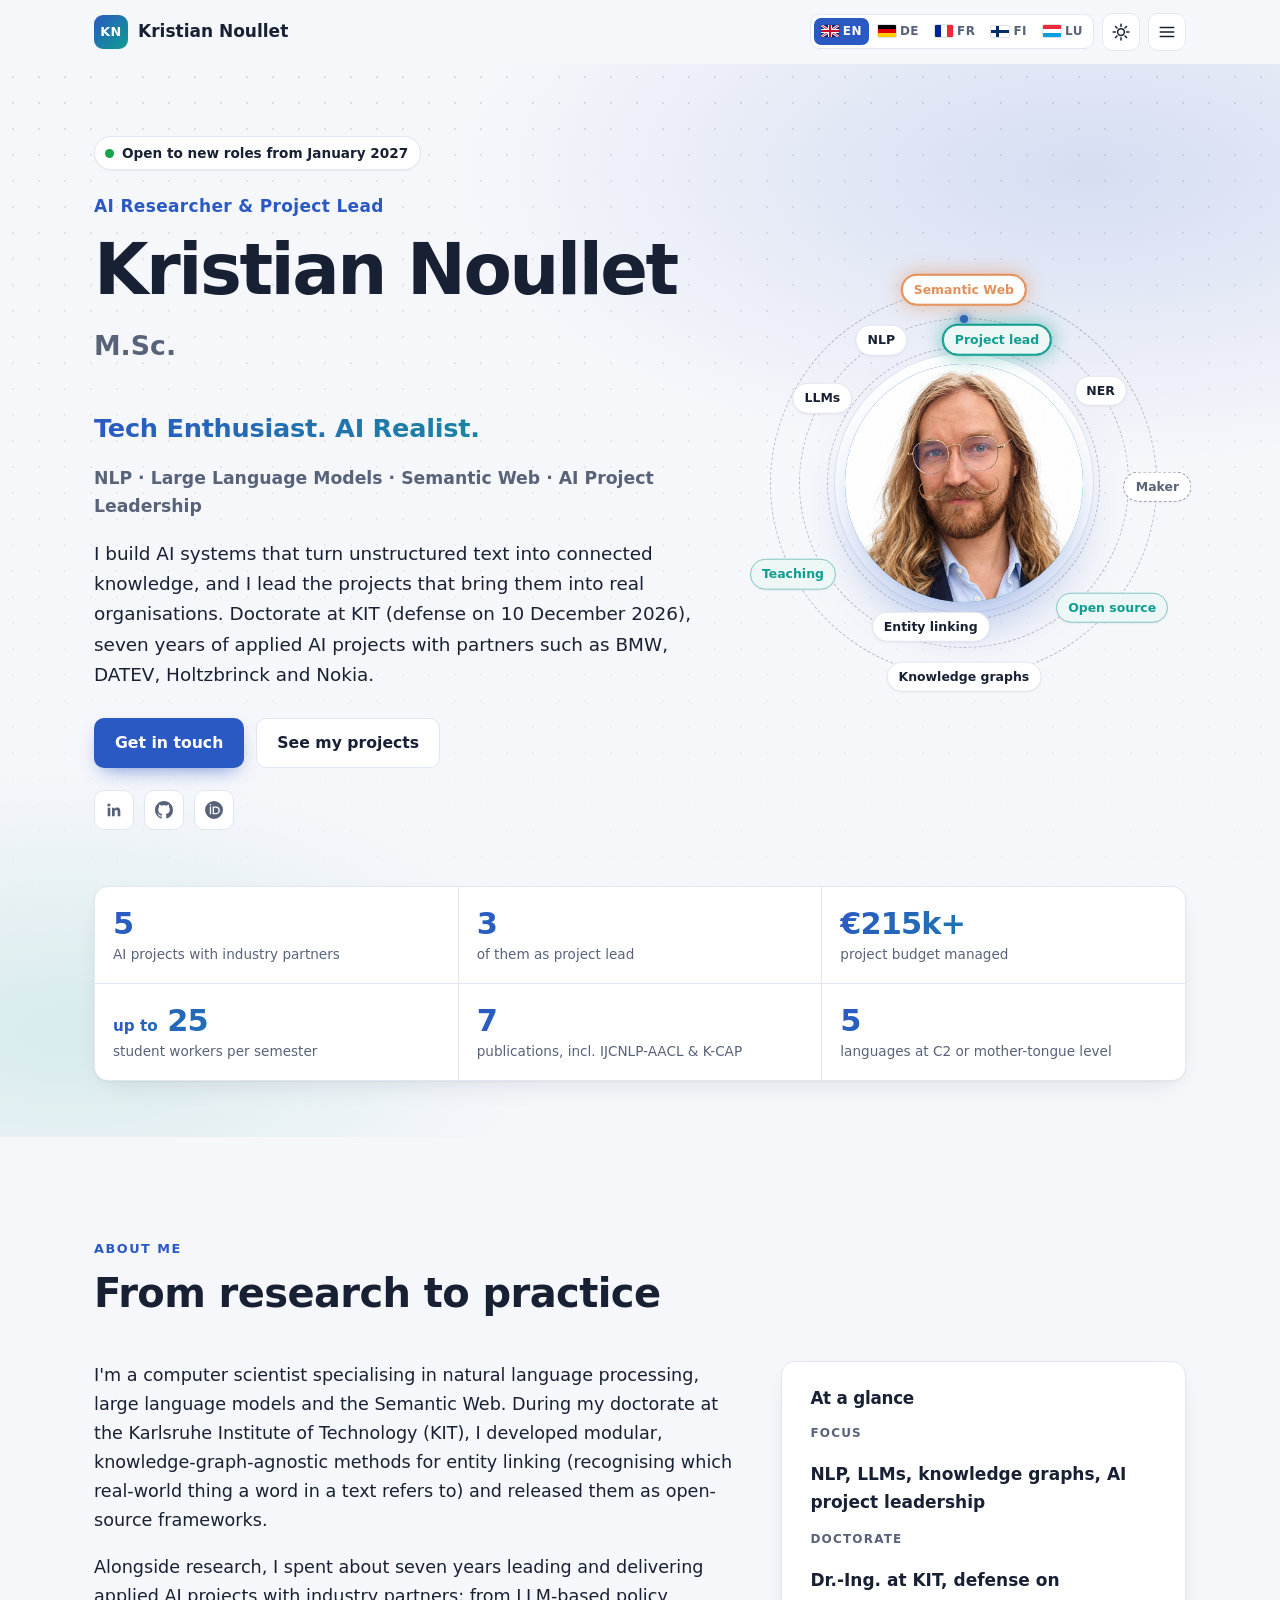
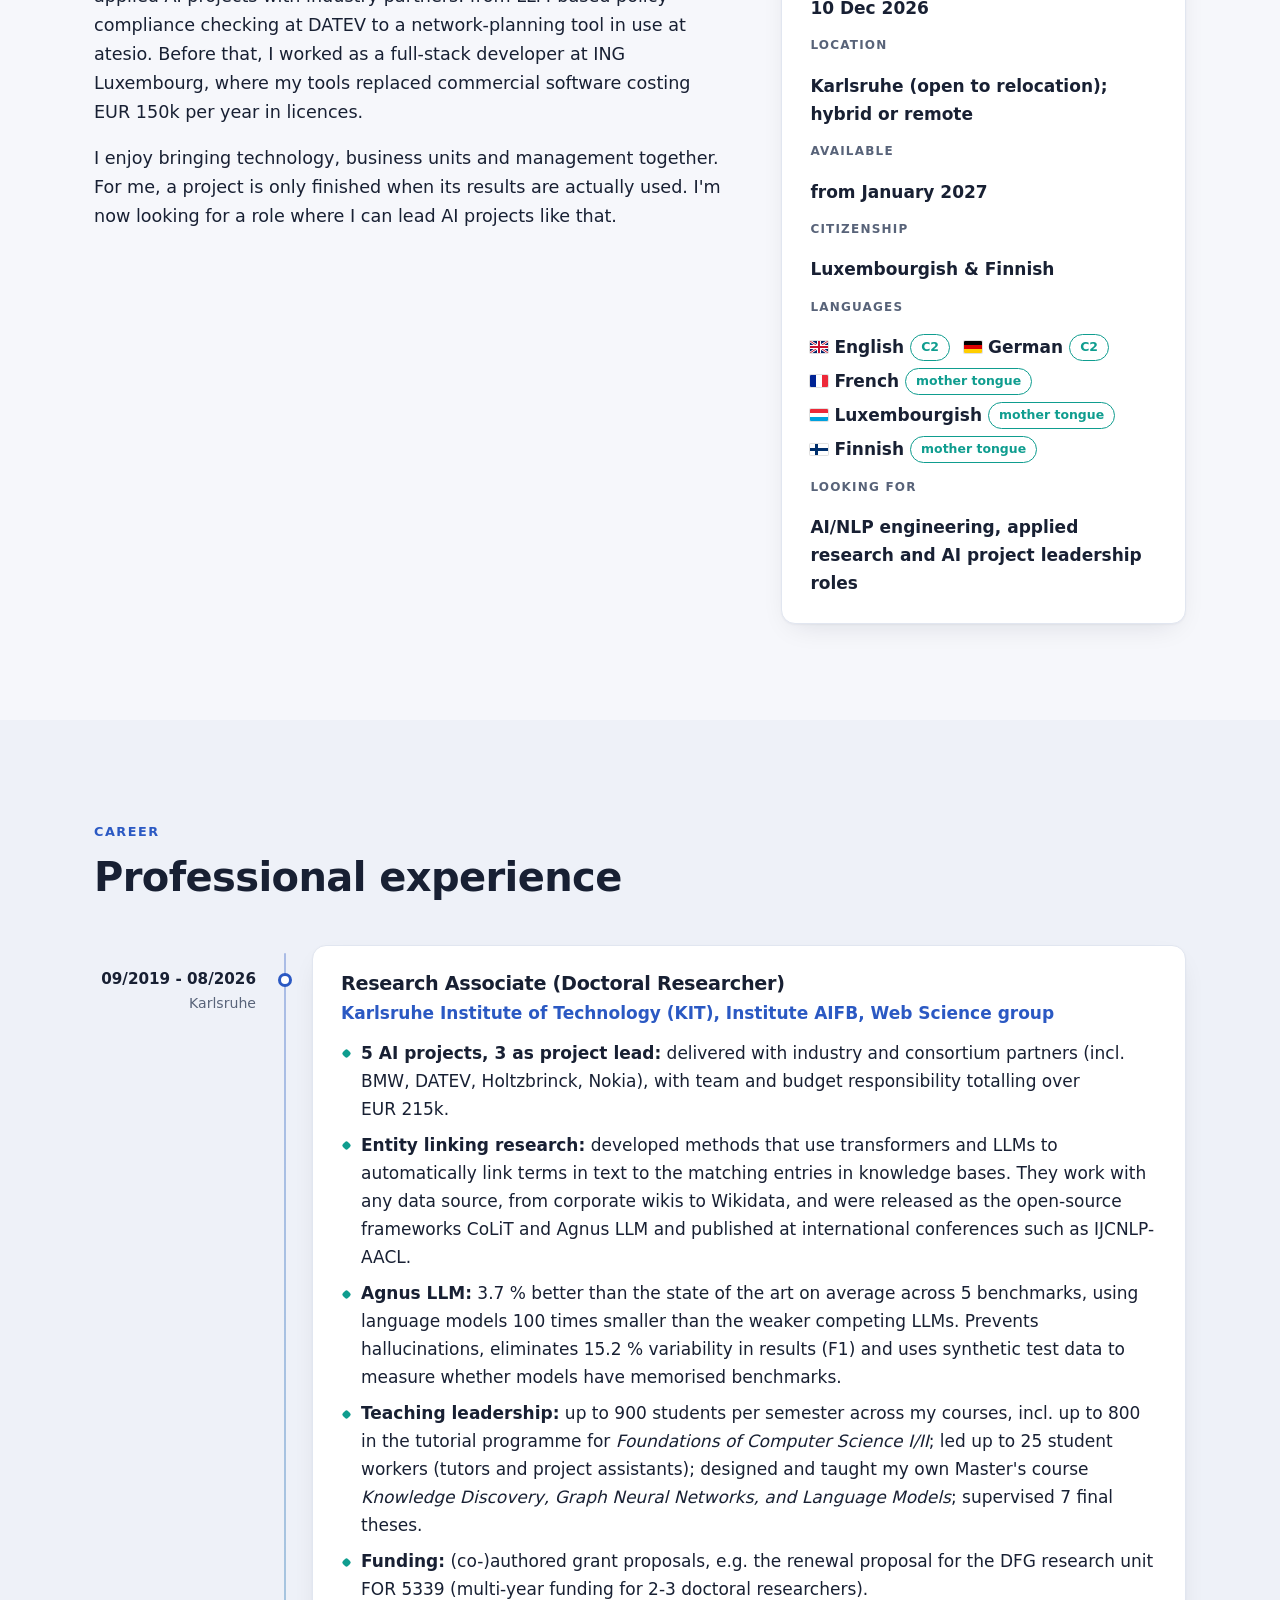
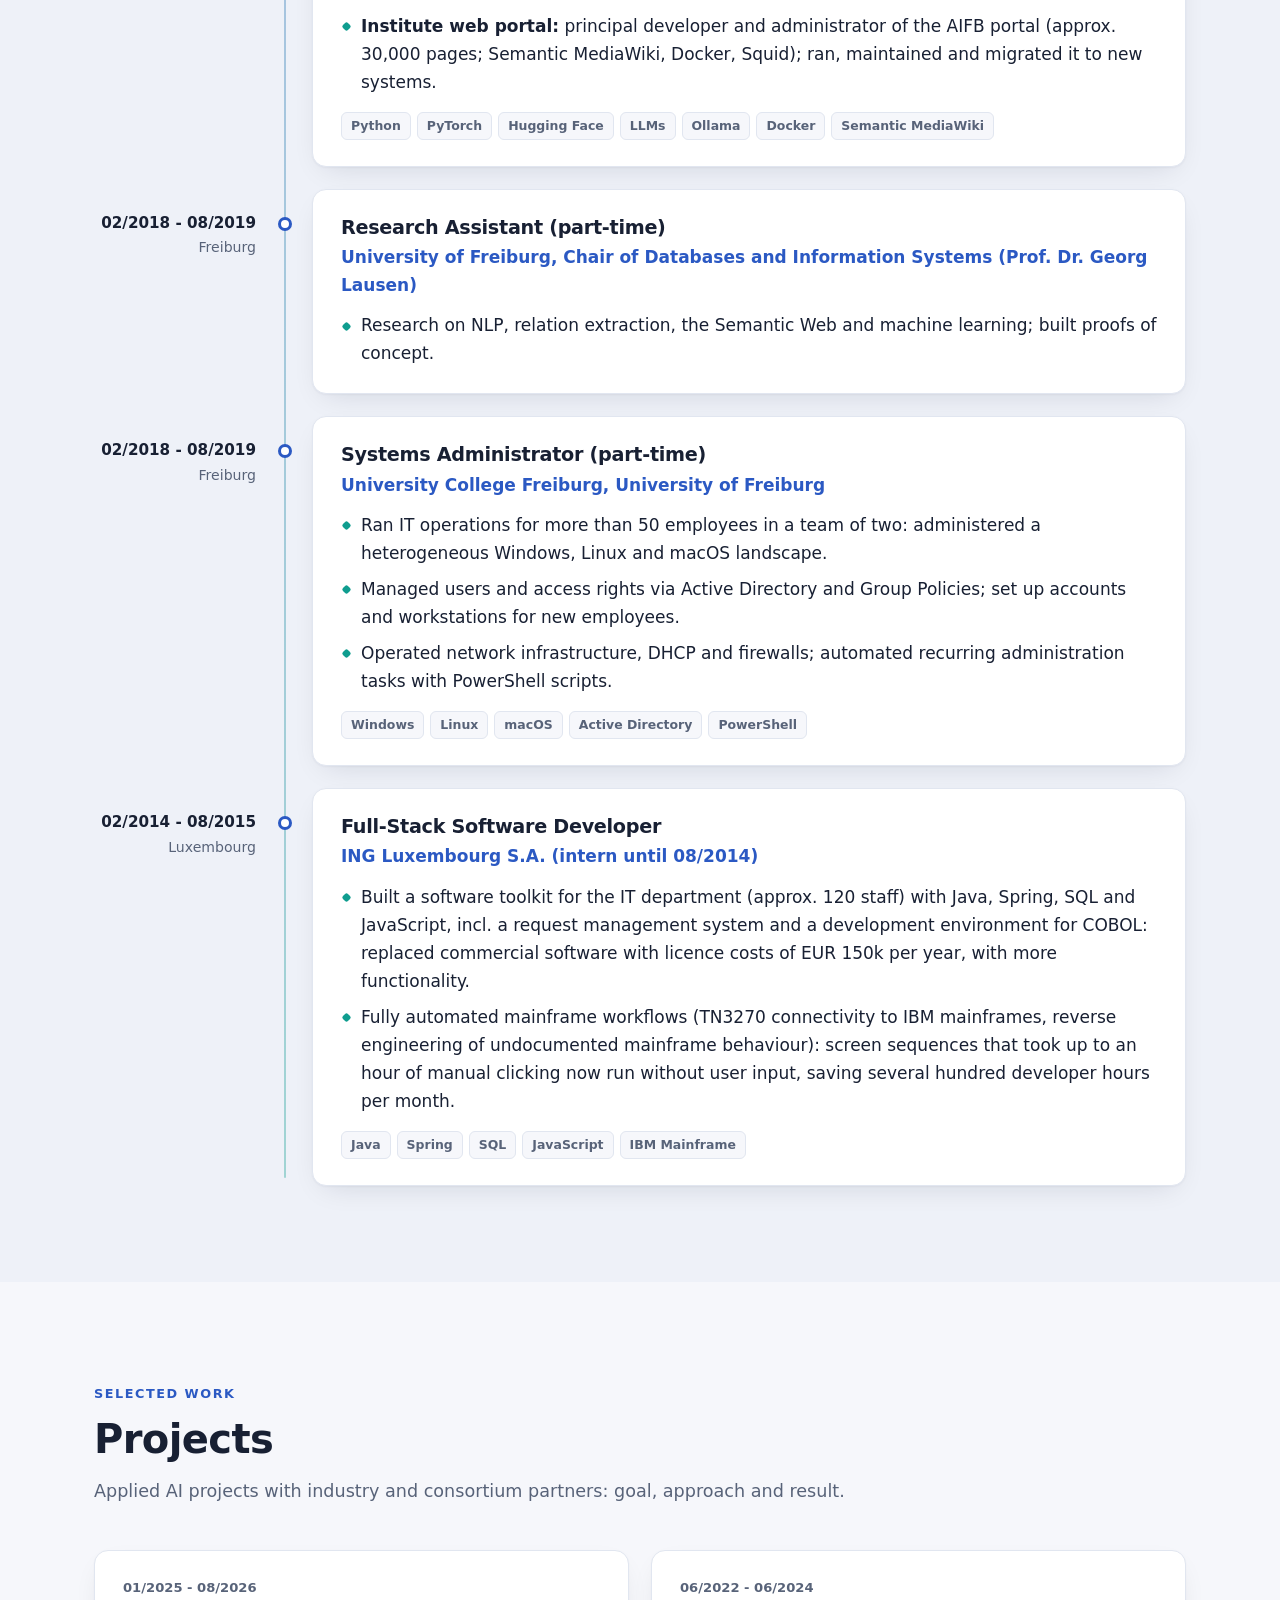
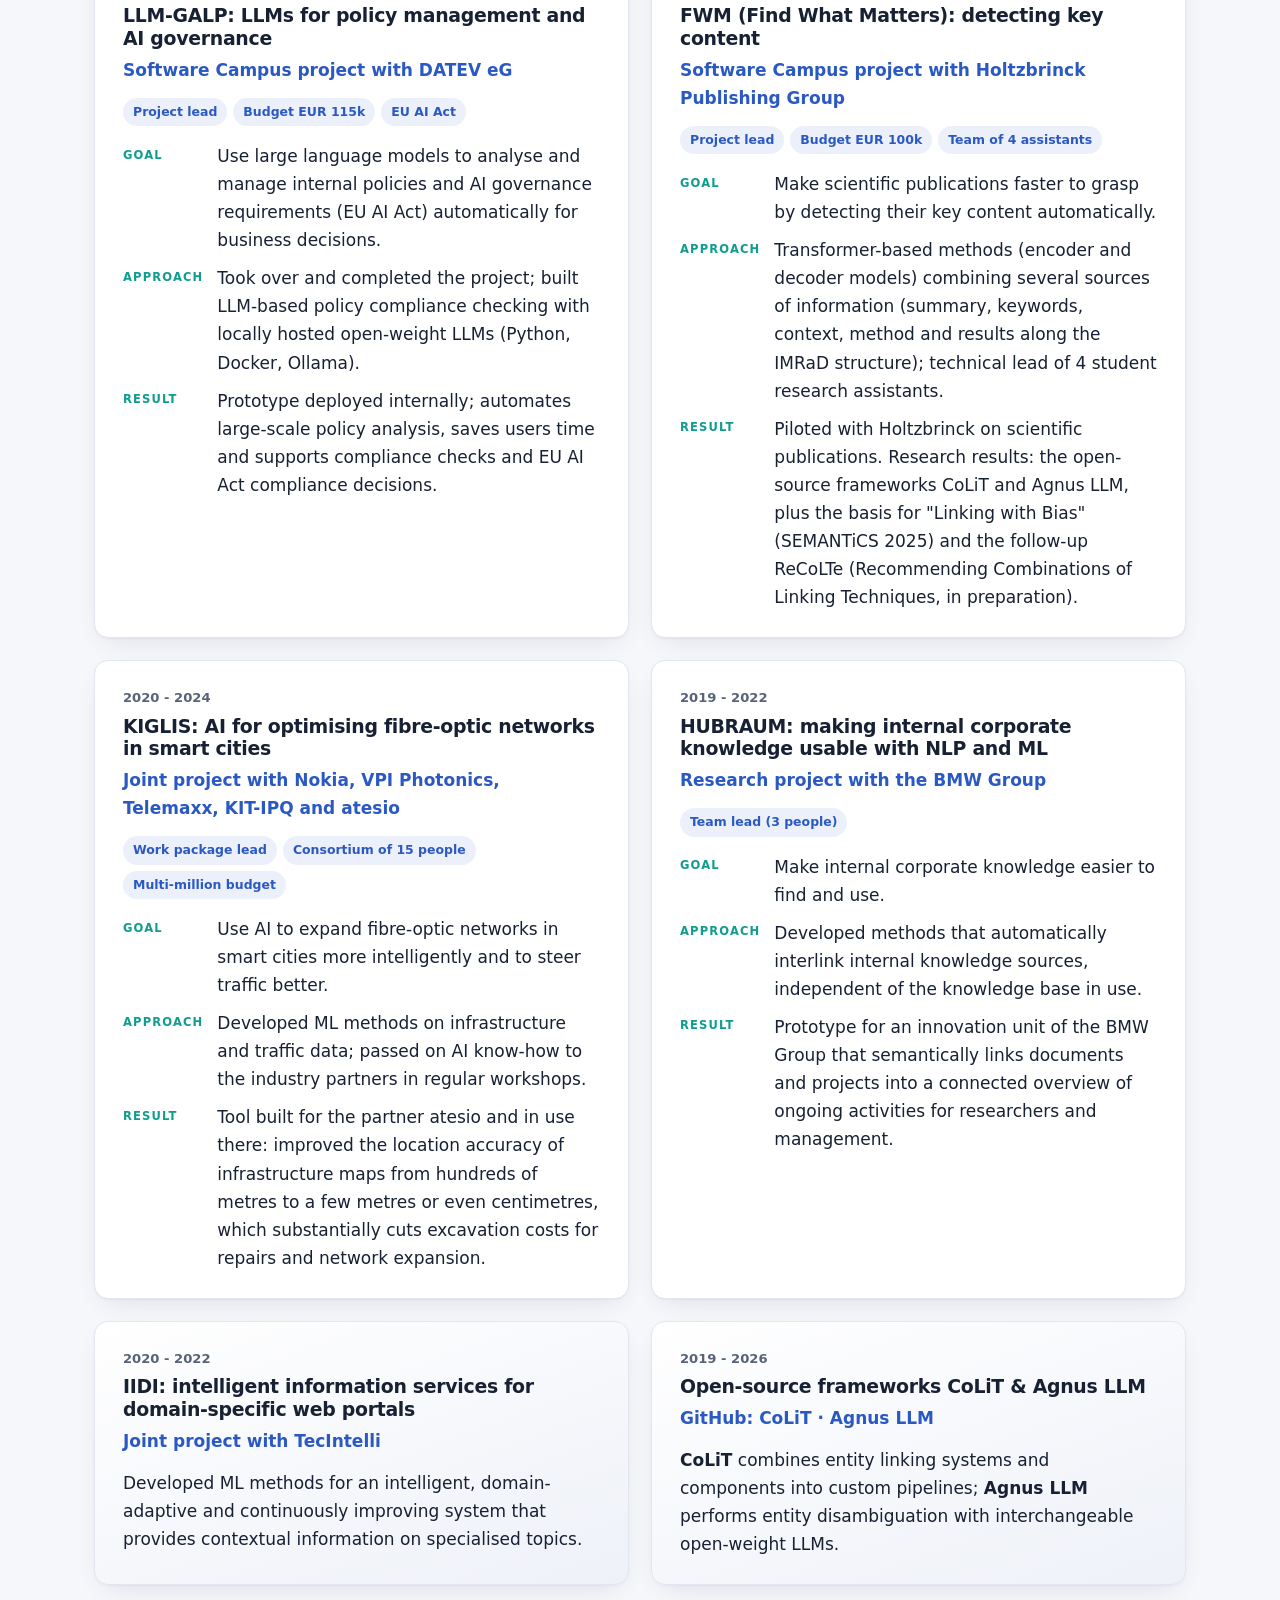
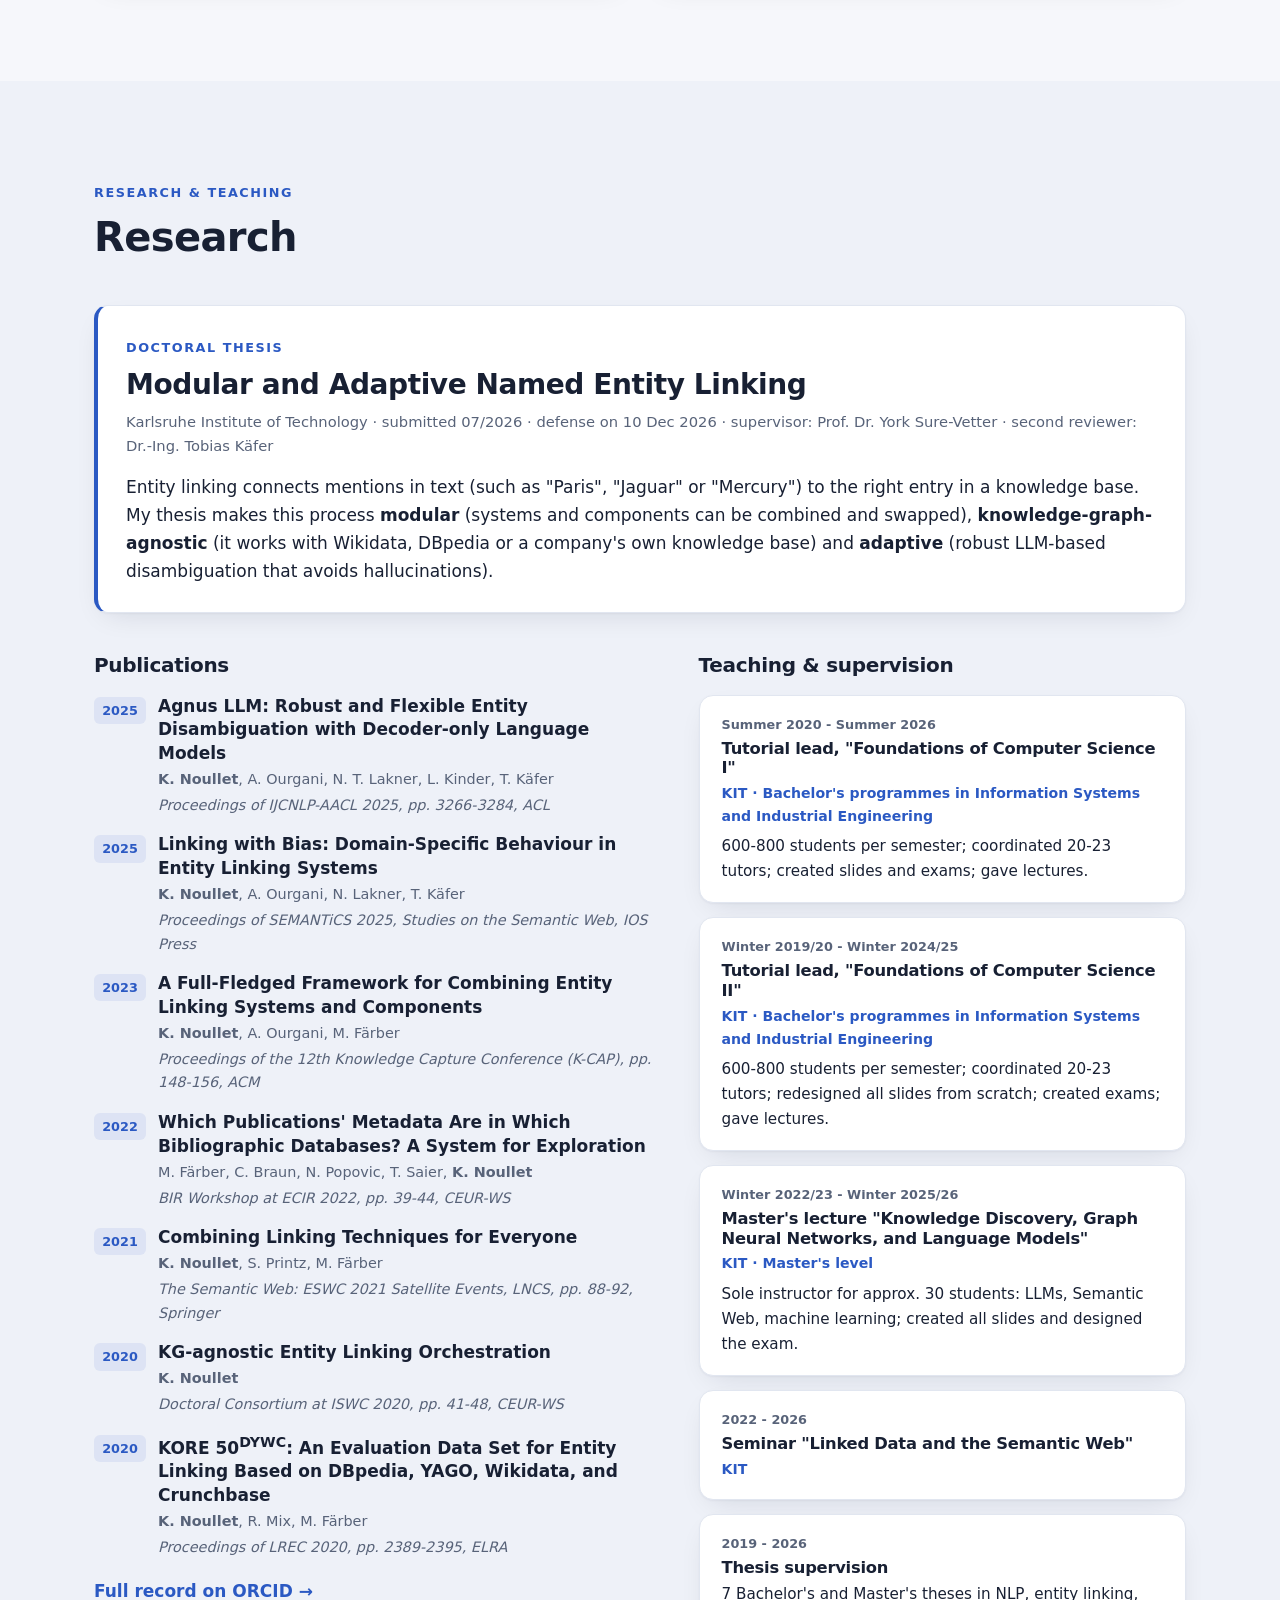
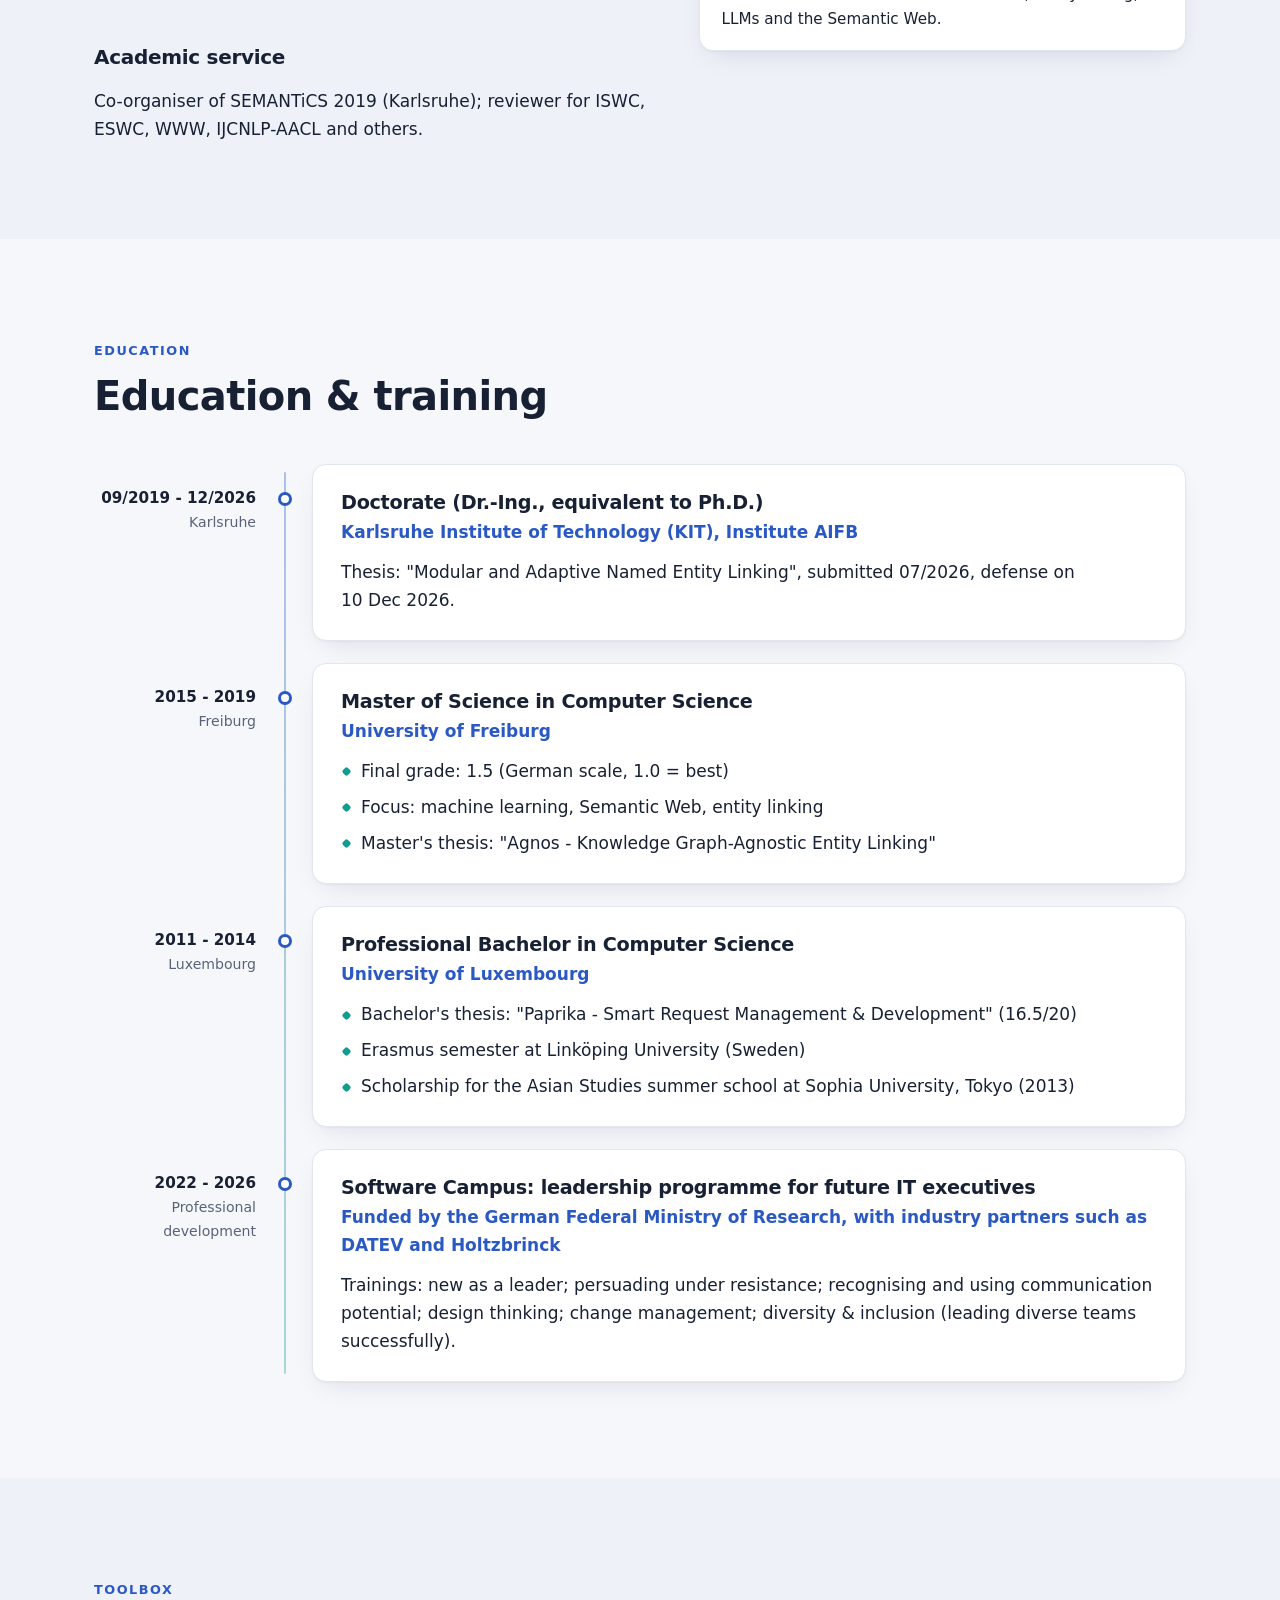
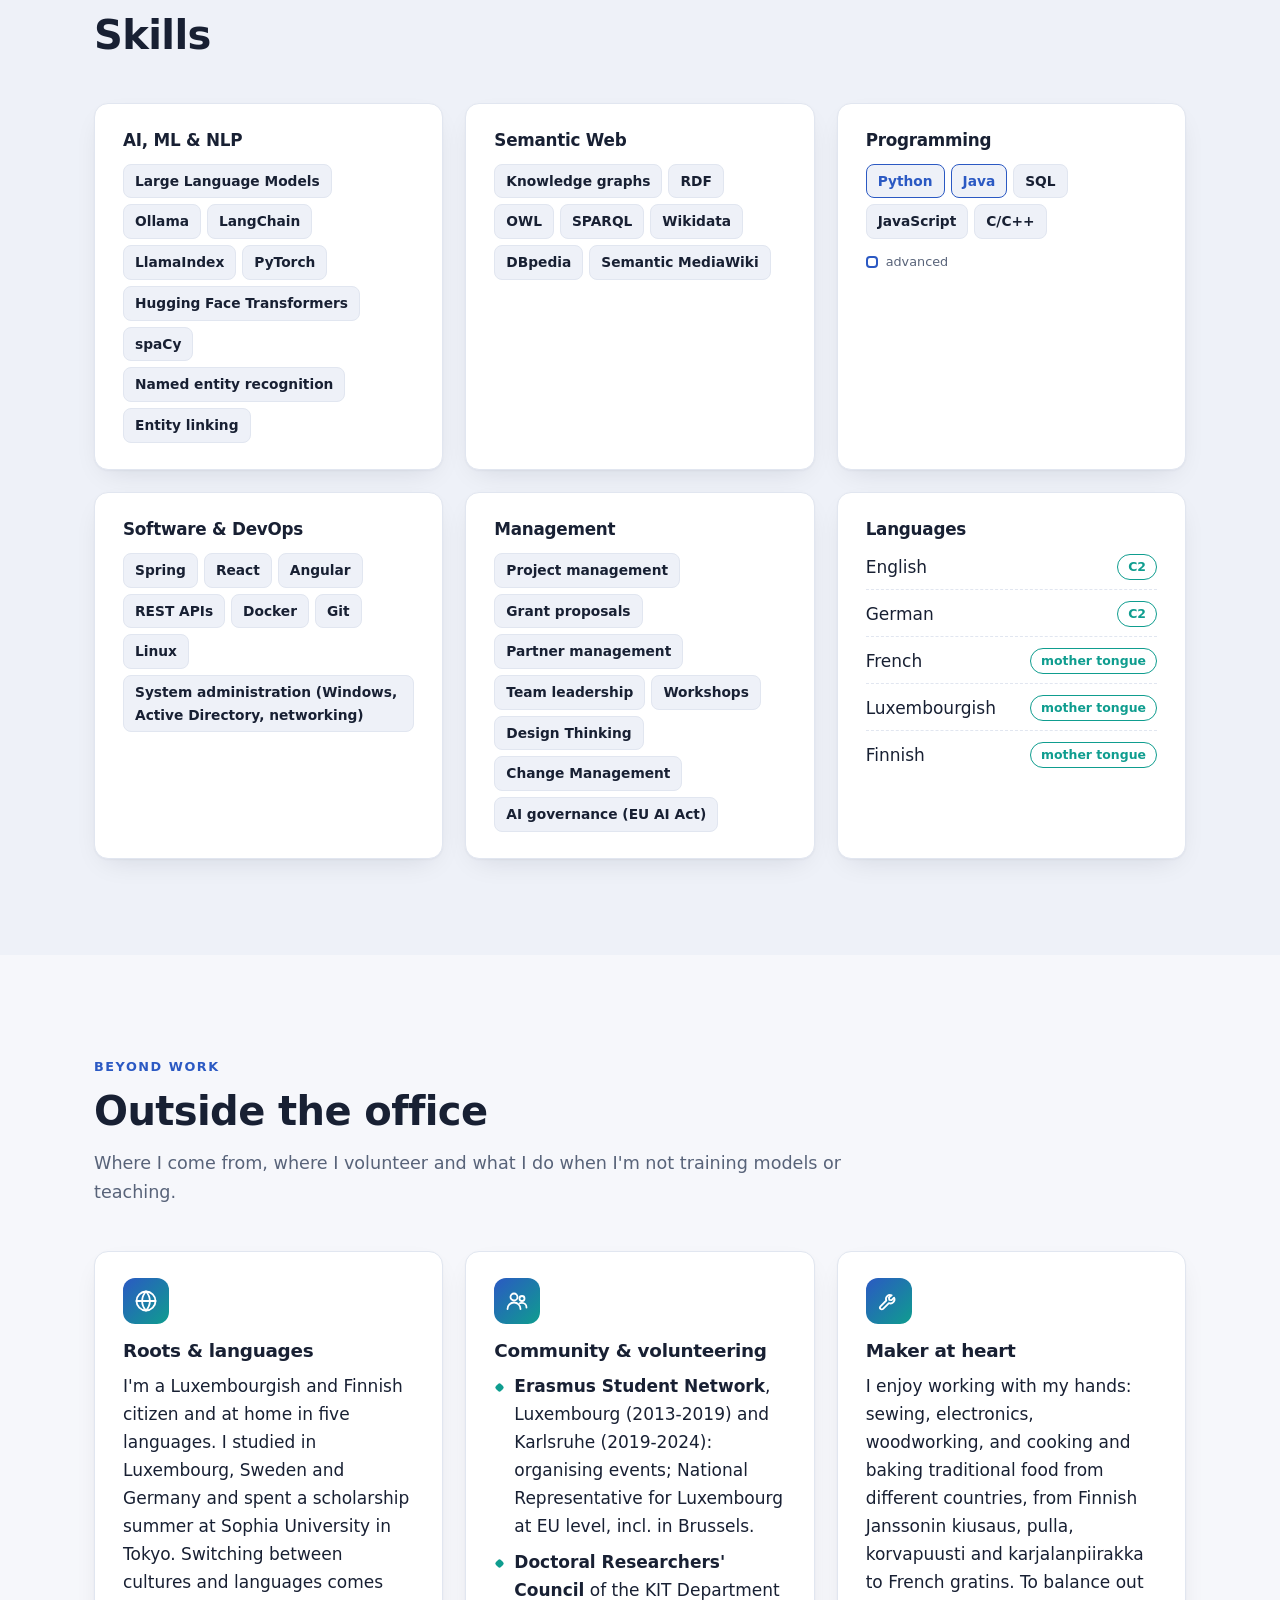
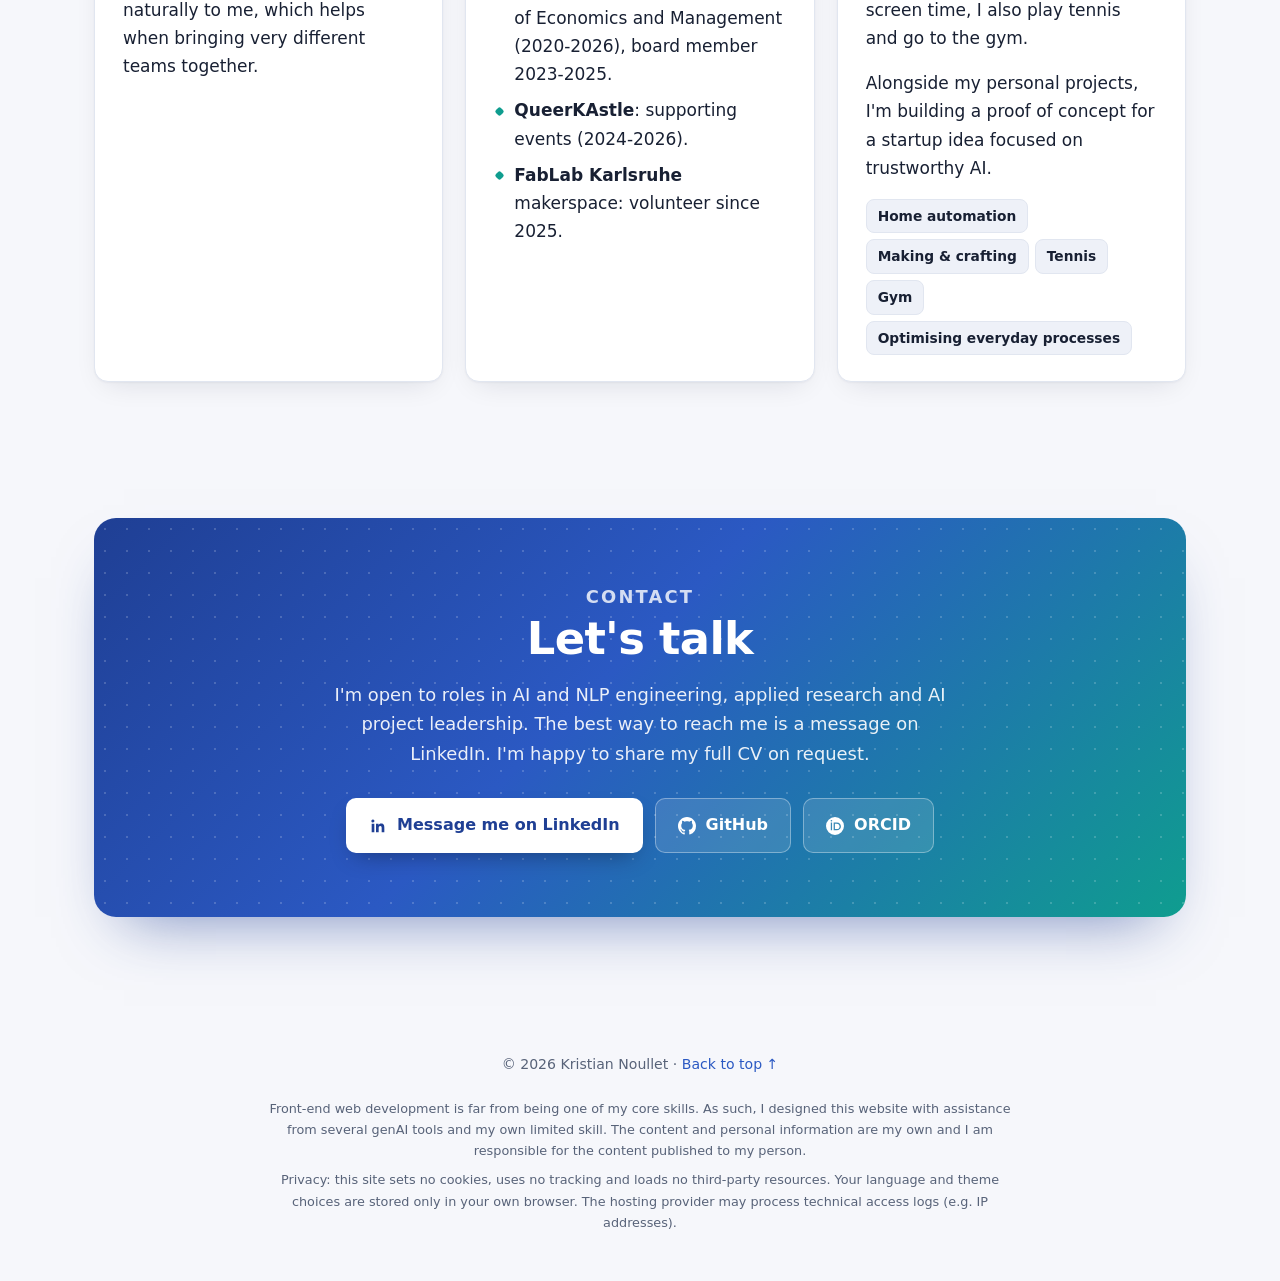
<file: index.html>
<!DOCTYPE html>
<html lang="en" data-theme="light">
<head>
  <meta charset="utf-8">
  <meta name="viewport" content="width=device-width, initial-scale=1">
  <script>
    // Runs before first paint: theme + language (avoids a flash of the wrong theme/language)
    (function () {
      var d = document.documentElement, langs = ['en', 'de', 'fr', 'fi', 'lu'], lang = null, t = null;
      d.classList.add('js');
      try { t = localStorage.getItem('kn-theme'); } catch (e) {}
      if (t !== 'light' && t !== 'dark') t = window.matchMedia && matchMedia('(prefers-color-scheme: dark)').matches ? 'dark' : 'light';
      d.setAttribute('data-theme', t);
      var q = new URLSearchParams(location.search).get('lang');
      if (q && langs.indexOf(q) > -1) lang = q;
      if (!lang) { try { lang = localStorage.getItem('kn-lang'); } catch (e) {} }
      if (!lang || langs.indexOf(lang) < 0) {
        lang = 'en';
        var nav = navigator.languages || [navigator.language || 'en'];
        for (var i = 0; i < nav.length; i++) {
          var c = String(nav[i]).toLowerCase().split('-')[0];
          if (c === 'lb' || c === 'ltz') c = 'lu'; // ISO code lb, shown as LU
          if (langs.indexOf(c) > -1) { lang = c; break; }
        }
      }
      d.setAttribute('data-lang', lang);
      if (lang !== 'en') {
        d.classList.add('i18n-pending');
        setTimeout(function () { d.classList.remove('i18n-pending'); }, 1500);
      }
    })();
  </script>

  <title data-i18n="meta.title">Kristian Noullet | AI Researcher &amp; Project Lead | NLP, LLMs, Semantic Web</title>
  <meta name="description" data-i18n-attr="content:meta.description" content="Kristian Noullet, computer scientist and AI researcher (KIT) specialising in NLP, large language models and the Semantic Web, with seven years of applied AI projects with partners such as BMW, DATEV, Holtzbrinck and Nokia.">
  <meta name="author" content="Kristian Noullet">
  <meta name="color-scheme" content="light dark">
  <meta name="theme-color" content="#2b59c3">
  <link rel="canonical" href="https://noullet.tech/">
  <link rel="alternate" hreflang="en" href="https://noullet.tech/?lang=en">
  <link rel="alternate" hreflang="de" href="https://noullet.tech/?lang=de">
  <link rel="alternate" hreflang="fr" href="https://noullet.tech/?lang=fr">
  <link rel="alternate" hreflang="fi" href="https://noullet.tech/?lang=fi">
  <link rel="alternate" hreflang="lb" href="https://noullet.tech/?lang=lu">
  <link rel="alternate" hreflang="x-default" href="https://noullet.tech/">

  <meta property="og:type" content="profile">
  <meta property="og:title" content="Kristian Noullet | AI Researcher &amp; Project Lead">
  <meta property="og:description" content="NLP · Large Language Models · Semantic Web · AI project leadership. Doctorate at KIT, seven years of applied AI projects with BMW, DATEV, Holtzbrinck and Nokia.">
  <meta property="og:url" content="https://noullet.tech/">
  <meta property="og:image" content="https://noullet.tech/assets/img/kristian-noullet.jpg">
  <meta property="og:image:width" content="800">
  <meta property="og:image:height" content="800">
  <meta property="og:image:alt" content="Portrait of Kristian Noullet">
  <meta property="profile:first_name" content="Kristian">
  <meta property="profile:last_name" content="Noullet">
  <meta name="twitter:card" content="summary">

  <link rel="icon" href="assets/img/favicon.svg" type="image/svg+xml">
  <link rel="stylesheet" href="assets/css/style.css">

  <script type="application/ld+json">
  {
    "@context": "https://schema.org",
    "@type": "Person",
    "name": "Kristian Noullet",
    "url": "https://noullet.tech/",
    "image": "https://noullet.tech/assets/img/kristian-noullet.jpg",
    "jobTitle": "AI Researcher & Project Lead",
    "description": "Computer scientist and AI researcher specialising in NLP, large language models, knowledge graphs and the Semantic Web.",
    "knowsAbout": ["Natural Language Processing", "Large Language Models", "Entity Linking", "Knowledge Graphs", "Semantic Web", "Machine Learning", "AI Project Management"],
    "knowsLanguage": ["en", "de", "fr", "fi", "lb"],
    "nationality": [{"@type": "Country", "name": "Luxembourg"}, {"@type": "Country", "name": "Finland"}],
    "alumniOf": [
      {"@type": "CollegeOrUniversity", "name": "Karlsruhe Institute of Technology (KIT)"},
      {"@type": "CollegeOrUniversity", "name": "University of Freiburg"},
      {"@type": "CollegeOrUniversity", "name": "University of Luxembourg"}
    ],
    "sameAs": [
      "https://www.linkedin.com/in/kristian-noullet",
      "https://github.com/kmdn",
      "https://orcid.org/0000-0002-4916-9443"
    ]
  }
  </script>
</head>
<body>
  <a class="skip-link" href="#main" data-i18n="a11y.skip">Skip to content</a>

  <!-- ============================== Header ============================== -->
  <header class="site-header" id="top">
    <div class="container header-inner">
      <a class="brand" href="#top" aria-label="Kristian Noullet">
        <span class="brand-mark" aria-hidden="true">KN</span>
        <span class="brand-name">Kristian Noullet</span>
      </a>

      <nav class="site-nav" id="site-nav" data-i18n-attr="aria-label:a11y.nav" aria-label="Main navigation">
        <ul>
          <li><a href="#about" data-i18n="nav.about">About</a></li>
          <li><a href="#experience" data-i18n="nav.experience">Experience</a></li>
          <li><a href="#projects" data-i18n="nav.projects">Projects</a></li>
          <li><a href="#research" data-i18n="nav.research">Research</a></li>
          <li><a href="#education" data-i18n="nav.education">Education</a></li>
          <li><a href="#skills" data-i18n="nav.skills">Skills</a></li>
          <li><a href="#personal" data-i18n="nav.personal">Beyond work</a></li>
          <li><a href="#contact" data-i18n="nav.contact">Contact</a></li>
        </ul>
      </nav>

      <div class="header-tools">
        <div class="lang-switch" role="group" data-i18n-attr="aria-label:a11y.lang" aria-label="Language">
          <button type="button" data-lang="en" lang="en" title="English" aria-label="English"><img class="lang-flag" src="assets/img/flag-en.svg" alt="" width="18" height="12">EN</button>
          <button type="button" data-lang="de" lang="de" title="Deutsch" aria-label="Deutsch"><img class="lang-flag" src="assets/img/flag-de.svg" alt="" width="18" height="12">DE</button>
          <button type="button" data-lang="fr" lang="fr" title="Français" aria-label="Français"><img class="lang-flag" src="assets/img/flag-fr.svg" alt="" width="18" height="12">FR</button>
          <button type="button" data-lang="fi" lang="fi" title="Suomi" aria-label="Suomi"><img class="lang-flag" src="assets/img/flag-fi.svg" alt="" width="18" height="11">FI</button>
          <button type="button" data-lang="lu" lang="lb" title="Lëtzebuergesch" aria-label="Lëtzebuergesch"><img class="lang-flag" src="assets/img/flag-lu.svg" alt="" width="18" height="12">LU</button>
        </div>
        <button type="button" class="icon-btn theme-toggle" data-i18n-attr="aria-label:a11y.theme;title:a11y.theme" aria-label="Switch between light and dark mode" title="Switch between light and dark mode">
          <svg class="icon-sun" viewBox="0 0 24 24" aria-hidden="true"><circle cx="12" cy="12" r="4.5"/><path d="M12 1.5v3M12 19.5v3M4.6 4.6l2.1 2.1M17.3 17.3l2.1 2.1M1.5 12h3M19.5 12h3M4.6 19.4l2.1-2.1M17.3 6.7l2.1-2.1"/></svg>
          <svg class="icon-moon" viewBox="0 0 24 24" aria-hidden="true"><path d="M20.5 14.2A8.5 8.5 0 0 1 9.8 3.5a8.5 8.5 0 1 0 10.7 10.7z"/></svg>
        </button>
        <button type="button" class="icon-btn nav-toggle" aria-controls="site-nav" aria-expanded="false" data-i18n-attr="aria-label:a11y.menu" aria-label="Menu">
          <svg viewBox="0 0 24 24" aria-hidden="true"><path d="M3 6h18M3 12h18M3 18h18"/></svg>
        </button>
      </div>
    </div>
  </header>

  <main id="main">
    <!-- ============================== Hero ============================== -->
    <section class="hero">
      <div class="container hero-inner">
        <div class="hero-text">
          <p class="status-pill"><span class="pulse" aria-hidden="true"></span>          <span data-i18n="hero.status">Open to new roles from January 2027</span></p>
                    <p class="eyebrow" data-i18n="hero.role">AI Researcher &amp; Project Lead</p>
          <h1>Kristian Noullet <span class="suffix">M.Sc.</span></h1>
          <p class="hero-motto" data-i18n="hero.motto">Tech Enthusiast. AI Realist.</p>
          <p class="hero-focus" data-i18n="hero.focus">NLP · Large Language Models · Semantic Web · AI Project Leadership</p>
          <p class="hero-intro" data-i18n="hero.intro">I build AI systems that turn unstructured text into connected knowledge, and I lead the projects that bring them into real organisations. Doctorate at KIT (defense on 10&nbsp;December&nbsp;2026), seven years of applied AI projects with partners such as BMW, DATEV, Holtzbrinck and Nokia.</p>
          <div class="hero-actions">
            <a class="btn btn-primary" href="#contact" data-i18n="hero.cta.contact">Get in touch</a>
            <a class="btn btn-ghost" href="#projects" data-i18n="hero.cta.projects">See my projects</a>
          </div>
          <ul class="social">
            <li><a href="https://www.linkedin.com/in/kristian-noullet" rel="me noopener" target="_blank" aria-label="LinkedIn" title="LinkedIn"><svg viewBox="0 0 24 24" aria-hidden="true"><path d="M20.45 20.45h-3.56v-5.57c0-1.33-.03-3.04-1.85-3.04-1.86 0-2.14 1.45-2.14 2.94v5.67H9.34V9h3.42v1.56h.05c.48-.9 1.63-1.85 3.37-1.85 3.6 0 4.27 2.37 4.27 5.46v6.28zM5.34 7.43a2.07 2.07 0 1 1 0-4.13 2.07 2.07 0 0 1 0 4.13zM7.12 20.45H3.56V9h3.56v11.45z"/></svg></a></li>
            <li><a href="https://github.com/kmdn" rel="me noopener" target="_blank" aria-label="GitHub" title="GitHub"><svg viewBox="0 0 16 16" aria-hidden="true"><path d="M8 0C3.58 0 0 3.58 0 8c0 3.54 2.29 6.53 5.47 7.59.4.07.55-.17.55-.38 0-.19-.01-.82-.01-1.49-2.01.37-2.53-.49-2.69-.94-.09-.23-.48-.94-.82-1.13-.28-.15-.68-.52-.01-.53.63-.01 1.08.58 1.23.82.72 1.21 1.87.87 2.33.66.07-.52.28-.87.51-1.07-1.78-.2-3.64-.89-3.64-3.95 0-.87.31-1.59.82-2.15-.08-.2-.36-1.02.08-2.12 0 0 .67-.21 2.2.82.64-.18 1.32-.27 2-.27.68 0 1.36.09 2 .27 1.53-1.04 2.2-.82 2.2-.82.44 1.1.16 1.92.08 2.12.51.56.82 1.27.82 2.15 0 3.07-1.87 3.75-3.65 3.95.29.25.54.73.54 1.48 0 1.07-.01 1.93-.01 2.2 0 .21.15.46.55.38A8.01 8.01 0 0 0 16 8c0-4.42-3.58-8-8-8z"/></svg></a></li>
            <li><a href="https://orcid.org/0000-0002-4916-9443" rel="me noopener" target="_blank" aria-label="ORCID" title="ORCID"><svg viewBox="0 0 24 24" aria-hidden="true"><path fill-rule="evenodd" d="M12 0a12 12 0 1 0 0 24 12 12 0 0 0 0-24zM8.1 17.6H6.4V7.4h1.7v10.2zM7.25 6.1a1.1 1.1 0 1 1 0-2.2 1.1 1.1 0 0 1 0 2.2zM10.2 7.4h4.1c3.9 0 5.6 2.8 5.6 5.1 0 2.5-2 5.1-5.6 5.1h-4.1V7.4zm1.7 1.5v7.2h2.3c3.2 0 3.9-2.4 3.9-3.6 0-2-1.3-3.6-4-3.6h-2.2z"/></svg></a></li>
          </ul>
        </div>
        <div class="hero-visual" aria-hidden="true">
          <div class="avatar">
            <!-- Initials stay underneath as a fallback if the photo can't load -->
            <span class="avatar-initials">KN</span>
            <img src="assets/img/kristian-noullet.jpg" alt="Kristian Noullet" width="800" height="800" fetchpriority="high" decoding="async">
          </div>
          <!-- Rings rotate (each carries a dot); labels sit still on their rings so they stay readable,
               and glow while any ring's dot passes under them (detected in main.js).
               Positions were optimised so no label collides in any language at any desktop size.
               on-N = which ring the label sits on, --deg = angle from the top, clockwise. -->
          <div class="orbit orbit-1"></div>
          <div class="orbit orbit-2"></div>
          <div class="orbit orbit-3"></div>
          <div class="nodes">
            <span class="node on-1 node-quality" style="--deg: 13" data-i18n="node.lead">Project lead</span>
            <span class="node on-1" style="--deg: 193">Entity linking</span>
            <span class="node on-2" style="--deg: 56">NER</span>
            <span class="node on-2" style="--deg: 301">LLMs</span>
            <span class="node on-2" style="--deg: 330">NLP</span>
            <span class="node on-3" style="--deg: 0">Semantic Web</span>
            <span class="node on-3 node-personal" style="--deg: 91" data-i18n="node.maker">Maker</span>
            <span class="node on-3 node-quality" style="--deg: 130" data-i18n="node.oss">Open source</span>
            <span class="node on-3" style="--deg: 180" data-i18n="skill.kg">Knowledge graphs</span>
            <span class="node on-3 node-quality" style="--deg: 242" data-i18n="node.teaching">Teaching</span>
          </div>
        </div>
      </div>

      <div class="container">
        <ul class="stats">
          <li><strong>5</strong><span data-i18n="stats.projects">AI projects with industry partners</span></li>
          <li><strong>3</strong><span data-i18n="stats.lead">of them as project lead</span></li>
          <li><strong data-i18n="stats.budget.num">€215k+</strong><span data-i18n="stats.budget">project budget managed</span></li>
          <li><strong data-i18n="stats.workers.num"><small>up to</small> 25</strong><span data-i18n="stats.workers">student workers per semester</span></li>
          <li><strong>7</strong><span data-i18n="stats.pubs">publications, incl. IJCNLP-AACL &amp; K-CAP</span></li>
          <li><strong>5</strong><span data-i18n="stats.langs">languages at C2 or mother-tongue level</span></li>
        </ul>
      </div>
    </section>

    <!-- ============================== About ============================== -->
    <section class="section" id="about">
      <div class="container">
        <header class="section-head reveal">
          <p class="kicker" data-i18n="about.kicker">About me</p>
          <h2 data-i18n="about.title">From research to practice</h2>
        </header>
        <div class="about-grid">
          <div class="prose reveal">
            <p data-i18n="about.p1">I'm a computer scientist specialising in natural language processing, large language models and the Semantic Web. During my doctorate at the Karlsruhe Institute of Technology (KIT), I developed modular, knowledge-graph-agnostic methods for entity linking (recognising which real-world thing a word in a text refers to) and released them as open-source frameworks.</p>
            <p data-i18n="about.p2">Alongside research, I spent about seven years leading and delivering applied AI projects with industry partners: from LLM-based policy compliance checking at DATEV to a network-planning tool in use at atesio. Before that, I worked as a full-stack developer at ING Luxembourg, where my tools replaced commercial software costing EUR&nbsp;150k per year in licences.</p>
            <p data-i18n="about.p3">I enjoy bringing technology, business units and management together. For me, a project is only finished when its results are actually used. I'm now looking for a role where I can lead AI projects like that.</p>
          </div>
          <aside class="card glance reveal">
            <h3 data-i18n="glance.title">At a glance</h3>
            <dl>
              <dt data-i18n="glance.focus.k">Focus</dt>
              <dd data-i18n="glance.focus.v">NLP, LLMs, knowledge graphs, AI project leadership</dd>
              <dt data-i18n="glance.degree.k">Doctorate</dt>
              <dd data-i18n="glance.degree.v">Dr.-Ing. at KIT, defense on 10&nbsp;Dec&nbsp;2026</dd>
              <dt data-i18n="glance.loc.k">Location</dt>
              <dd data-i18n="glance.loc.v">Karlsruhe (open to relocation); hybrid or remote</dd>
              <dt data-i18n="glance.avail.k">Available</dt>
              <dd data-i18n="glance.avail.v">from January 2027</dd>
              <dt data-i18n="glance.nat.k">Citizenship</dt>
              <dd data-i18n="glance.nat.v">Luxembourgish &amp; Finnish</dd>
              <dt data-i18n="glance.langs.k">Languages</dt>
              <dd>
                <ul class="glance-languages">
                  <li><img class="lang-flag" src="assets/img/flag-en.svg" alt="" width="18" height="12"><span data-i18n="lang.en">English</span><span class="lang-level">C2</span></li>
                  <li><img class="lang-flag" src="assets/img/flag-de.svg" alt="" width="18" height="12"><span data-i18n="lang.de">German</span><span class="lang-level">C2</span></li>
                  <li><img class="lang-flag" src="assets/img/flag-fr.svg" alt="" width="18" height="12"><span data-i18n="lang.fr">French</span><span class="lang-level" data-i18n="level.native">mother tongue</span></li>
                  <li><img class="lang-flag" src="assets/img/flag-lu.svg" alt="" width="18" height="12"><span data-i18n="lang.lu">Luxembourgish</span><span class="lang-level" data-i18n="level.native">mother tongue</span></li>
                  <li><img class="lang-flag" src="assets/img/flag-fi.svg" alt="" width="18" height="11"><span data-i18n="lang.fi">Finnish</span><span class="lang-level" data-i18n="level.native">mother tongue</span></li>
                </ul>
              </dd>
              <dt data-i18n="glance.looking.k">Looking for</dt>
              <dd data-i18n="glance.looking.v">AI/NLP engineering, applied research and AI project leadership roles</dd>
            </dl>
          </aside>
        </div>
      </div>
    </section>

    <!-- ============================== Experience ============================== -->
    <section class="section section-alt" id="experience">
      <div class="container">
        <header class="section-head reveal">
          <p class="kicker" data-i18n="exp.kicker">Career</p>
          <h2 data-i18n="exp.title">Professional experience</h2>
        </header>

        <ol class="timeline">
          <li class="tl-item reveal">
            <div class="tl-meta"><span class="tl-date">09/2019 - 08/2026</span><span class="tl-place">Karlsruhe</span></div>
            <div class="tl-body card">
              <h3 data-i18n="exp.kit.role">Research Associate (Doctoral Researcher)</h3>
              <p class="tl-org" data-i18n="exp.kit.org">Karlsruhe Institute of Technology (KIT), Institute AIFB, Web Science group</p>
              <ul class="bullets">
                <li data-i18n="exp.kit.b1"><strong>5 AI projects, 3 as project lead:</strong> delivered with industry and consortium partners (incl. BMW, DATEV, Holtzbrinck, Nokia), with team and budget responsibility totalling over EUR&nbsp;215k.</li>
                <li data-i18n="exp.kit.b2"><strong>Entity linking research:</strong> developed methods that use transformers and LLMs to automatically link terms in text to the matching entries in knowledge bases. They work with any data source, from corporate wikis to Wikidata, and were released as the open-source frameworks CoLiT and Agnus LLM and published at international conferences such as IJCNLP-AACL.</li>
                <li data-i18n="exp.kit.b3"><strong>Agnus LLM:</strong> 3.7&nbsp;% better than the state of the art on average across 5 benchmarks, using language models 100 times smaller than the weaker competing LLMs. Prevents hallucinations, eliminates 15.2&nbsp;% variability in results (F1) and uses synthetic test data to measure whether models have memorised benchmarks.</li>
                <li data-i18n="exp.kit.b4"><strong>Teaching leadership:</strong> up to 900 students per semester across my courses, incl. up to 800 in the tutorial programme for <em>Foundations of Computer Science I/II</em>; led up to 25 student workers (tutors and project assistants); designed and taught my own Master's course <em>Knowledge Discovery, Graph Neural Networks, and Language Models</em>; supervised 7 final theses.</li>
                <li data-i18n="exp.kit.b5"><strong>Funding:</strong> (co-)authored grant proposals, e.g. the renewal proposal for the DFG research unit FOR&nbsp;5339 (multi-year funding for 2-3 doctoral researchers).</li>
                <li data-i18n="exp.kit.b6"><strong>Institute web portal:</strong> principal developer and administrator of the AIFB portal (approx. 30,000 pages; Semantic MediaWiki, Docker, Squid); ran, maintained and migrated it to new systems.</li>
              </ul>
              <ul class="tags"><li>Python</li><li>PyTorch</li><li>Hugging Face</li><li>LLMs</li><li>Ollama</li><li>Docker</li><li>Semantic MediaWiki</li></ul>
            </div>
          </li>

          <li class="tl-item reveal">
            <div class="tl-meta"><span class="tl-date">02/2018 - 08/2019</span><span class="tl-place">Freiburg</span></div>
            <div class="tl-body card">
              <h3 data-i18n="exp.ra.role">Research Assistant (part-time)</h3>
              <p class="tl-org" data-i18n="exp.ra.org">University of Freiburg, Chair of Databases and Information Systems (Prof. Dr. Georg Lausen)</p>
              <ul class="bullets">
                <li data-i18n="exp.ra.b1">Research on NLP, relation extraction, the Semantic Web and machine learning; built proofs of concept.</li>
              </ul>
            </div>
          </li>

          <li class="tl-item reveal">
            <div class="tl-meta"><span class="tl-date">02/2018 - 08/2019</span><span class="tl-place">Freiburg</span></div>
            <div class="tl-body card">
              <h3 data-i18n="exp.sys.role">Systems Administrator (part-time)</h3>
              <p class="tl-org" data-i18n="exp.sys.org">University College Freiburg, University of Freiburg</p>
              <ul class="bullets">
                <li data-i18n="exp.sys.b1">Ran IT operations for more than 50 employees in a team of two: administered a heterogeneous Windows, Linux and macOS landscape.</li>
                <li data-i18n="exp.sys.b2">Managed users and access rights via Active Directory and Group Policies; set up accounts and workstations for new employees.</li>
                <li data-i18n="exp.sys.b3">Operated network infrastructure, DHCP and firewalls; automated recurring administration tasks with PowerShell scripts.</li>
              </ul>
              <ul class="tags"><li>Windows</li><li>Linux</li><li>macOS</li><li>Active Directory</li><li>PowerShell</li></ul>
            </div>
          </li>

          <li class="tl-item reveal">
            <div class="tl-meta"><span class="tl-date">02/2014 - 08/2015</span><span class="tl-place" data-i18n="place.lux">Luxembourg</span></div>
            <div class="tl-body card">
              <h3 data-i18n="exp.ing.role">Full-Stack Software Developer</h3>
              <p class="tl-org" data-i18n="exp.ing.org">ING Luxembourg S.A. (intern until 08/2014)</p>
              <ul class="bullets">
                <li data-i18n="exp.ing.b1">Built a software toolkit for the IT department (approx. 120 staff) with Java, Spring, SQL and JavaScript, incl. a request management system and a development environment for COBOL: replaced commercial software with licence costs of EUR&nbsp;150k per year, with more functionality.</li>
                <li data-i18n="exp.ing.b2">Fully automated mainframe workflows (TN3270 connectivity to IBM mainframes, reverse engineering of undocumented mainframe behaviour): screen sequences that took up to an hour of manual clicking now run without user input, saving several hundred developer hours per month.</li>
              </ul>
              <ul class="tags"><li>Java</li><li>Spring</li><li>SQL</li><li>JavaScript</li><li>IBM Mainframe</li></ul>
            </div>
          </li>
        </ol>
      </div>
    </section>

    <!-- ============================== Projects ============================== -->
    <section class="section" id="projects">
      <div class="container">
        <header class="section-head reveal">
          <p class="kicker" data-i18n="proj.kicker">Selected work</p>
          <h2 data-i18n="proj.title">Projects</h2>
          <p class="section-lead" data-i18n="proj.lead">Applied AI projects with industry and consortium partners: goal, approach and result.</p>
        </header>

        <div class="project-grid">
          <article class="card project reveal">
            <p class="project-date">01/2025 - 08/2026</p>
            <h3 data-i18n="proj.llm.title">LLM-GALP: LLMs for policy management and AI governance</h3>
            <p class="project-org" data-i18n="proj.llm.org">Software Campus project with DATEV eG</p>
            <ul class="facts"><li data-i18n="fact.lead">Project lead</li><li data-i18n="proj.llm.f2">Budget EUR&nbsp;115k</li><li>EU AI Act</li></ul>
            <dl class="gar">
              <dt data-i18n="label.goal">Goal</dt>
              <dd data-i18n="proj.llm.goal">Use large language models to analyse and manage internal policies and AI governance requirements (EU AI Act) automatically for business decisions.</dd>
              <dt data-i18n="label.approach">Approach</dt>
              <dd data-i18n="proj.llm.approach">Took over and completed the project; built LLM-based policy compliance checking with locally hosted open-weight LLMs (Python, Docker, Ollama).</dd>
              <dt data-i18n="label.result">Result</dt>
              <dd data-i18n="proj.llm.result">Prototype deployed internally; automates large-scale policy analysis, saves users time and supports compliance checks and EU AI Act compliance decisions.</dd>
            </dl>
          </article>

          <article class="card project reveal">
            <p class="project-date">06/2022 - 06/2024</p>
            <h3 data-i18n="proj.fwm.title">FWM (Find What Matters): detecting key content</h3>
            <p class="project-org" data-i18n="proj.fwm.org">Software Campus project with Holtzbrinck Publishing Group</p>
            <ul class="facts"><li data-i18n="fact.lead">Project lead</li><li data-i18n="proj.fwm.f2">Budget EUR&nbsp;100k</li><li data-i18n="proj.fwm.f3">Team of 4 assistants</li></ul>
            <dl class="gar">
              <dt data-i18n="label.goal">Goal</dt>
              <dd data-i18n="proj.fwm.goal">Make scientific publications faster to grasp by detecting their key content automatically.</dd>
              <dt data-i18n="label.approach">Approach</dt>
              <dd data-i18n="proj.fwm.approach">Transformer-based methods (encoder and decoder models) combining several sources of information (summary, keywords, context, method and results along the IMRaD structure); technical lead of 4 student research assistants.</dd>
              <dt data-i18n="label.result">Result</dt>
              <dd data-i18n="proj.fwm.result">Piloted with Holtzbrinck on scientific publications. Research results: the open-source frameworks CoLiT and Agnus LLM, plus the basis for "Linking with Bias" (SEMANTiCS 2025) and the follow-up ReCoLTe (Recommending Combinations of Linking Techniques, in preparation).</dd>
            </dl>
          </article>

          <article class="card project reveal">
            <p class="project-date">2020 - 2024</p>
            <h3 data-i18n="proj.kiglis.title">KIGLIS: AI for optimising fibre-optic networks in smart cities</h3>
            <p class="project-org" data-i18n="proj.kiglis.org">Joint project with Nokia, VPI Photonics, Telemaxx, KIT-IPQ and atesio</p>
            <ul class="facts"><li data-i18n="proj.kiglis.f1">Work package lead</li><li data-i18n="proj.kiglis.f2">Consortium of 15 people</li><li data-i18n="proj.kiglis.f3">Multi-million budget</li></ul>
            <dl class="gar">
              <dt data-i18n="label.goal">Goal</dt>
              <dd data-i18n="proj.kiglis.goal">Use AI to expand fibre-optic networks in smart cities more intelligently and to steer traffic better.</dd>
              <dt data-i18n="label.approach">Approach</dt>
              <dd data-i18n="proj.kiglis.approach">Developed ML methods on infrastructure and traffic data; passed on AI know-how to the industry partners in regular workshops.</dd>
              <dt data-i18n="label.result">Result</dt>
              <dd data-i18n="proj.kiglis.result">Tool built for the partner atesio and in use there: improved the location accuracy of infrastructure maps from hundreds of metres to a few metres or even centimetres, which substantially cuts excavation costs for repairs and network expansion.</dd>
            </dl>
          </article>

          <article class="card project reveal">
            <p class="project-date">2019 - 2022</p>
            <h3 data-i18n="proj.hub.title">HUBRAUM: making internal corporate knowledge usable with NLP and ML</h3>
            <p class="project-org" data-i18n="proj.hub.org">Research project with the BMW Group</p>
            <ul class="facts"><li data-i18n="proj.hub.f1">Team lead (3 people)</li></ul>
            <dl class="gar">
              <dt data-i18n="label.goal">Goal</dt>
              <dd data-i18n="proj.hub.goal">Make internal corporate knowledge easier to find and use.</dd>
              <dt data-i18n="label.approach">Approach</dt>
              <dd data-i18n="proj.hub.approach">Developed methods that automatically interlink internal knowledge sources, independent of the knowledge base in use.</dd>
              <dt data-i18n="label.result">Result</dt>
              <dd data-i18n="proj.hub.result">Prototype for an innovation unit of the BMW Group that semantically links documents and projects into a connected overview of ongoing activities for researchers and management.</dd>
            </dl>
          </article>

          <article class="card project project-compact reveal">
            <p class="project-date">2020 - 2022</p>
            <h3 data-i18n="proj.iidi.title">IIDI: intelligent information services for domain-specific web portals</h3>
            <p class="project-org" data-i18n="proj.iidi.org">Joint project with TecIntelli</p>
            <p data-i18n="proj.iidi.desc">Developed ML methods for an intelligent, domain-adaptive and continuously improving system that provides contextual information on specialised topics.</p>
          </article>

          <article class="card project project-compact reveal">
            <p class="project-date">2019 - 2026</p>
            <h3 data-i18n="proj.oss.title">Open-source frameworks CoLiT &amp; Agnus LLM</h3>
            <p class="project-org">GitHub: <a href="https://github.com/kmdn/combining-linking-techniques" target="_blank" rel="noopener">CoLiT</a> · <a href="https://github.com/kmdn/agnus-llm-disambiguation" target="_blank" rel="noopener">Agnus LLM</a></p>
            <p data-i18n="proj.oss.desc"><strong>CoLiT</strong> combines entity linking systems and components into custom pipelines; <strong>Agnus LLM</strong> performs entity disambiguation with interchangeable open-weight LLMs.</p>
          </article>
        </div>
      </div>
    </section>

    <!-- ============================== Research & teaching ============================== -->
    <section class="section section-alt" id="research">
      <div class="container">
        <header class="section-head reveal">
          <p class="kicker" data-i18n="res.kicker">Research &amp; teaching</p>
          <h2 data-i18n="res.title">Research</h2>
        </header>

        <div class="card thesis reveal">
          <p class="kicker" data-i18n="res.thesis.label">Doctoral thesis</p>
          <h3 class="thesis-title" lang="en">Modular and Adaptive Named Entity Linking</h3>
          <p class="thesis-meta" data-i18n="res.thesis.meta">Karlsruhe Institute of Technology · submitted 07/2026 · defense on 10&nbsp;Dec&nbsp;2026 · supervisor: Prof. Dr. York Sure-Vetter · second reviewer: Dr.-Ing. Tobias Käfer</p>
          <p data-i18n="res.thesis.desc">Entity linking connects mentions in text (such as "Paris", "Jaguar" or "Mercury") to the right entry in a knowledge base. My thesis makes this process <strong>modular</strong> (systems and components can be combined and swapped), <strong>knowledge-graph-agnostic</strong> (it works with Wikidata, DBpedia or a company's own knowledge base) and <strong>adaptive</strong> (robust LLM-based disambiguation that avoids hallucinations).</p>
        </div>

        <div class="research-grid">
          <div class="reveal">
            <h3 class="sub-head" data-i18n="res.pubs">Publications</h3>
            <ol class="pubs" lang="en">
              <li><span class="pub-year">2025</span><div><p class="pub-title">Agnus LLM: Robust and Flexible Entity Disambiguation with Decoder-only Language Models</p><p class="pub-authors"><strong>K. Noullet</strong>, A. Ourgani, N. T. Lakner, L. Kinder, T. Käfer</p><p class="pub-venue">Proceedings of IJCNLP-AACL 2025, pp. 3266-3284, ACL</p></div></li>
              <li><span class="pub-year">2025</span><div><p class="pub-title">Linking with Bias: Domain-Specific Behaviour in Entity Linking Systems</p><p class="pub-authors"><strong>K. Noullet</strong>, A. Ourgani, N. Lakner, T. Käfer</p><p class="pub-venue">Proceedings of SEMANTiCS 2025, Studies on the Semantic Web, IOS Press</p></div></li>
              <li><span class="pub-year">2023</span><div><p class="pub-title">A Full-Fledged Framework for Combining Entity Linking Systems and Components</p><p class="pub-authors"><strong>K. Noullet</strong>, A. Ourgani, M. Färber</p><p class="pub-venue">Proceedings of the 12th Knowledge Capture Conference (K-CAP), pp. 148-156, ACM</p></div></li>
              <li><span class="pub-year">2022</span><div><p class="pub-title">Which Publications' Metadata Are in Which Bibliographic Databases? A System for Exploration</p><p class="pub-authors">M. Färber, C. Braun, N. Popovic, T. Saier, <strong>K. Noullet</strong></p><p class="pub-venue">BIR Workshop at ECIR 2022, pp. 39-44, CEUR-WS</p></div></li>
              <li><span class="pub-year">2021</span><div><p class="pub-title">Combining Linking Techniques for Everyone</p><p class="pub-authors"><strong>K. Noullet</strong>, S. Printz, M. Färber</p><p class="pub-venue">The Semantic Web: ESWC 2021 Satellite Events, LNCS, pp. 88-92, Springer</p></div></li>
              <li><span class="pub-year">2020</span><div><p class="pub-title">KG-agnostic Entity Linking Orchestration</p><p class="pub-authors"><strong>K. Noullet</strong></p><p class="pub-venue">Doctoral Consortium at ISWC 2020, pp. 41-48, CEUR-WS</p></div></li>
              <li><span class="pub-year">2020</span><div><p class="pub-title">KORE 50<sup>DYWC</sup>: An Evaluation Data Set for Entity Linking Based on DBpedia, YAGO, Wikidata, and Crunchbase</p><p class="pub-authors"><strong>K. Noullet</strong>, R. Mix, M. Färber</p><p class="pub-venue">Proceedings of LREC 2020, pp. 2389-2395, ELRA</p></div></li>
            </ol>
            <p class="more-link"><a href="https://orcid.org/0000-0002-4916-9443" target="_blank" rel="noopener" data-i18n="res.orcid">Full record on ORCID →</a></p>

            <h3 class="sub-head" data-i18n="res.service.title">Academic service</h3>
            <p data-i18n="res.service.text">Co-organiser of SEMANTiCS 2019 (Karlsruhe); reviewer for ISWC, ESWC, WWW, IJCNLP-AACL and others.</p>
          </div>

          <div class="reveal">
            <h3 class="sub-head" data-i18n="teach.title">Teaching &amp; supervision</h3>
            <ul class="teach-list">
              <li class="card">
                <p class="teach-date" data-i18n="teach.gdi1.date">Summer 2020 - Summer 2026</p>
                <h4 data-i18n="teach.gdi1.title">Tutorial lead, "Foundations of Computer Science I"</h4>
                <p class="teach-meta" data-i18n="teach.bsc">KIT · Bachelor's programmes in Information Systems and Industrial Engineering</p>
                <p data-i18n="teach.gdi1.desc">600-800 students per semester; coordinated 20-23 tutors; created slides and exams; gave lectures.</p>
              </li>
              <li class="card">
                <p class="teach-date" data-i18n="teach.gdi2.date">Winter 2019/20 - Winter 2024/25</p>
                <h4 data-i18n="teach.gdi2.title">Tutorial lead, "Foundations of Computer Science II"</h4>
                <p class="teach-meta" data-i18n="teach.bsc">KIT · Bachelor's programmes in Information Systems and Industrial Engineering</p>
                <p data-i18n="teach.gdi2.desc">600-800 students per semester; coordinated 20-23 tutors; redesigned all slides from scratch; created exams; gave lectures.</p>
              </li>
              <li class="card">
                <p class="teach-date" data-i18n="teach.kd.date">Winter 2022/23 - Winter 2025/26</p>
                <h4 data-i18n="teach.kd.title">Master's lecture "Knowledge Discovery, Graph Neural Networks, and Language Models"</h4>
                <p class="teach-meta" data-i18n="teach.kd.meta">KIT · Master's level</p>
                <p data-i18n="teach.kd.desc">Sole instructor for approx. 30 students: LLMs, Semantic Web, machine learning; created all slides and designed the exam.</p>
              </li>
              <li class="card">
                <p class="teach-date">2022 - 2026</p>
                <h4 data-i18n="teach.sem.title">Seminar "Linked Data and the Semantic Web"</h4>
                <p class="teach-meta">KIT</p>
              </li>
              <li class="card">
                <p class="teach-date">2019 - 2026</p>
                <h4 data-i18n="teach.sup.title">Thesis supervision</h4>
                <p data-i18n="teach.sup.desc">7 Bachelor's and Master's theses in NLP, entity linking, LLMs and the Semantic Web.</p>
              </li>
            </ul>
          </div>
        </div>
      </div>
    </section>

    <!-- ============================== Education ============================== -->
    <section class="section" id="education">
      <div class="container">
        <header class="section-head reveal">
          <p class="kicker" data-i18n="edu.kicker">Education</p>
          <h2 data-i18n="edu.title">Education &amp; training</h2>
        </header>

        <ol class="timeline">
          <li class="tl-item reveal">
            <div class="tl-meta"><span class="tl-date">09/2019 - 12/2026</span><span class="tl-place">Karlsruhe</span></div>
            <div class="tl-body card">
              <h3 data-i18n="edu.phd.title">Doctorate (Dr.-Ing., equivalent to Ph.D.)</h3>
              <p class="tl-org" data-i18n="edu.phd.org">Karlsruhe Institute of Technology (KIT), Institute AIFB</p>
              <p data-i18n="edu.phd.desc">Thesis: "Modular and Adaptive Named Entity Linking", submitted 07/2026, defense on 10&nbsp;Dec&nbsp;2026.</p>
            </div>
          </li>
          <li class="tl-item reveal">
            <div class="tl-meta"><span class="tl-date">2015 - 2019</span><span class="tl-place">Freiburg</span></div>
            <div class="tl-body card">
              <h3 data-i18n="edu.msc.title">Master of Science in Computer Science</h3>
              <p class="tl-org" data-i18n="edu.msc.org">University of Freiburg</p>
              <ul class="bullets">
                <li data-i18n="edu.msc.b1">Final grade: 1.5 (German scale, 1.0 = best)</li>
                <li data-i18n="edu.msc.b2">Focus: machine learning, Semantic Web, entity linking</li>
                <li data-i18n="edu.msc.b3">Master's thesis: "Agnos - Knowledge Graph-Agnostic Entity Linking"</li>
              </ul>
            </div>
          </li>
          <li class="tl-item reveal">
            <div class="tl-meta"><span class="tl-date">2011 - 2014</span><span class="tl-place" data-i18n="place.lux">Luxembourg</span></div>
            <div class="tl-body card">
              <h3 data-i18n="edu.bsc.title">Professional Bachelor in Computer Science</h3>
              <p class="tl-org" data-i18n="edu.bsc.org">University of Luxembourg</p>
              <ul class="bullets">
                <li data-i18n="edu.bsc.b1">Bachelor's thesis: "Paprika - Smart Request Management &amp; Development" (16.5/20)</li>
                <li data-i18n="edu.bsc.b2">Erasmus semester at Linköping University (Sweden)</li>
                <li data-i18n="edu.bsc.b3">Scholarship for the Asian Studies summer school at Sophia University, Tokyo (2013)</li>
              </ul>
            </div>
          </li>
          <li class="tl-item reveal">
            <div class="tl-meta"><span class="tl-date">2022 - 2026</span><span class="tl-place" data-i18n="edu.sc.kind">Professional development</span></div>
            <div class="tl-body card">
              <h3 data-i18n="edu.sc.title">Software Campus: leadership programme for future IT executives</h3>
              <p class="tl-org" data-i18n="edu.sc.org">Funded by the German Federal Ministry of Research, with industry partners such as DATEV and Holtzbrinck</p>
              <p data-i18n="edu.sc.desc">Trainings: new as a leader; persuading under resistance; recognising and using communication potential; design thinking; change management; diversity &amp; inclusion (leading diverse teams successfully).</p>
            </div>
          </li>
        </ol>
      </div>
    </section>

    <!-- ============================== Skills ============================== -->
    <section class="section section-alt" id="skills">
      <div class="container">
        <header class="section-head reveal">
          <p class="kicker" data-i18n="skills.kicker">Toolbox</p>
          <h2 data-i18n="skills.title">Skills</h2>
        </header>

        <div class="skills-grid">
          <div class="card skill-card reveal">
            <h3 data-i18n="skills.ai">AI, ML &amp; NLP</h3>
            <ul class="chips"><li>Large Language Models</li><li>Ollama</li><li>LangChain</li><li>LlamaIndex</li><li>PyTorch</li><li>Hugging Face Transformers</li><li>spaCy</li><li data-i18n="skill.ner">Named entity recognition</li><li data-i18n="skill.el">Entity linking</li></ul>
          </div>
          <div class="card skill-card reveal">
            <h3>Semantic Web</h3>
            <ul class="chips"><li data-i18n="skill.kg">Knowledge graphs</li><li>RDF</li><li>OWL</li><li>SPARQL</li><li>Wikidata</li><li>DBpedia</li><li>Semantic MediaWiki</li></ul>
          </div>
          <div class="card skill-card reveal">
            <h3 data-i18n="skills.prog">Programming</h3>
            <ul class="chips"><li class="chip-strong">Python</li><li class="chip-strong">Java</li><li>SQL</li><li>JavaScript</li><li>C/C++</li></ul>
            <p class="chip-legend"><span class="chip-strong-dot" aria-hidden="true"></span><span data-i18n="skills.advanced">advanced</span></p>
          </div>
          <div class="card skill-card reveal">
            <h3>Software &amp; DevOps</h3>
            <ul class="chips"><li>Spring</li><li>React</li><li>Angular</li><li>REST APIs</li><li>Docker</li><li>Git</li><li>Linux</li><li data-i18n="skill.sysadmin">System administration (Windows, Active Directory, networking)</li></ul>
          </div>
          <div class="card skill-card reveal">
            <h3 data-i18n="skills.mgmt">Management</h3>
            <ul class="chips"><li data-i18n="skill.pm">Project management</li><li data-i18n="skill.grants">Grant proposals</li><li data-i18n="skill.partners">Partner management</li><li data-i18n="skill.team">Team leadership</li><li data-i18n="skill.workshops">Workshops</li><li>Design Thinking</li><li>Change Management</li><li data-i18n="skill.gov">AI governance (EU AI Act)</li></ul>
          </div>
          <div class="card skill-card reveal">
            <h3 data-i18n="skills.langs">Languages</h3>
            <ul class="lang-list">
              <li><span data-i18n="lang.en">English</span><span class="lang-level">C2</span></li>
              <li><span data-i18n="lang.de">German</span><span class="lang-level">C2</span></li>
              <li><span data-i18n="lang.fr">French</span><span class="lang-level" data-i18n="level.native">mother tongue</span></li>
              <li><span data-i18n="lang.lu">Luxembourgish</span><span class="lang-level" data-i18n="level.native">mother tongue</span></li>
              <li><span data-i18n="lang.fi">Finnish</span><span class="lang-level" data-i18n="level.native">mother tongue</span></li>
            </ul>
          </div>
        </div>
      </div>
    </section>

    <!-- ============================== Beyond work ============================== -->
    <section class="section" id="personal">
      <div class="container">
        <header class="section-head reveal">
          <p class="kicker" data-i18n="pers.kicker">Beyond work</p>
          <h2 data-i18n="pers.title">Outside the office</h2>
          <p class="section-lead" data-i18n="pers.lead">Where I come from, where I volunteer and what I do when I'm not training models or teaching.</p>
        </header>

        <div class="personal-grid">
          <article class="card personal-card reveal">
            <div class="personal-icon" aria-hidden="true"><svg viewBox="0 0 24 24"><circle cx="12" cy="12" r="9.5"/><path d="M2.5 12h19M12 2.5c2.6 2.8 3.9 6 3.9 9.5S14.6 18.7 12 21.5M12 2.5C9.4 5.3 8.1 8.5 8.1 12s1.3 6.7 3.9 9.5"/></svg></div>
            <h3 data-i18n="pers.roots.title">Roots &amp; languages</h3>
            <p data-i18n="pers.roots.text">I'm a Luxembourgish and Finnish citizen and at home in five languages. I studied in Luxembourg, Sweden and Germany and spent a scholarship summer at Sophia University in Tokyo. Switching between cultures and languages comes naturally to me, which helps when bringing very different teams together.</p>
          </article>

          <article class="card personal-card reveal">
            <div class="personal-icon" aria-hidden="true"><svg viewBox="0 0 24 24"><circle cx="9" cy="8" r="3.5"/><circle cx="17" cy="9.5" r="2.5"/><path d="M2.5 20c0-3.6 2.9-6.5 6.5-6.5s6.5 2.9 6.5 6.5M15 14.2c.6-.2 1.3-.3 2-.3 2.5 0 4.5 2 4.5 4.6"/></svg></div>
            <h3 data-i18n="pers.community.title">Community &amp; volunteering</h3>
            <ul class="bullets">
              <li data-i18n="pers.esn"><strong>Erasmus Student Network</strong>, Luxembourg (2013-2019) and Karlsruhe (2019-2024): organising events; National Representative for Luxembourg at EU level, incl. in Brussels.</li>
              <li data-i18n="pers.council"><strong>Doctoral Researchers' Council</strong> of the KIT Department of Economics and Management (2020-2026), board member 2023-2025.</li>
              <li data-i18n="pers.queer"><strong>QueerKAstle</strong>: supporting events (2024-2026).</li>
              <li data-i18n="pers.fablab"><strong>FabLab Karlsruhe</strong> makerspace: volunteer since 2025.</li>
            </ul>
          </article>

          <article class="card personal-card reveal">
            <div class="personal-icon" aria-hidden="true"><svg viewBox="0 0 24 24"><path d="M14.7 6.3a4 4 0 0 0-5.4 5.2L3.5 17.3a1.8 1.8 0 0 0 2.6 2.6l5.8-5.8a4 4 0 0 0 5.2-5.4l-2.5 2.5-2.3-.4-.4-2.3 2.8-2.2z"/></svg></div>
            <h3 data-i18n="pers.interests.title">Maker at heart</h3>
            <p data-i18n="pers.interests.text">I enjoy working with my hands: sewing, electronics, woodworking, and cooking and baking traditional food from different countries, from Finnish Janssonin kiusaus, pulla, korvapuusti and karjalanpiirakka to French gratins. To balance out screen time, I also play tennis and go to the gym.</p>
            <p data-i18n="pers.trustworthy">Alongside my personal projects, I'm building a proof of concept for a startup idea focused on trustworthy AI.</p>
            <ul class="chips"><li data-i18n="int.home">Home automation</li><li data-i18n="int.making">Making &amp; crafting</li><li data-i18n="int.tennis">Tennis</li><li data-i18n="int.gym">Gym</li><li data-i18n="int.optimise">Optimising everyday processes</li></ul>
          </article>
        </div>
      </div>
    </section>

    <!-- ============================== Contact ============================== -->
    <section class="section contact" id="contact">
      <div class="container">
        <div class="contact-card reveal">
          <p class="kicker" data-i18n="contact.kicker">Contact</p>
          <h2 data-i18n="contact.title">Let's talk</h2>
          <p data-i18n="contact.text">I'm open to roles in AI and NLP engineering, applied research and AI project leadership. The best way to reach me is a message on LinkedIn. I'm happy to share my full CV on request.</p>
          <div class="contact-actions">
            <a class="btn btn-primary btn-lg" href="https://www.linkedin.com/in/kristian-noullet" target="_blank" rel="noopener">
              <svg viewBox="0 0 24 24" aria-hidden="true"><path d="M20.45 20.45h-3.56v-5.57c0-1.33-.03-3.04-1.85-3.04-1.86 0-2.14 1.45-2.14 2.94v5.67H9.34V9h3.42v1.56h.05c.48-.9 1.63-1.85 3.37-1.85 3.6 0 4.27 2.37 4.27 5.46v6.28zM5.34 7.43a2.07 2.07 0 1 1 0-4.13 2.07 2.07 0 0 1 0 4.13zM7.12 20.45H3.56V9h3.56v11.45z"/></svg>
              <span data-i18n="contact.linkedin">Message me on LinkedIn</span>
            </a>
            <a class="btn btn-ghost btn-lg" href="https://github.com/kmdn" target="_blank" rel="noopener">
              <svg viewBox="0 0 16 16" aria-hidden="true"><path d="M8 0C3.58 0 0 3.58 0 8c0 3.54 2.29 6.53 5.47 7.59.4.07.55-.17.55-.38 0-.19-.01-.82-.01-1.49-2.01.37-2.53-.49-2.69-.94-.09-.23-.48-.94-.82-1.13-.28-.15-.68-.52-.01-.53.63-.01 1.08.58 1.23.82.72 1.21 1.87.87 2.33.66.07-.52.28-.87.51-1.07-1.78-.2-3.64-.89-3.64-3.95 0-.87.31-1.59.82-2.15-.08-.2-.36-1.02.08-2.12 0 0 .67-.21 2.2.82.64-.18 1.32-.27 2-.27.68 0 1.36.09 2 .27 1.53-1.04 2.2-.82 2.2-.82.44 1.1.16 1.92.08 2.12.51.56.82 1.27.82 2.15 0 3.07-1.87 3.75-3.65 3.95.29.25.54.73.54 1.48 0 1.07-.01 1.93-.01 2.2 0 .21.15.46.55.38A8.01 8.01 0 0 0 16 8c0-4.42-3.58-8-8-8z"/></svg>
              GitHub
            </a>
            <a class="btn btn-ghost btn-lg" href="https://orcid.org/0000-0002-4916-9443" target="_blank" rel="noopener">
              <svg viewBox="0 0 24 24" aria-hidden="true"><path fill-rule="evenodd" d="M12 0a12 12 0 1 0 0 24 12 12 0 0 0 0-24zM8.1 17.6H6.4V7.4h1.7v10.2zM7.25 6.1a1.1 1.1 0 1 1 0-2.2 1.1 1.1 0 0 1 0 2.2zM10.2 7.4h4.1c3.9 0 5.6 2.8 5.6 5.1 0 2.5-2 5.1-5.6 5.1h-4.1V7.4zm1.7 1.5v7.2h2.3c3.2 0 3.9-2.4 3.9-3.6 0-2-1.3-3.6-4-3.6h-2.2z"/></svg>
              ORCID
            </a>
          </div>
        </div>
      </div>
    </section>
  </main>

  <footer class="site-footer">
    <div class="container footer-inner">
      <p>© 2026 Kristian Noullet · <a href="#top" data-i18n="footer.top">Back to top ↑</a></p>
      <p class="footer-privacy" data-i18n="footer.ai">Front-end web development is far from being one of my core skills. As such, I designed this website with assistance from several genAI tools and my own limited skill. The content and personal information are my own and I am responsible for the content published to my person.</p>
      <p class="footer-privacy" data-i18n="footer.privacy">Privacy: this site sets no cookies, uses no tracking and loads no third-party resources. Your language and theme choices are stored only in your own browser. The hosting provider may process technical access logs (e.g. IP addresses).</p>
    </div>
  </footer>

  <script src="assets/js/main.js" defer></script>
</body>
</html>
</file>
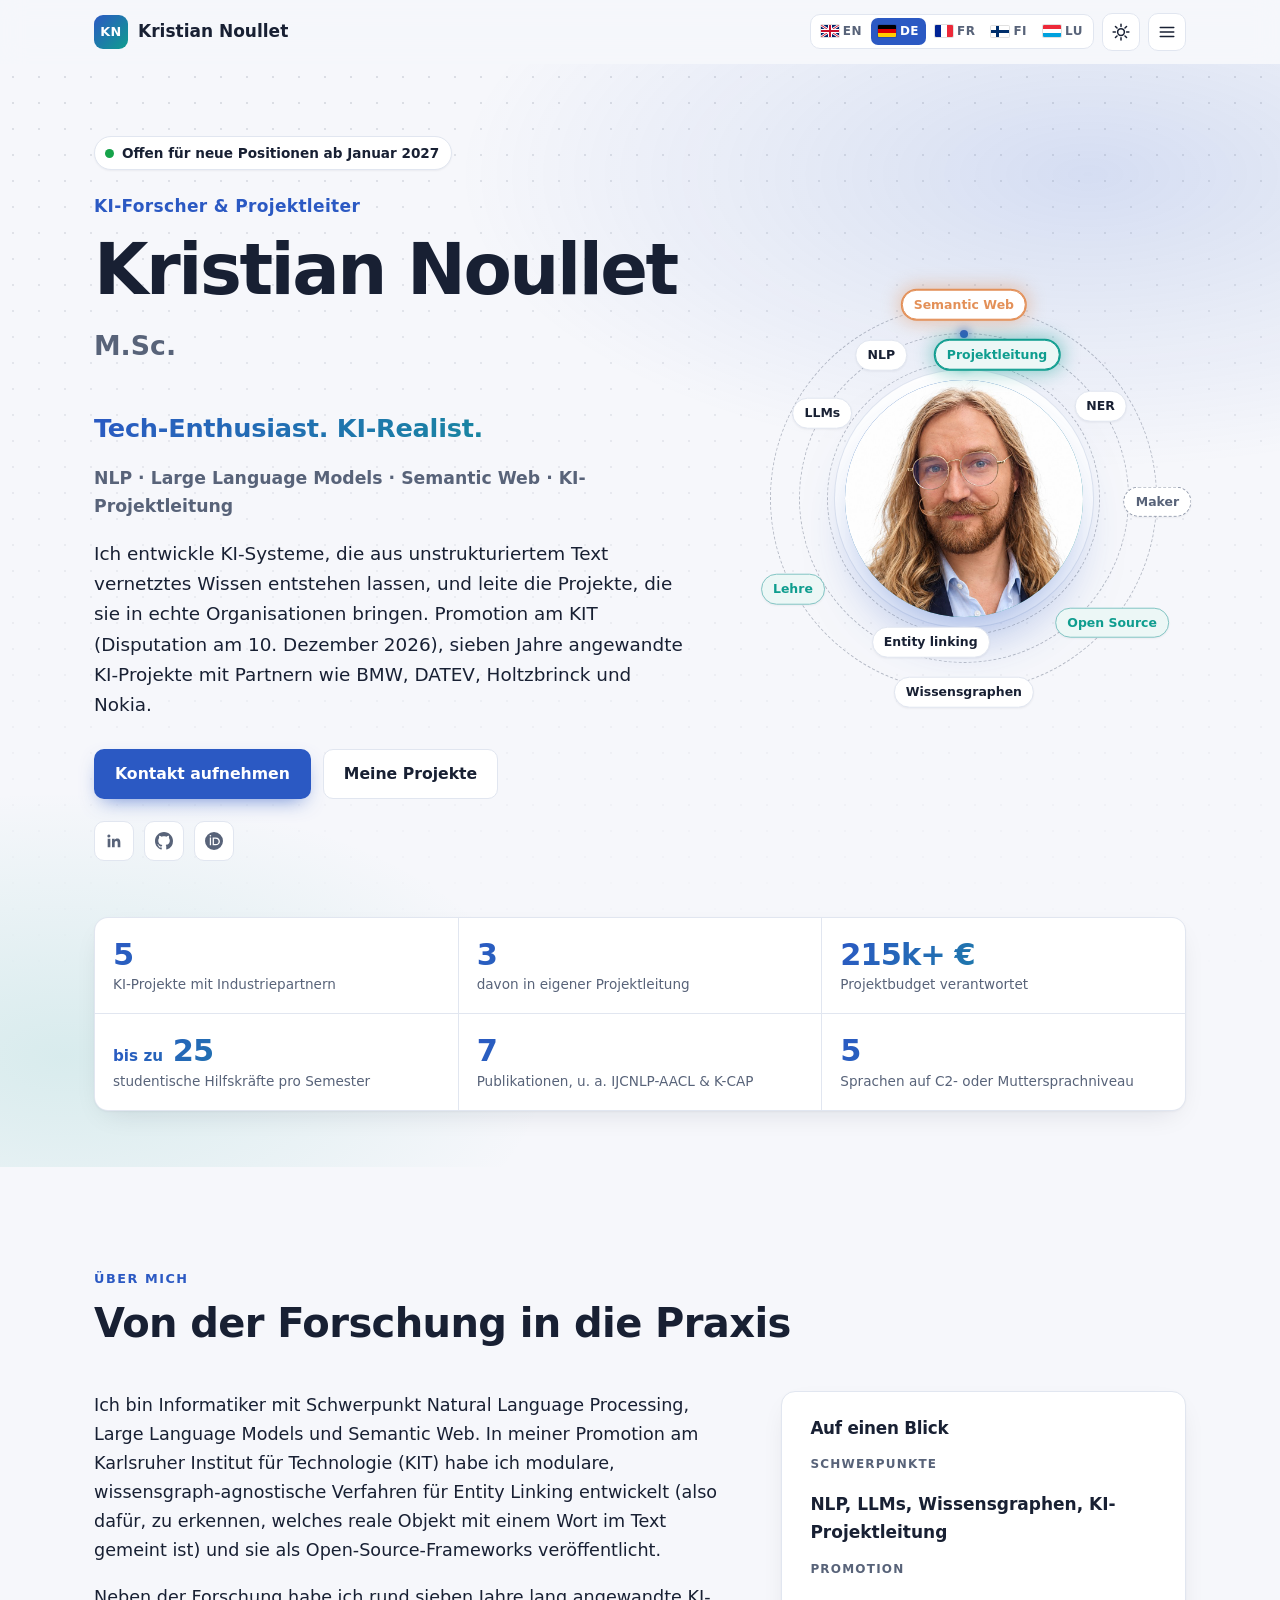
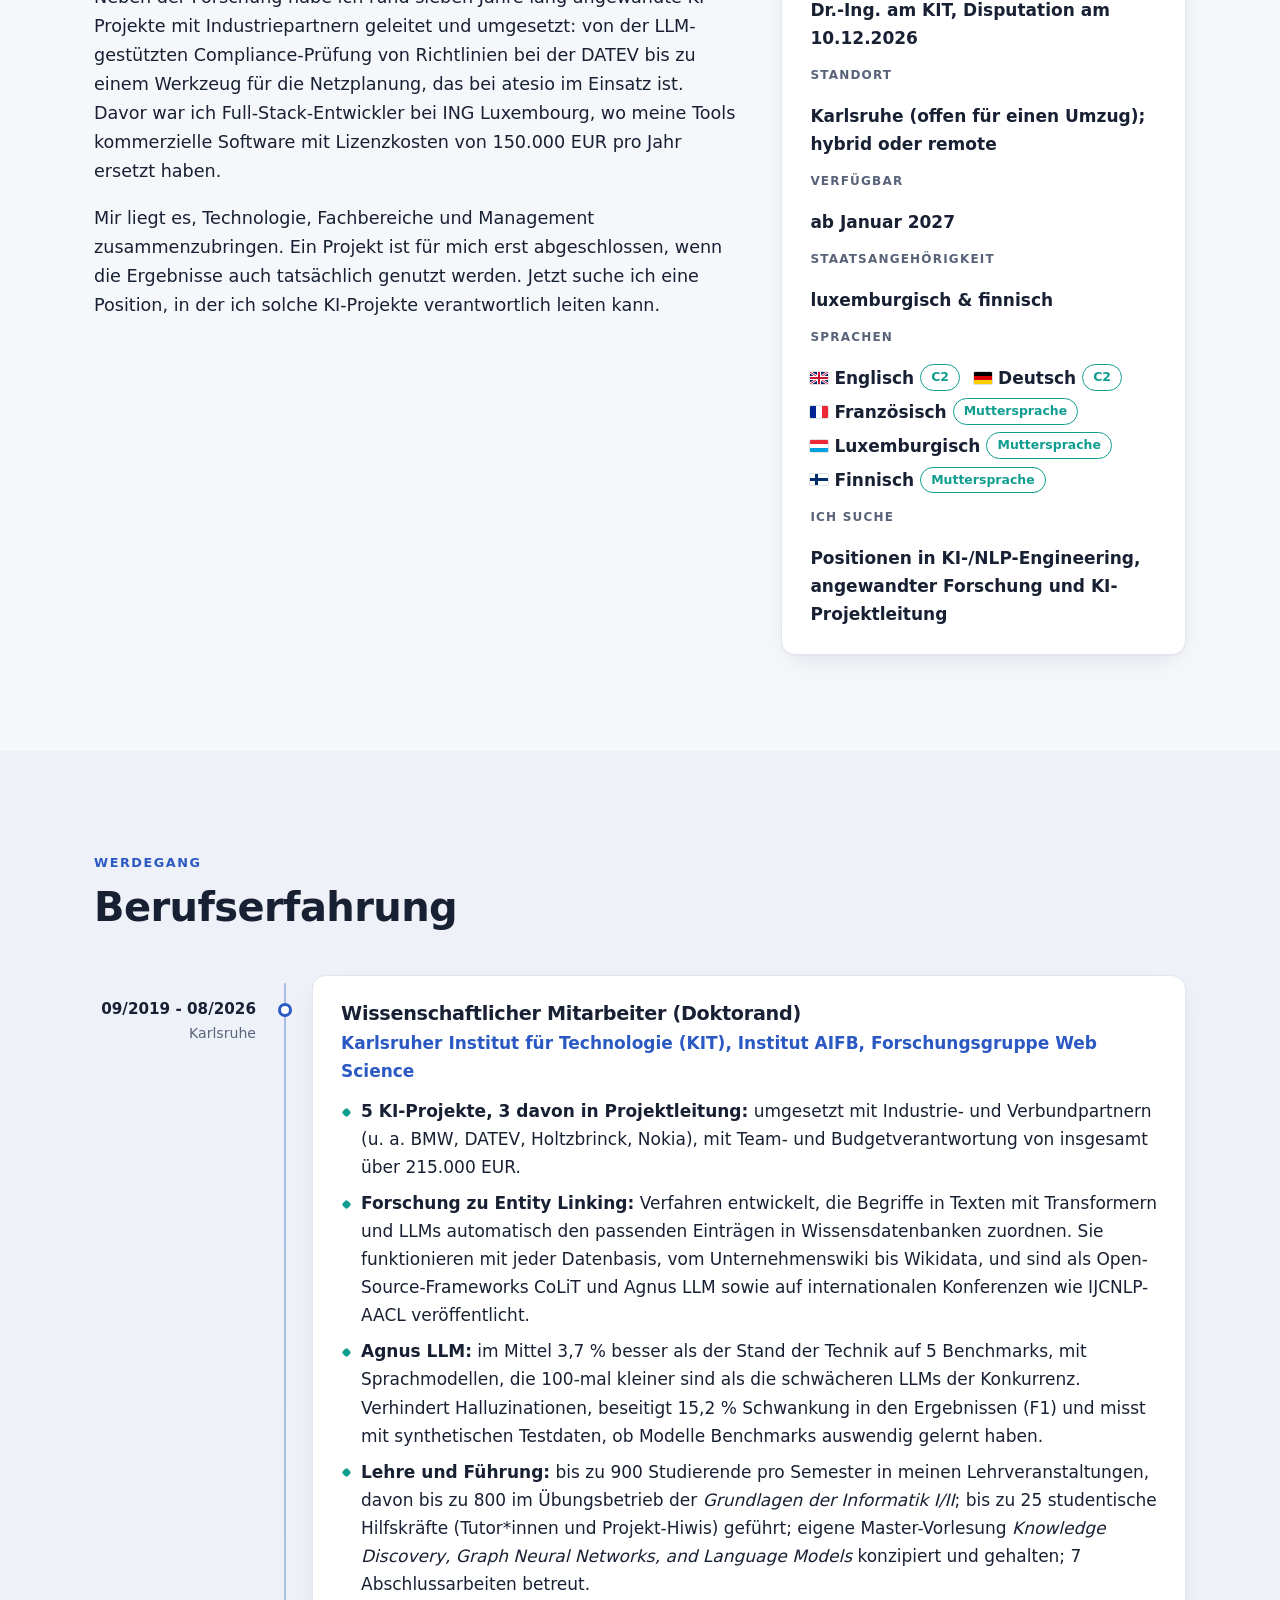
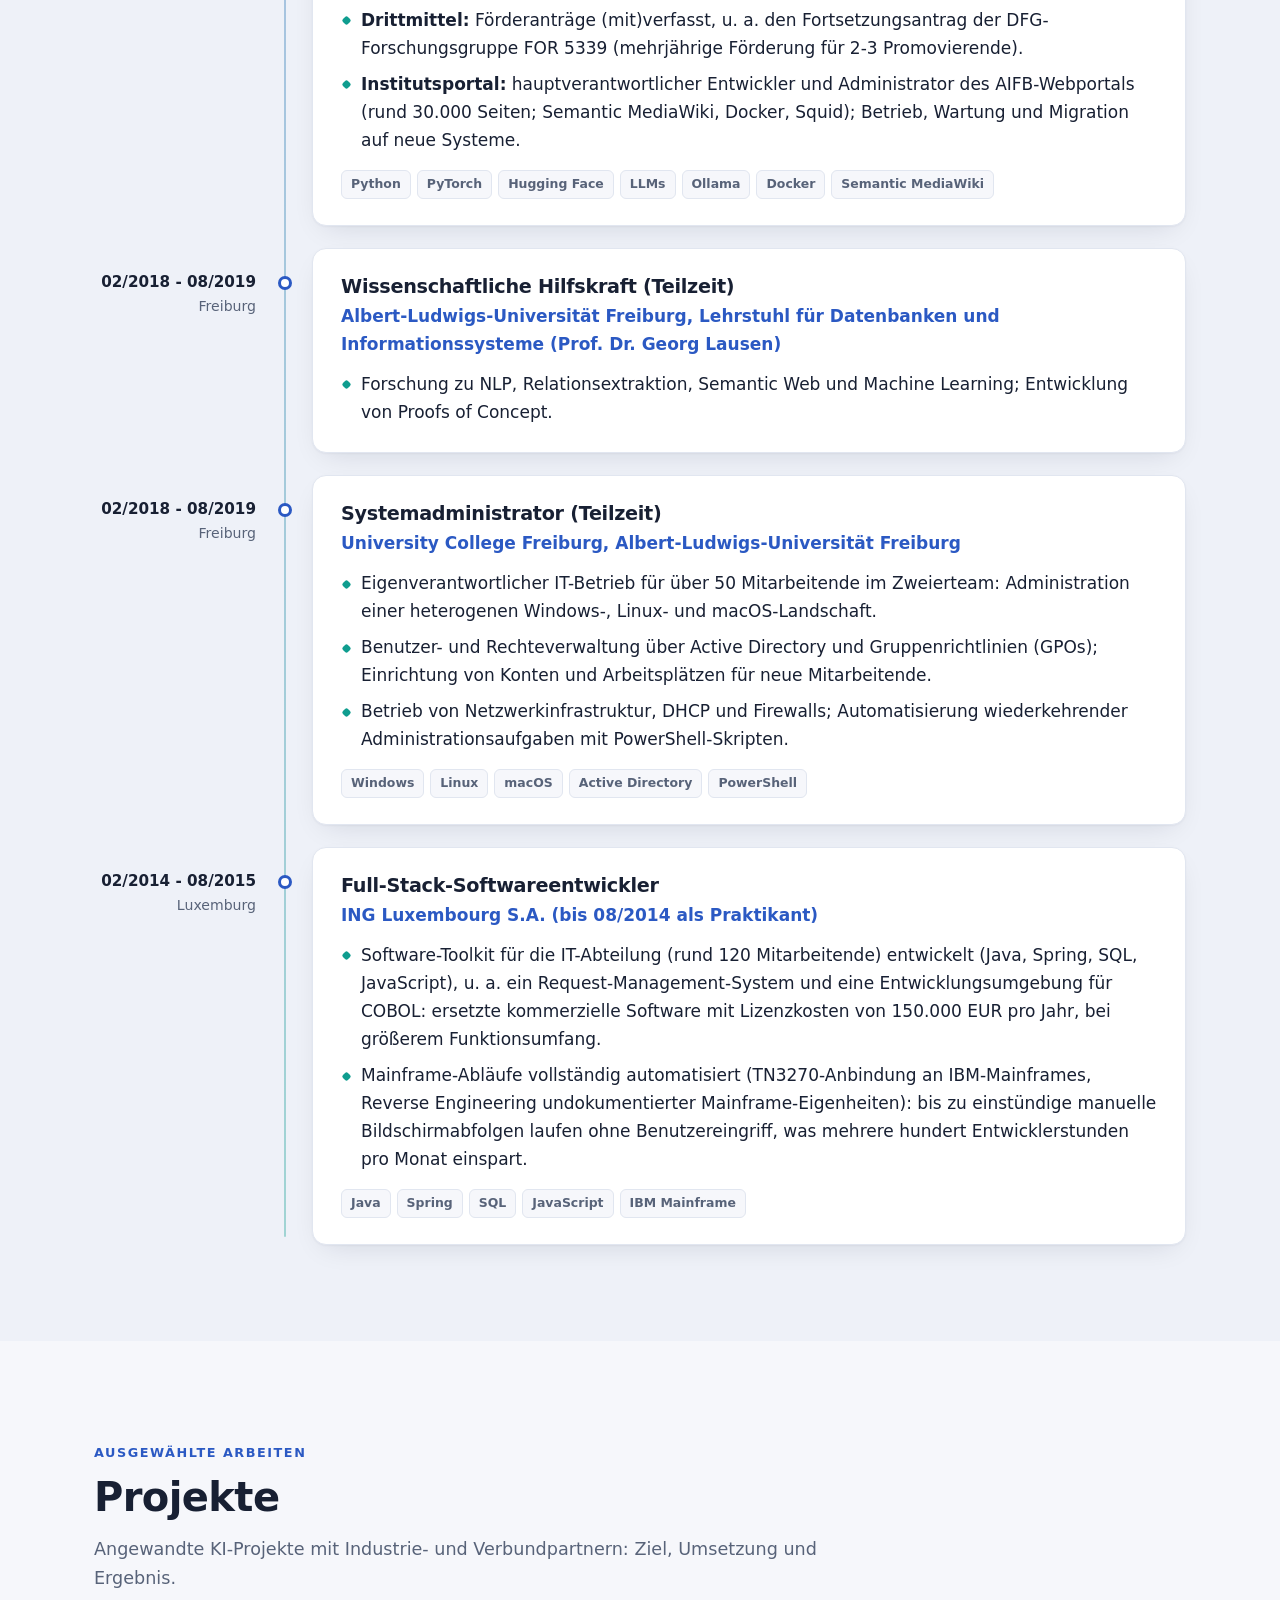
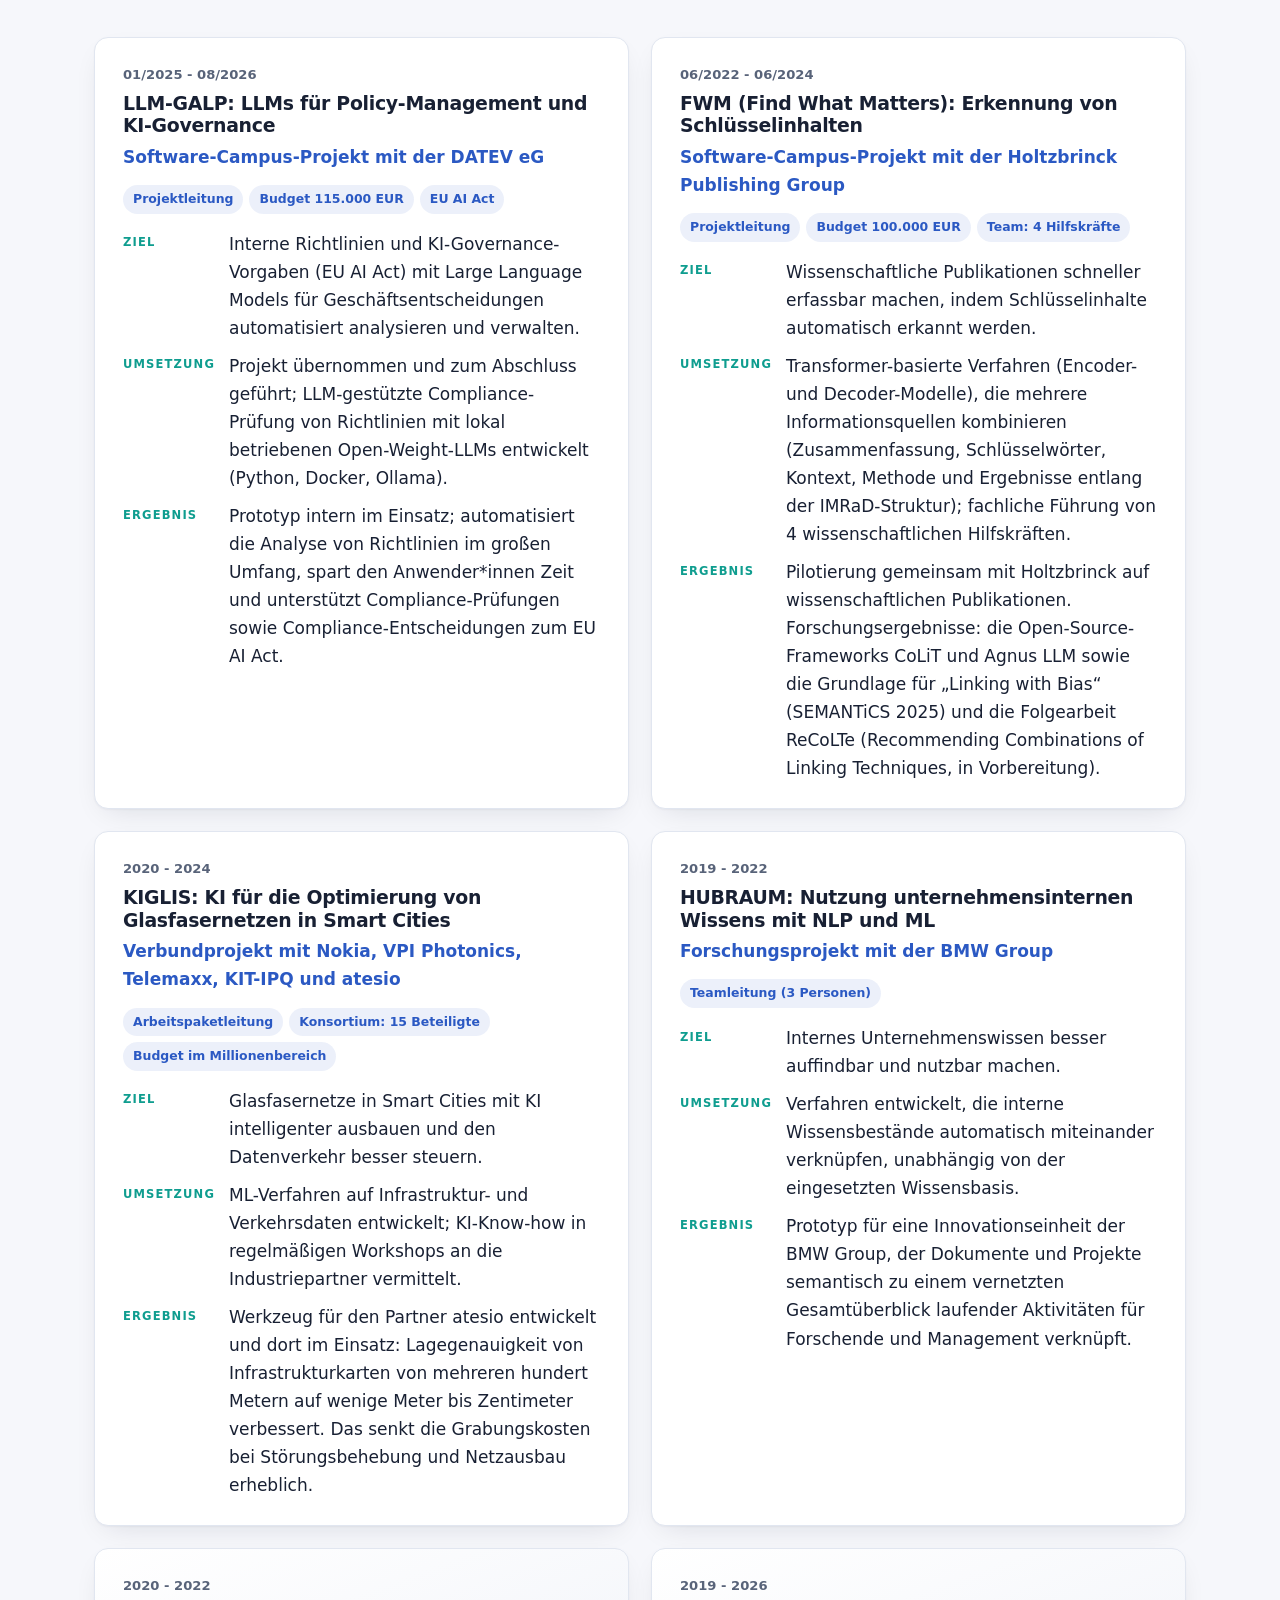
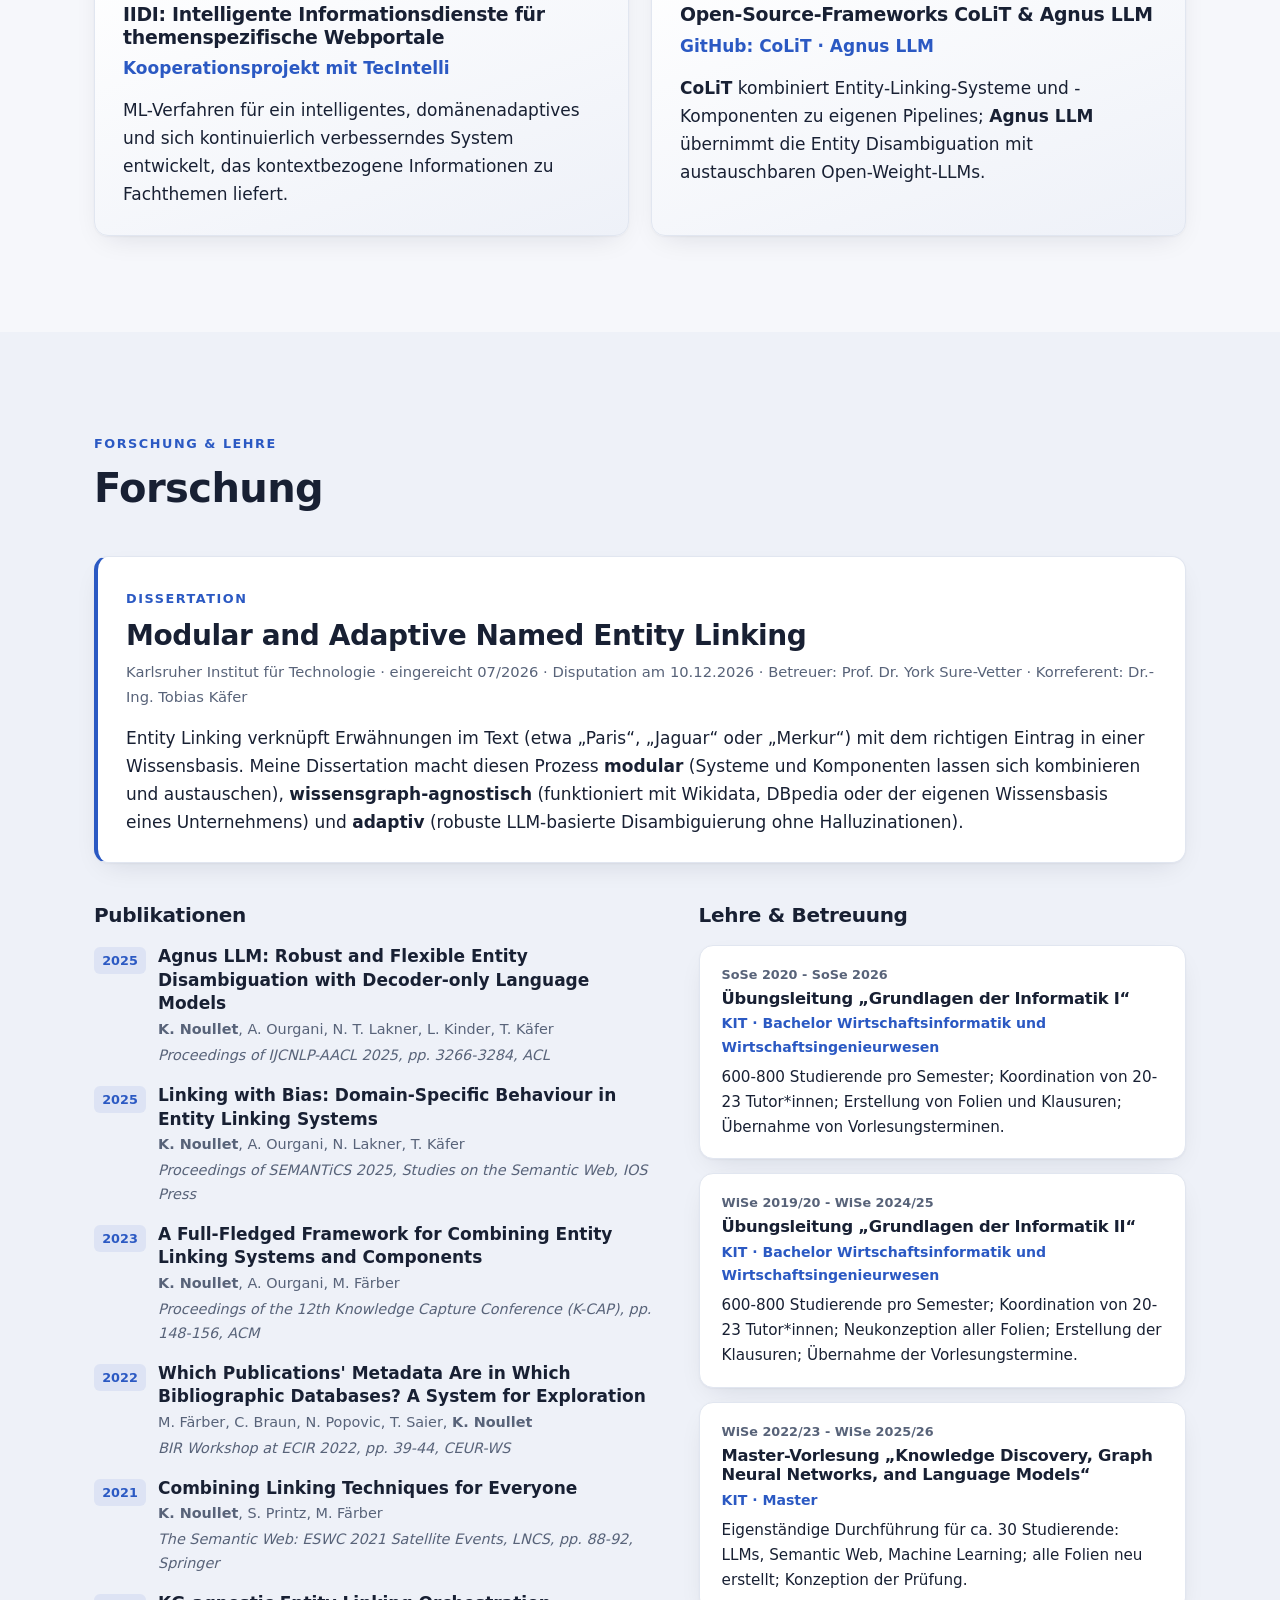
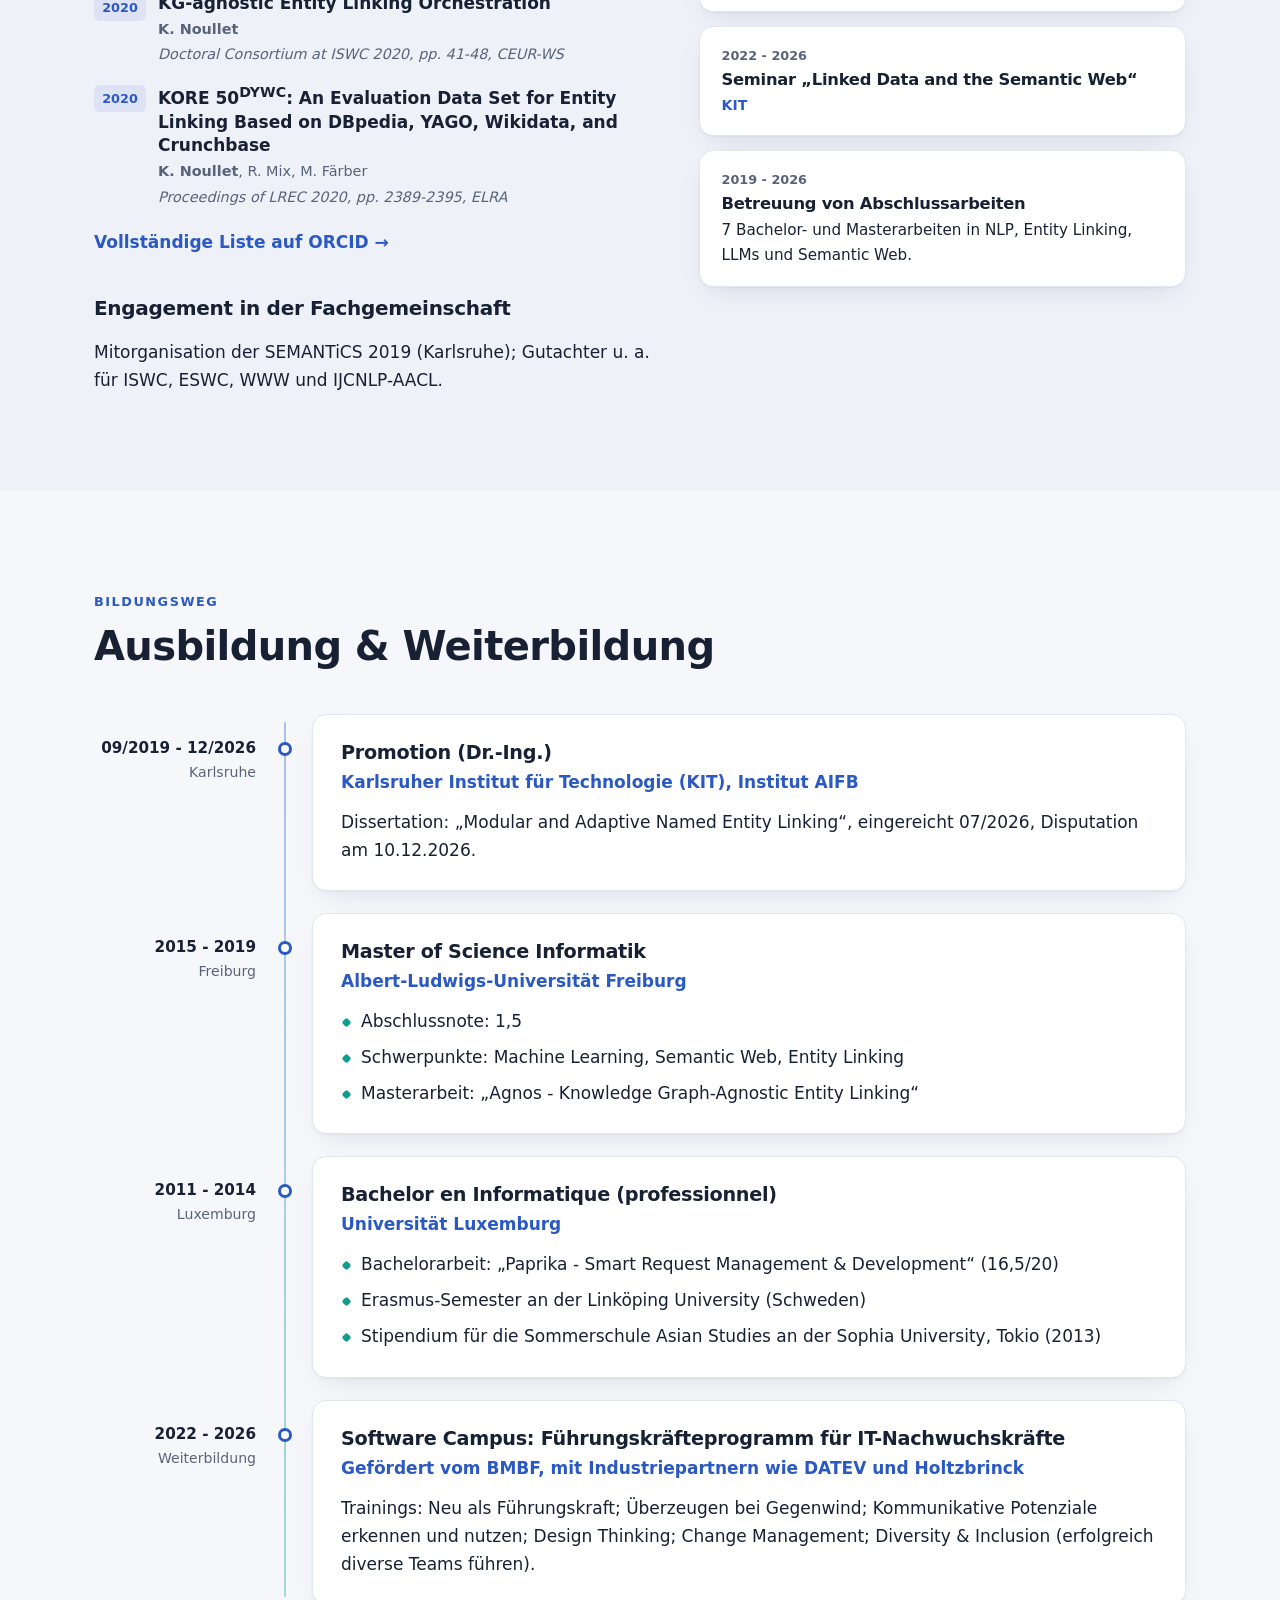
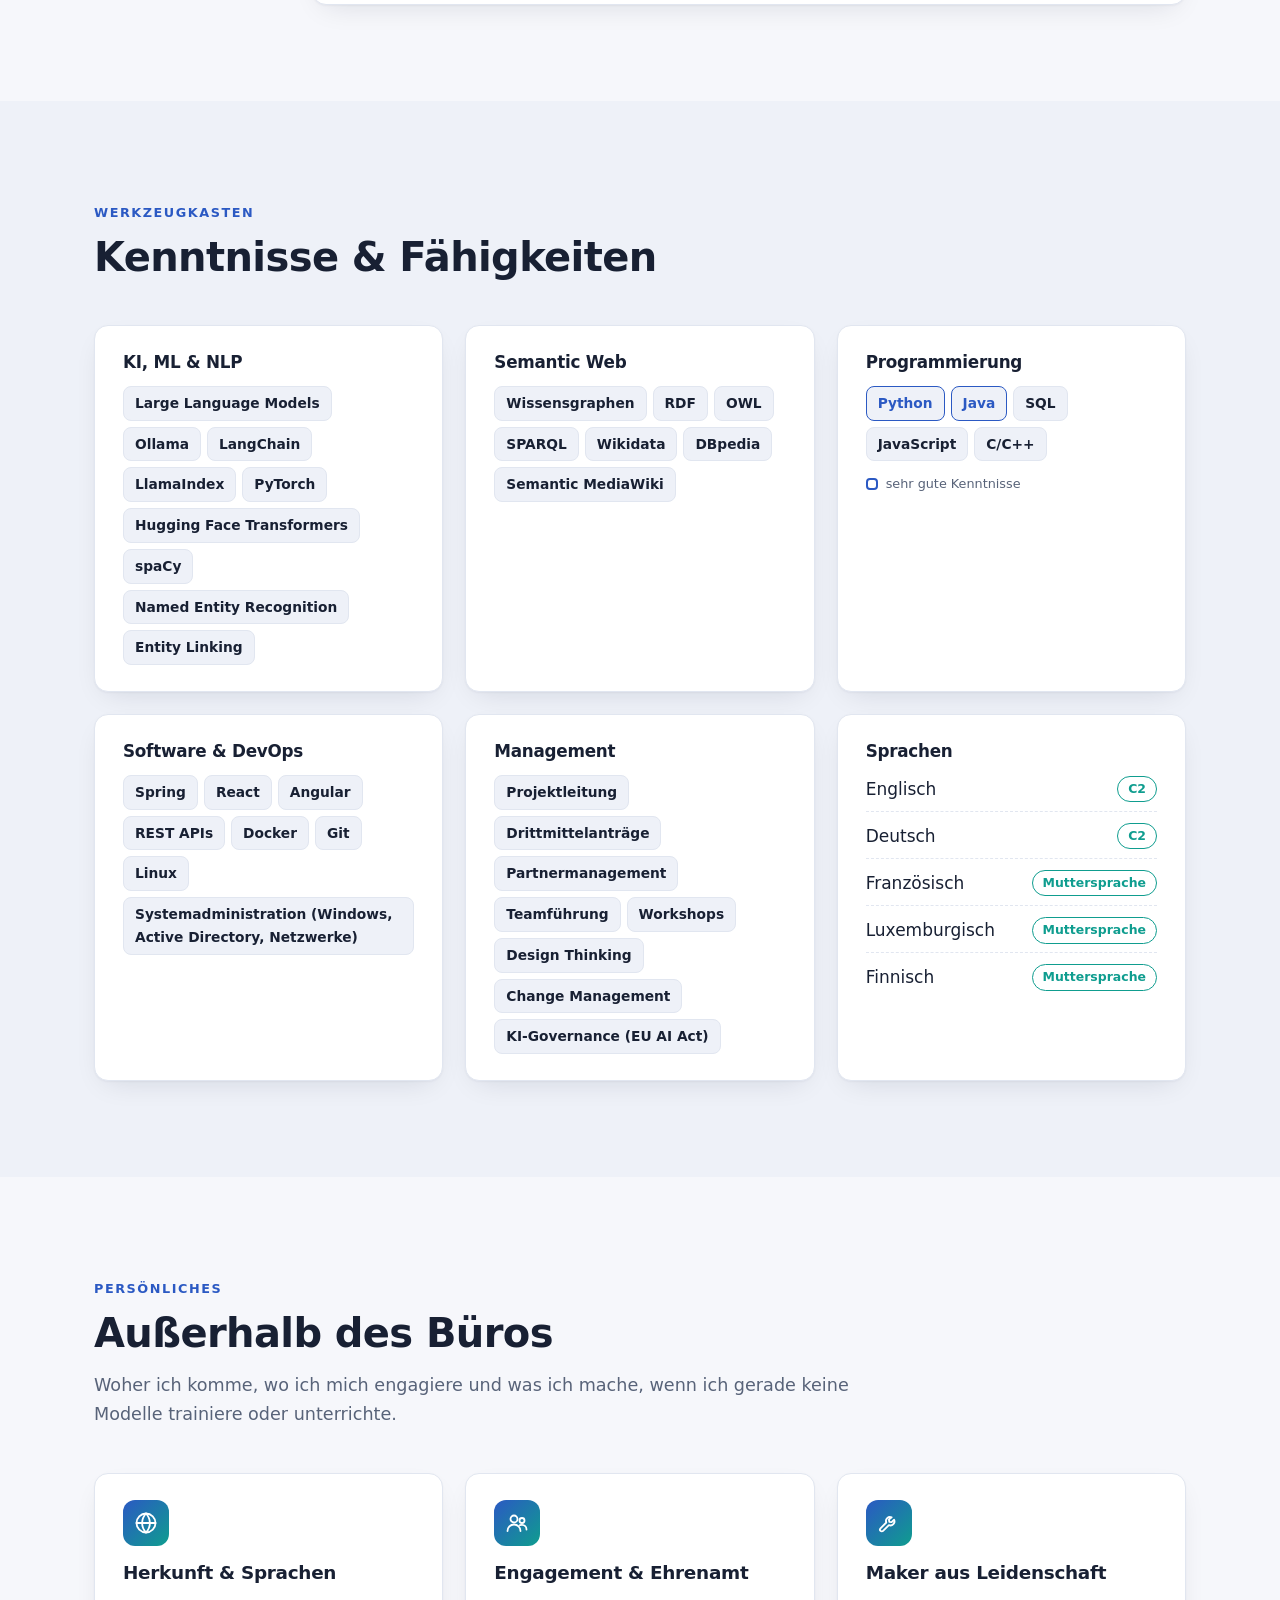
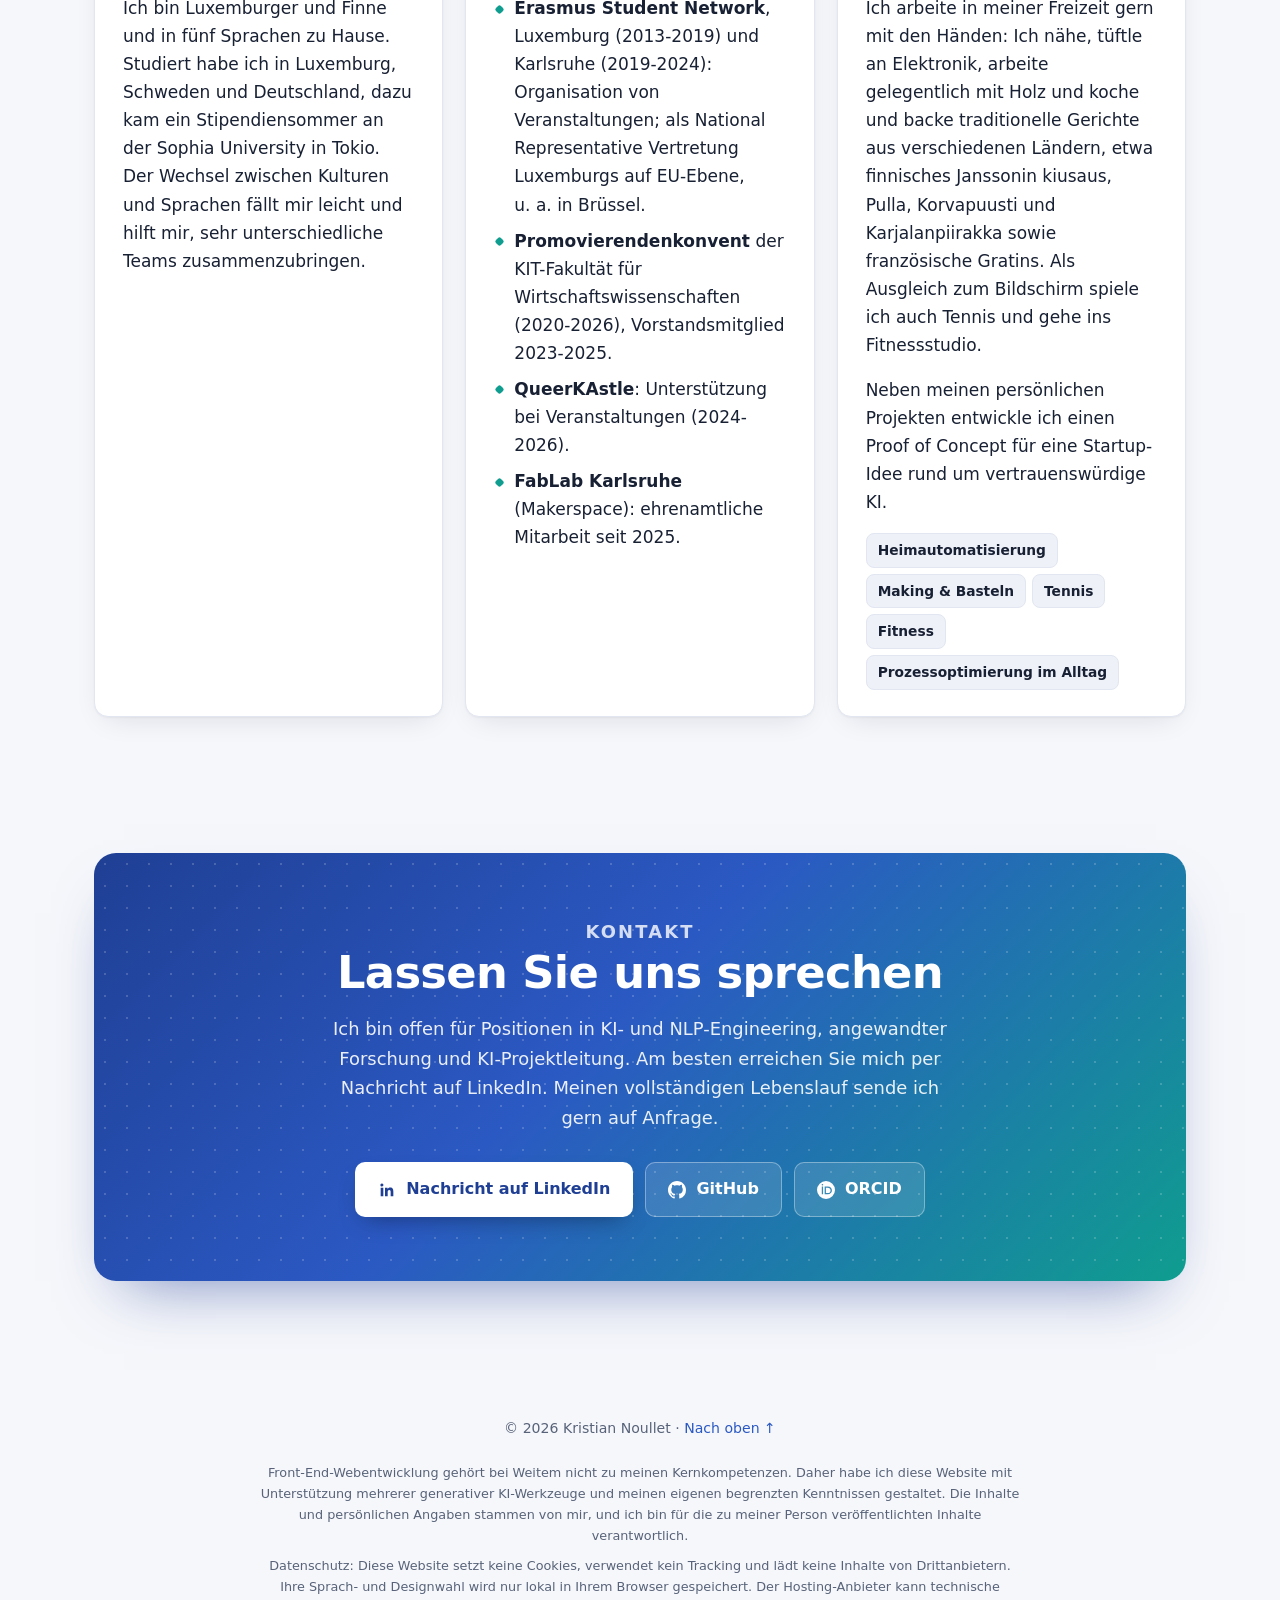
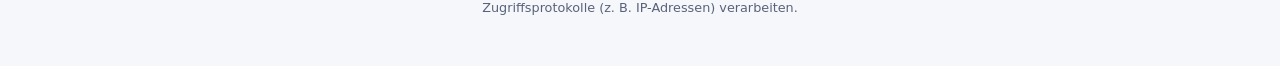
<file: de/index.html>
<!DOCTYPE html>
<html lang="de">
<head>
  <meta charset="utf-8">
  <title>Kristian Noullet</title>
  <meta name="robots" content="noindex">
  <link rel="canonical" href="https://noullet.tech/?lang=de">
  <meta http-equiv="refresh" content="0; url=../?lang=de">
  <script>location.replace('../?lang=de' + location.hash);</script>
</head>
<body><a href="../?lang=de">noullet.tech</a></body>
</html>
</file>
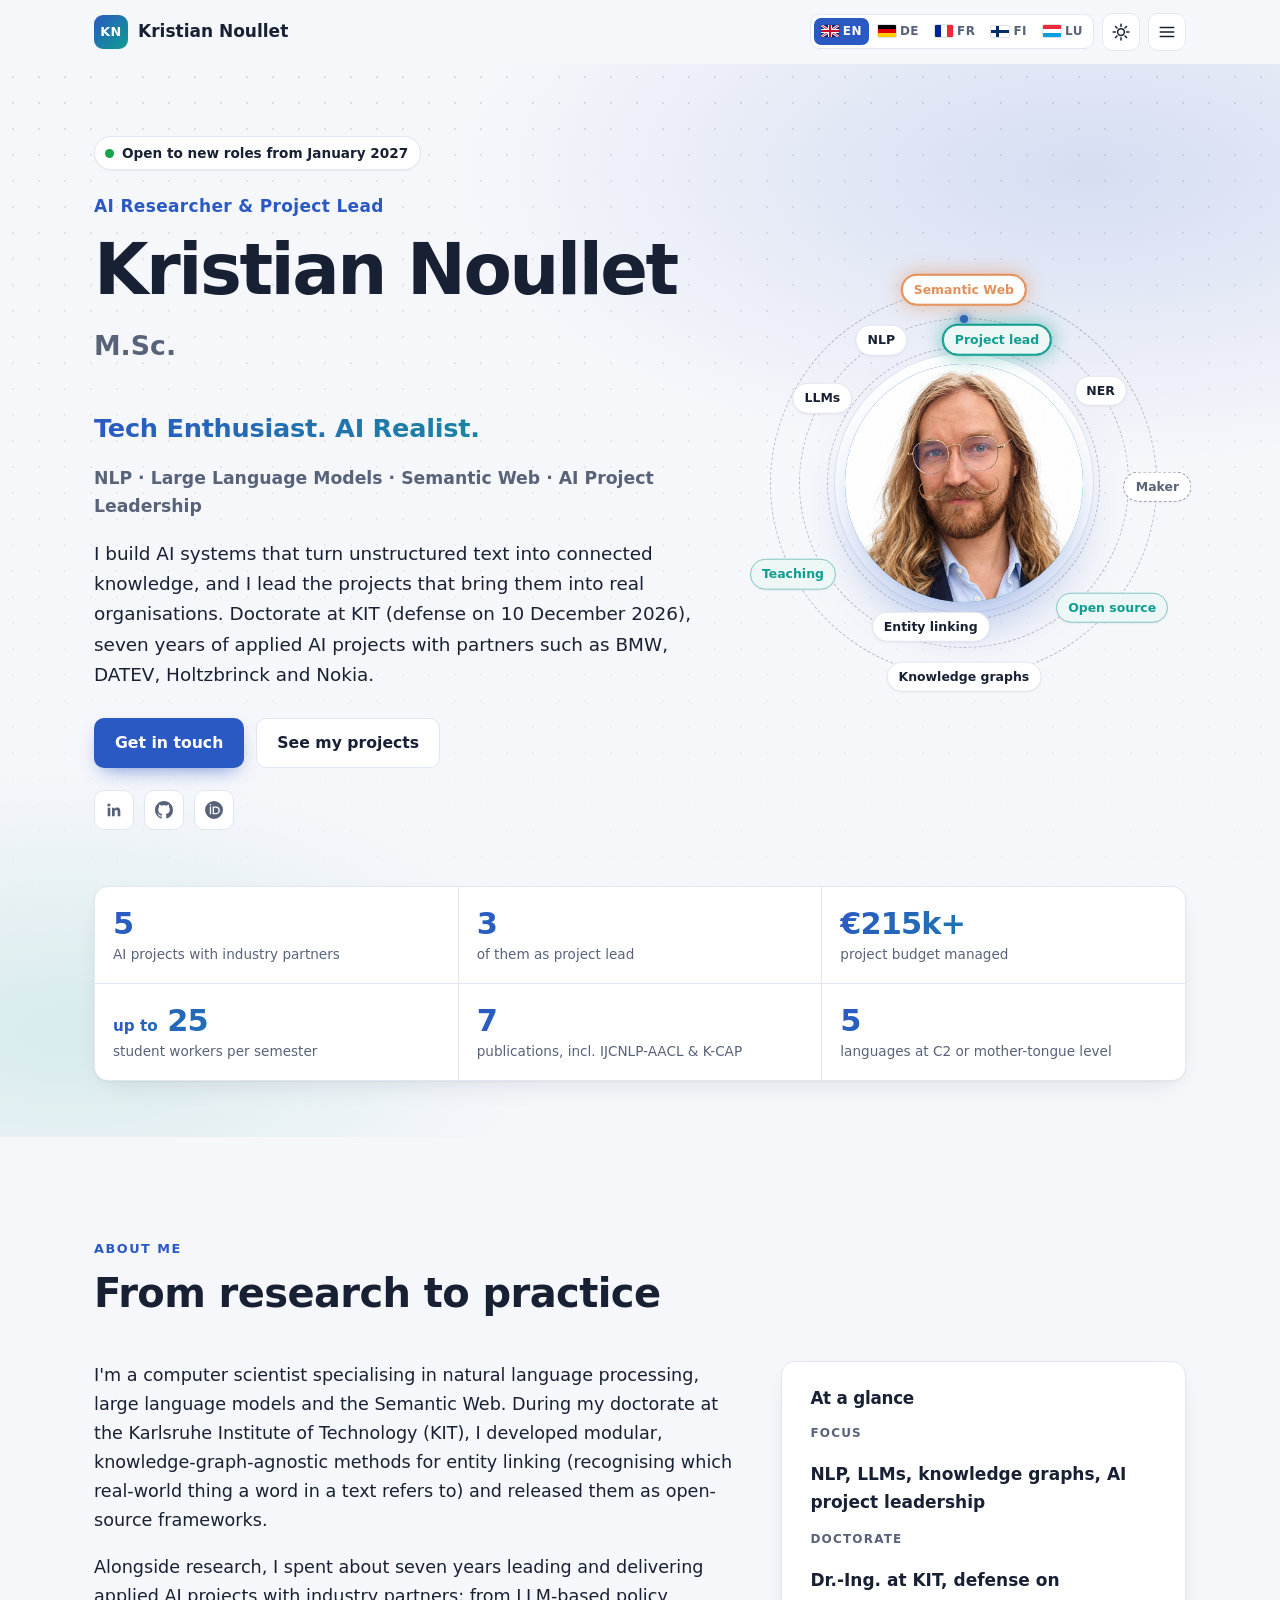
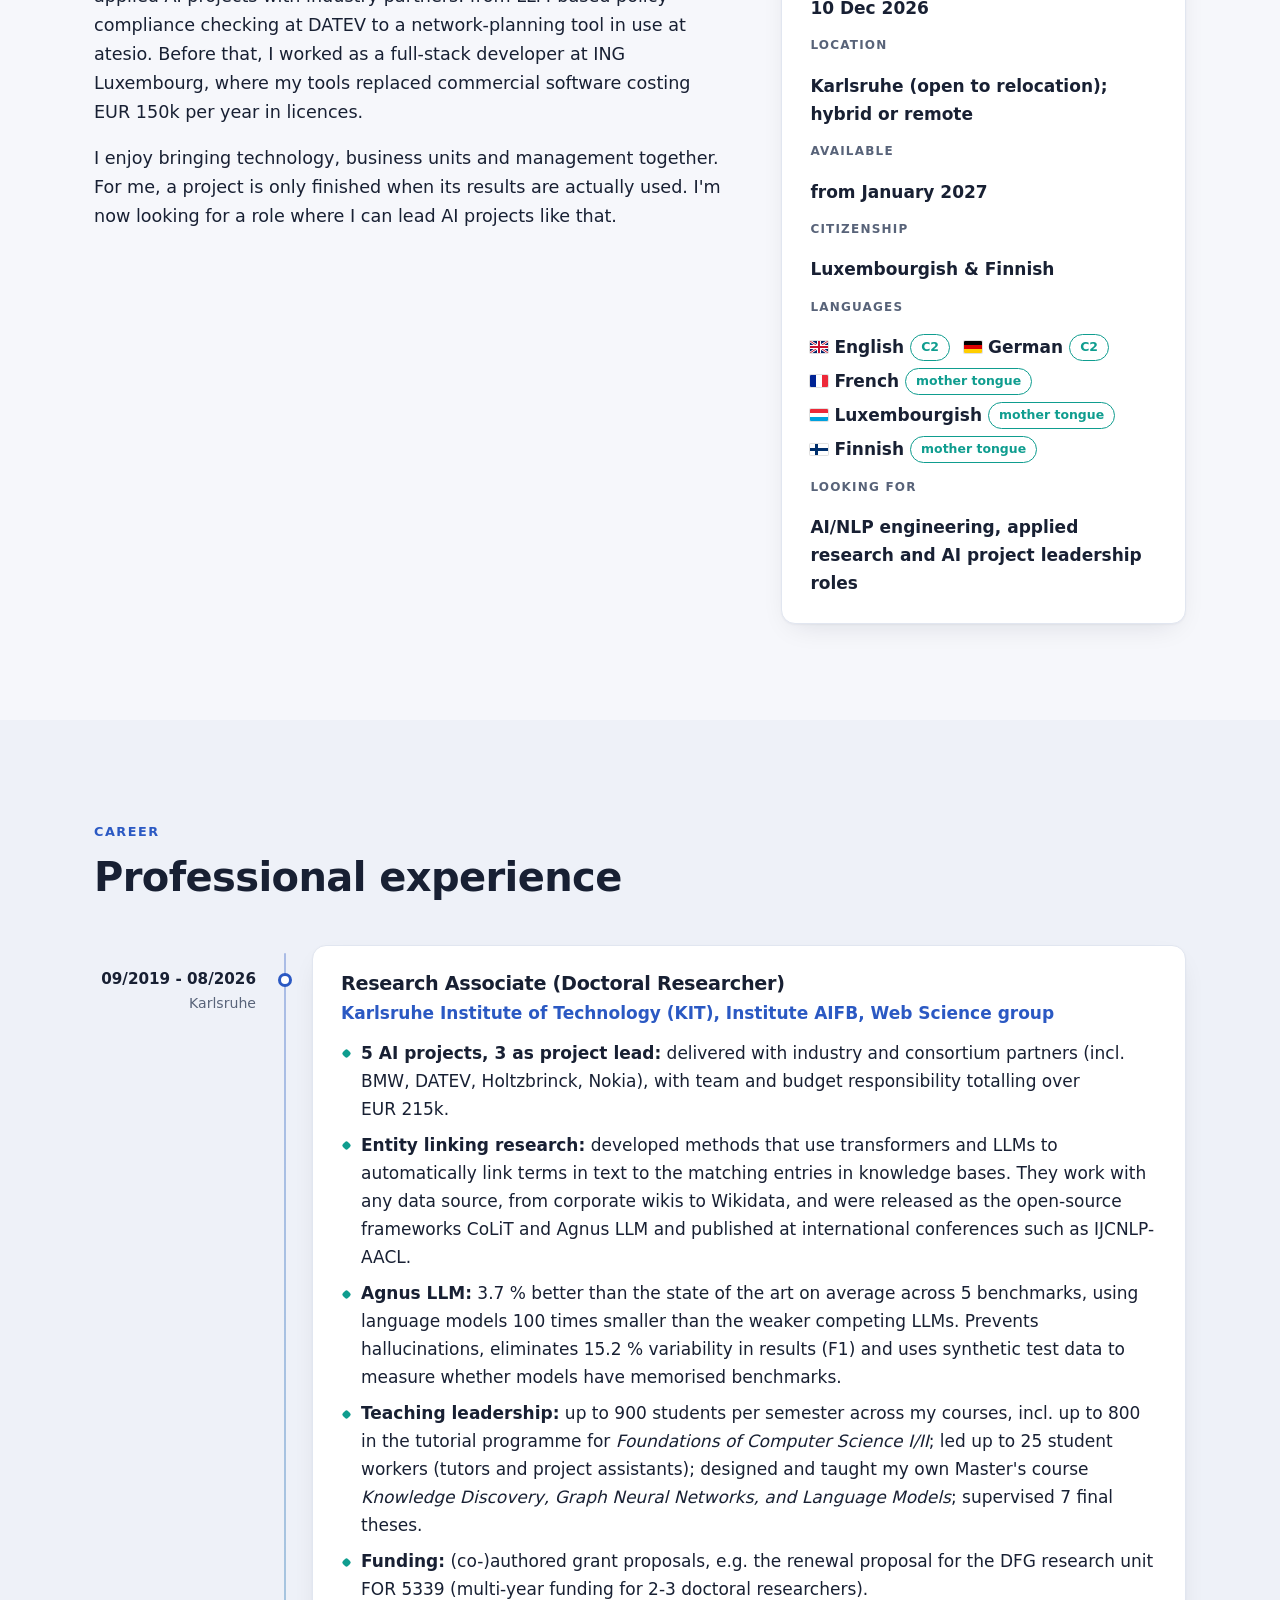
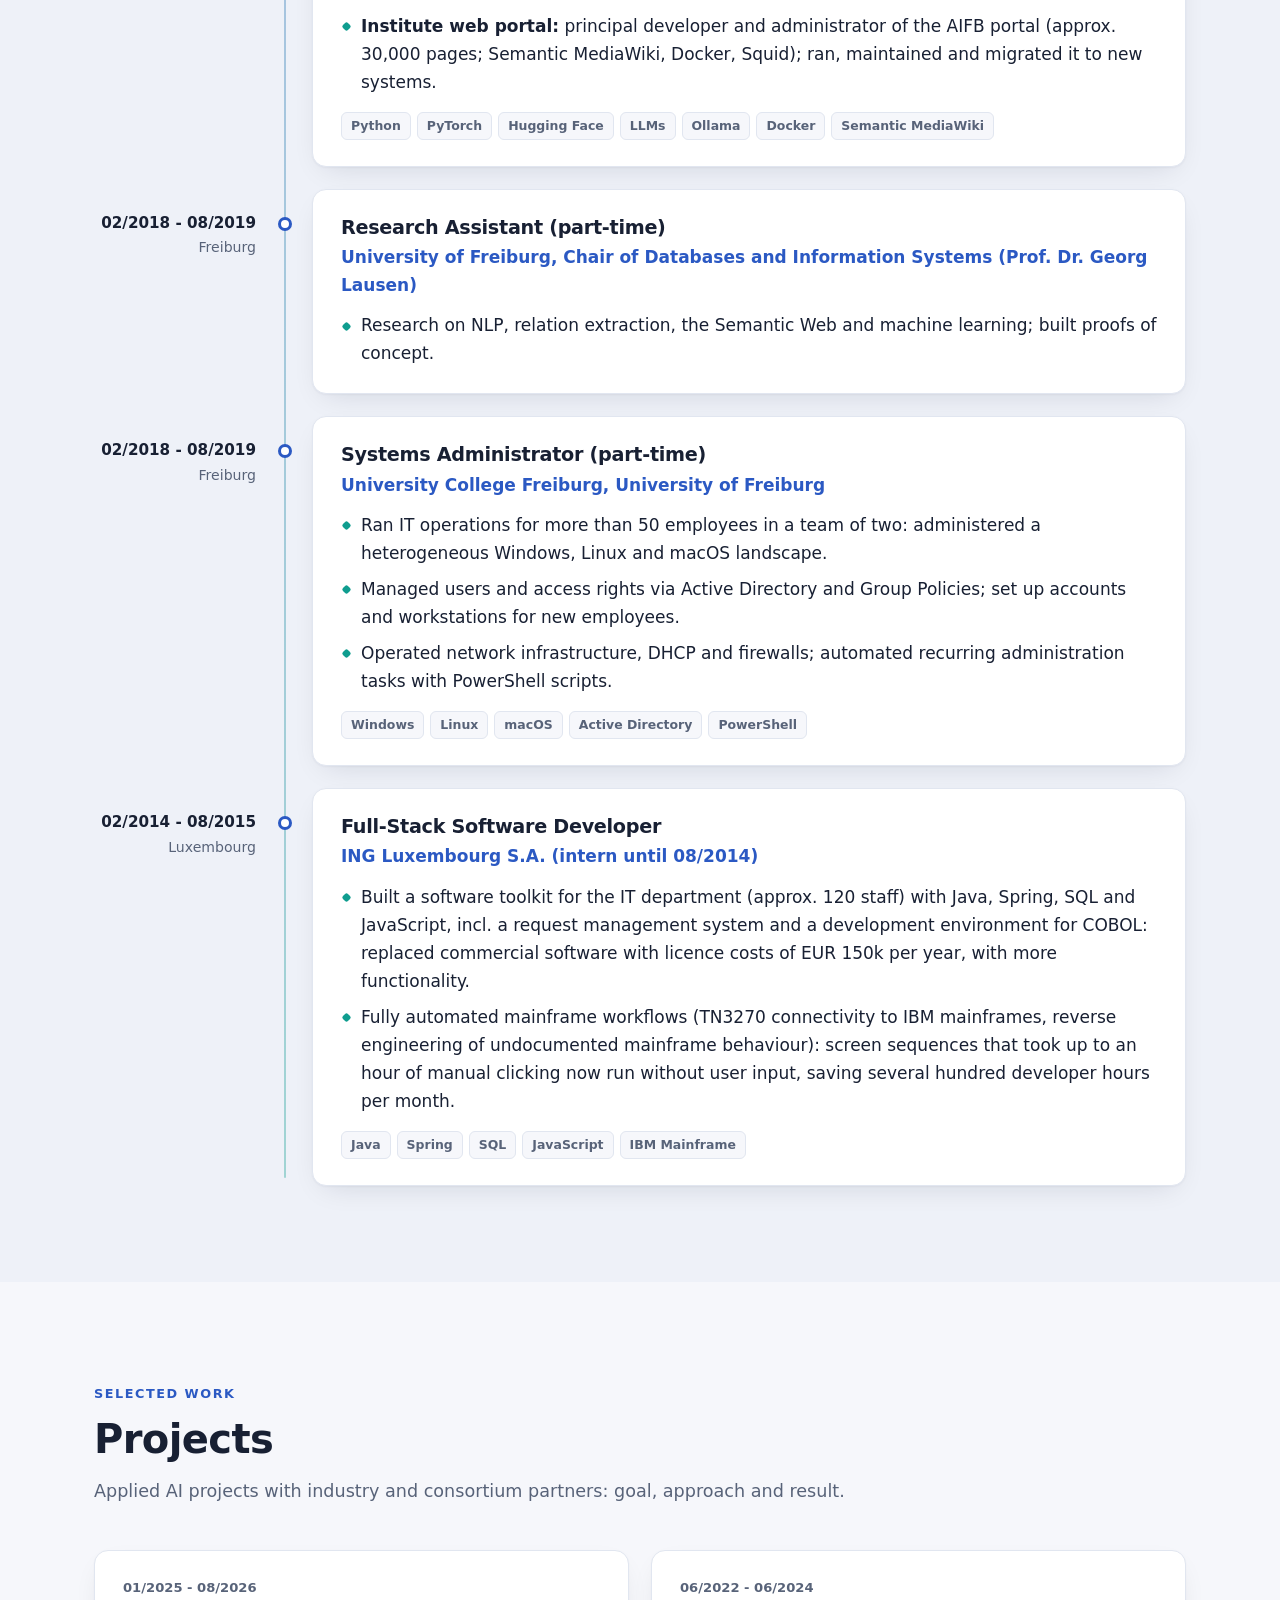
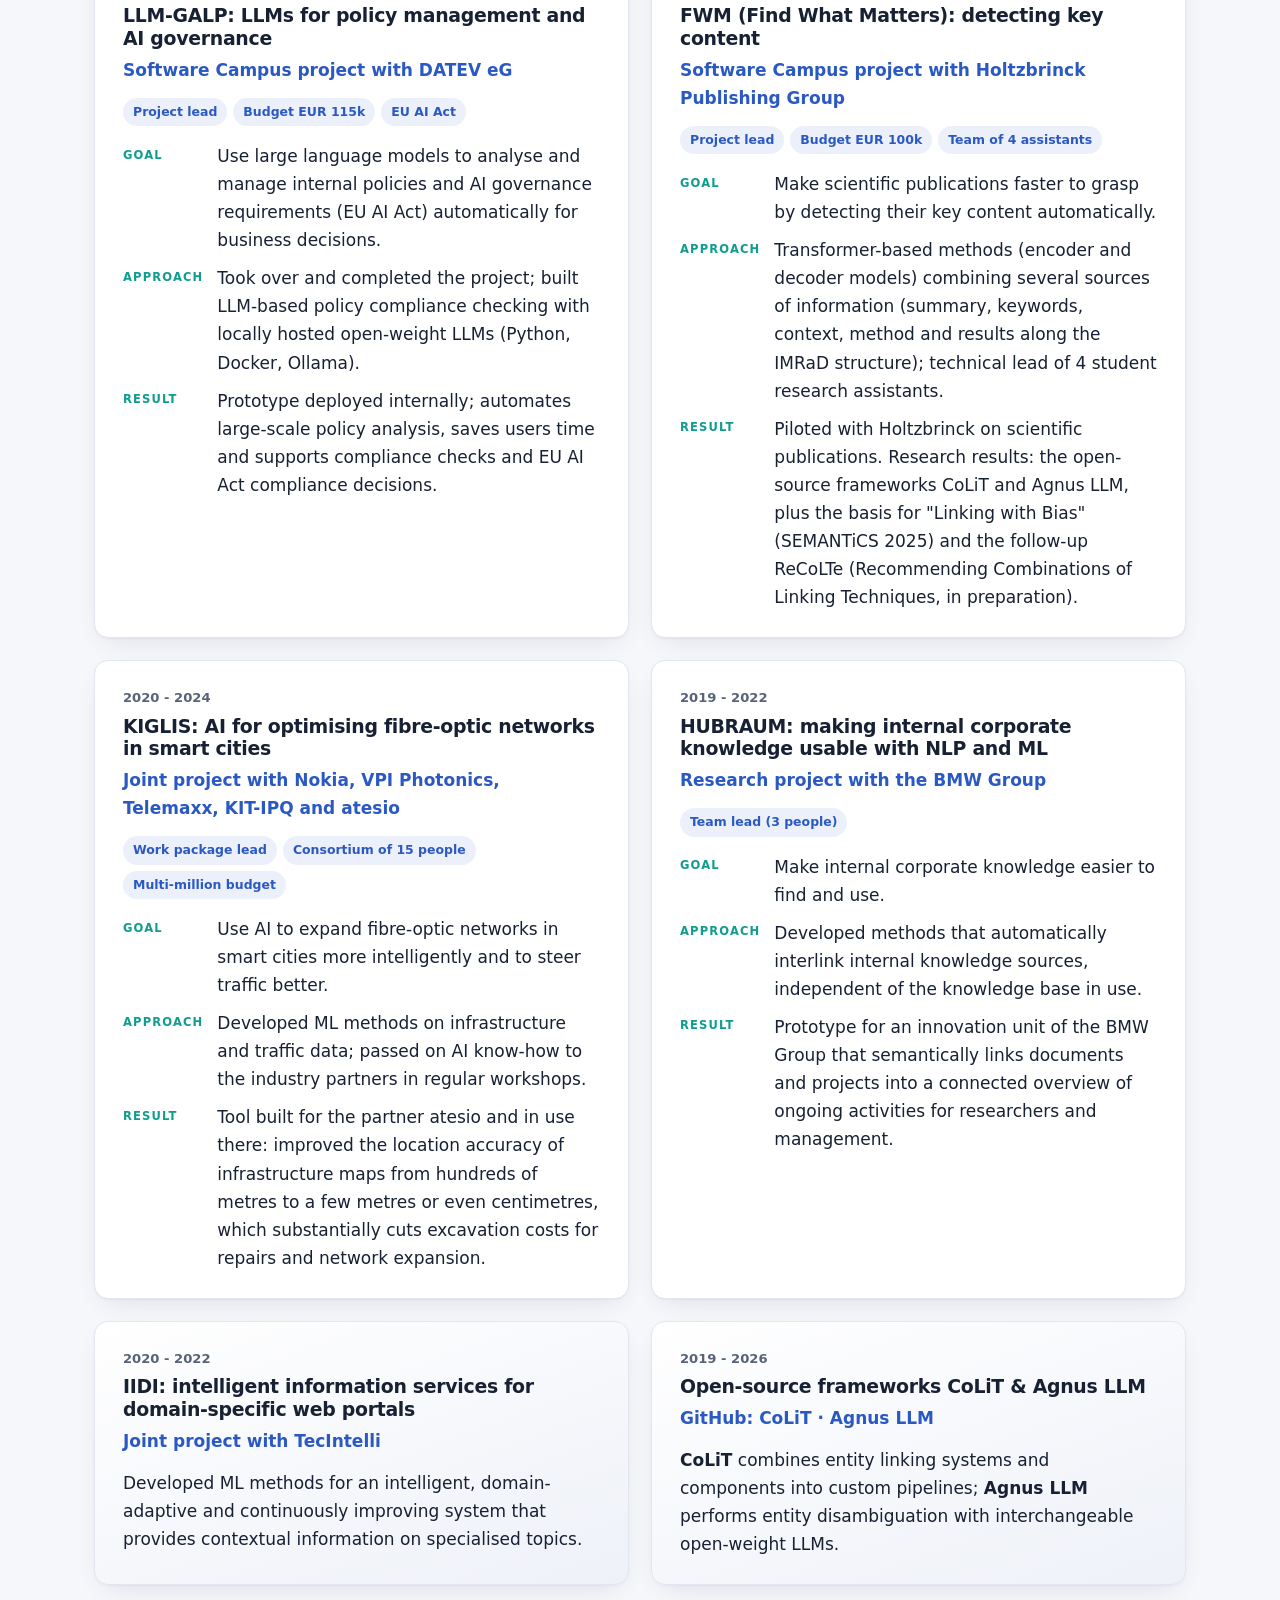
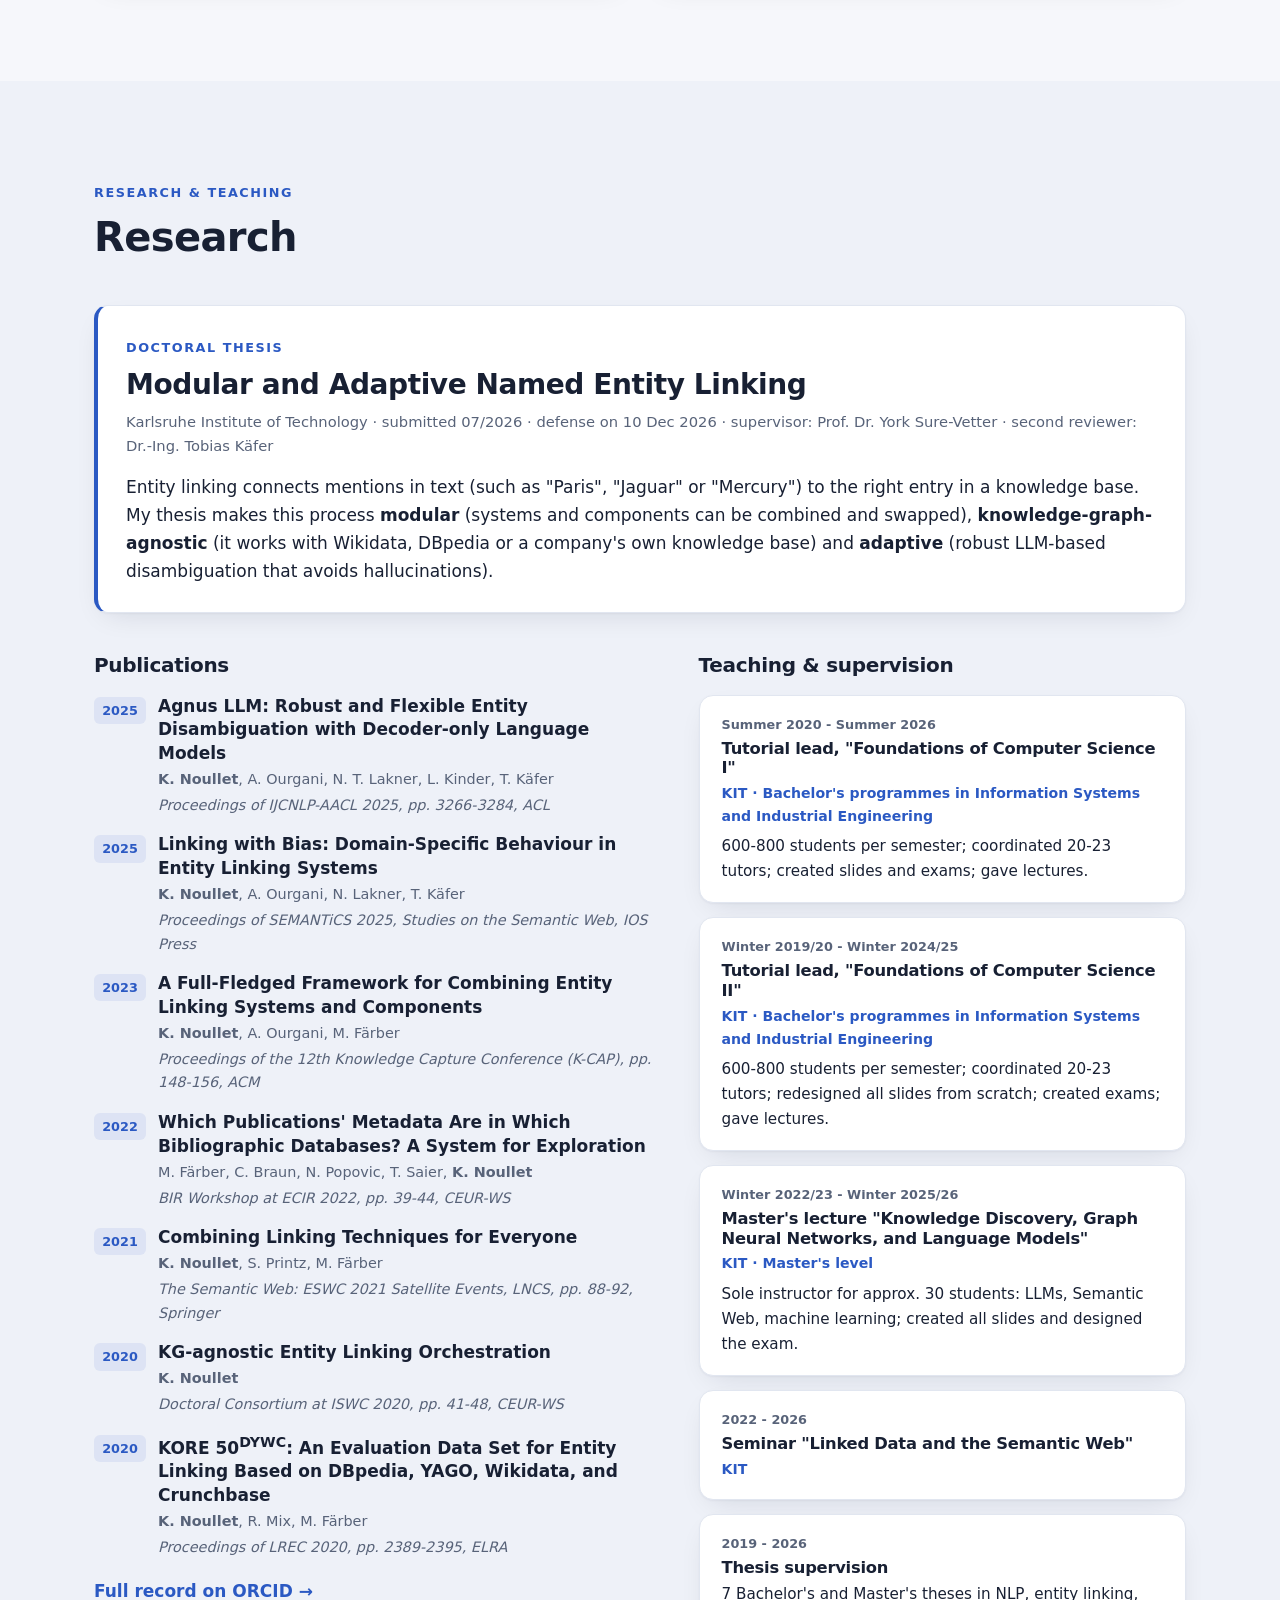
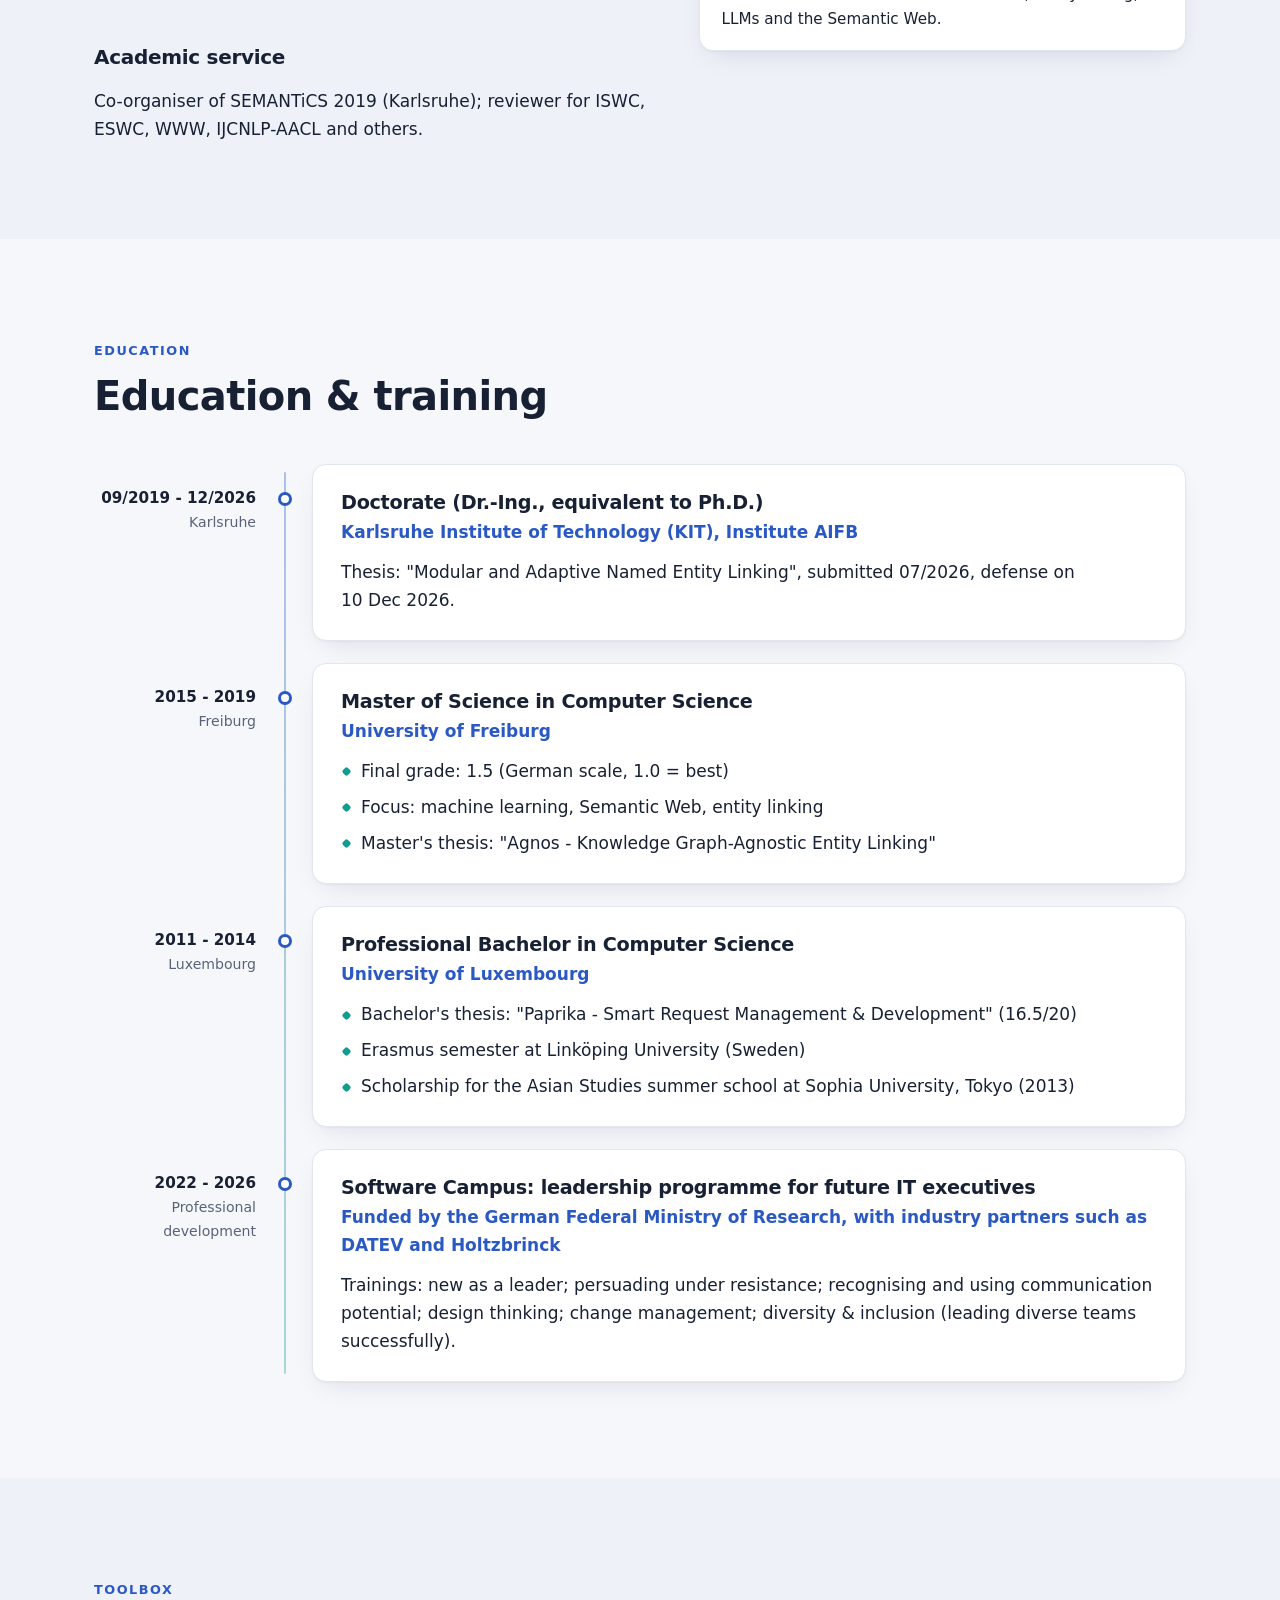
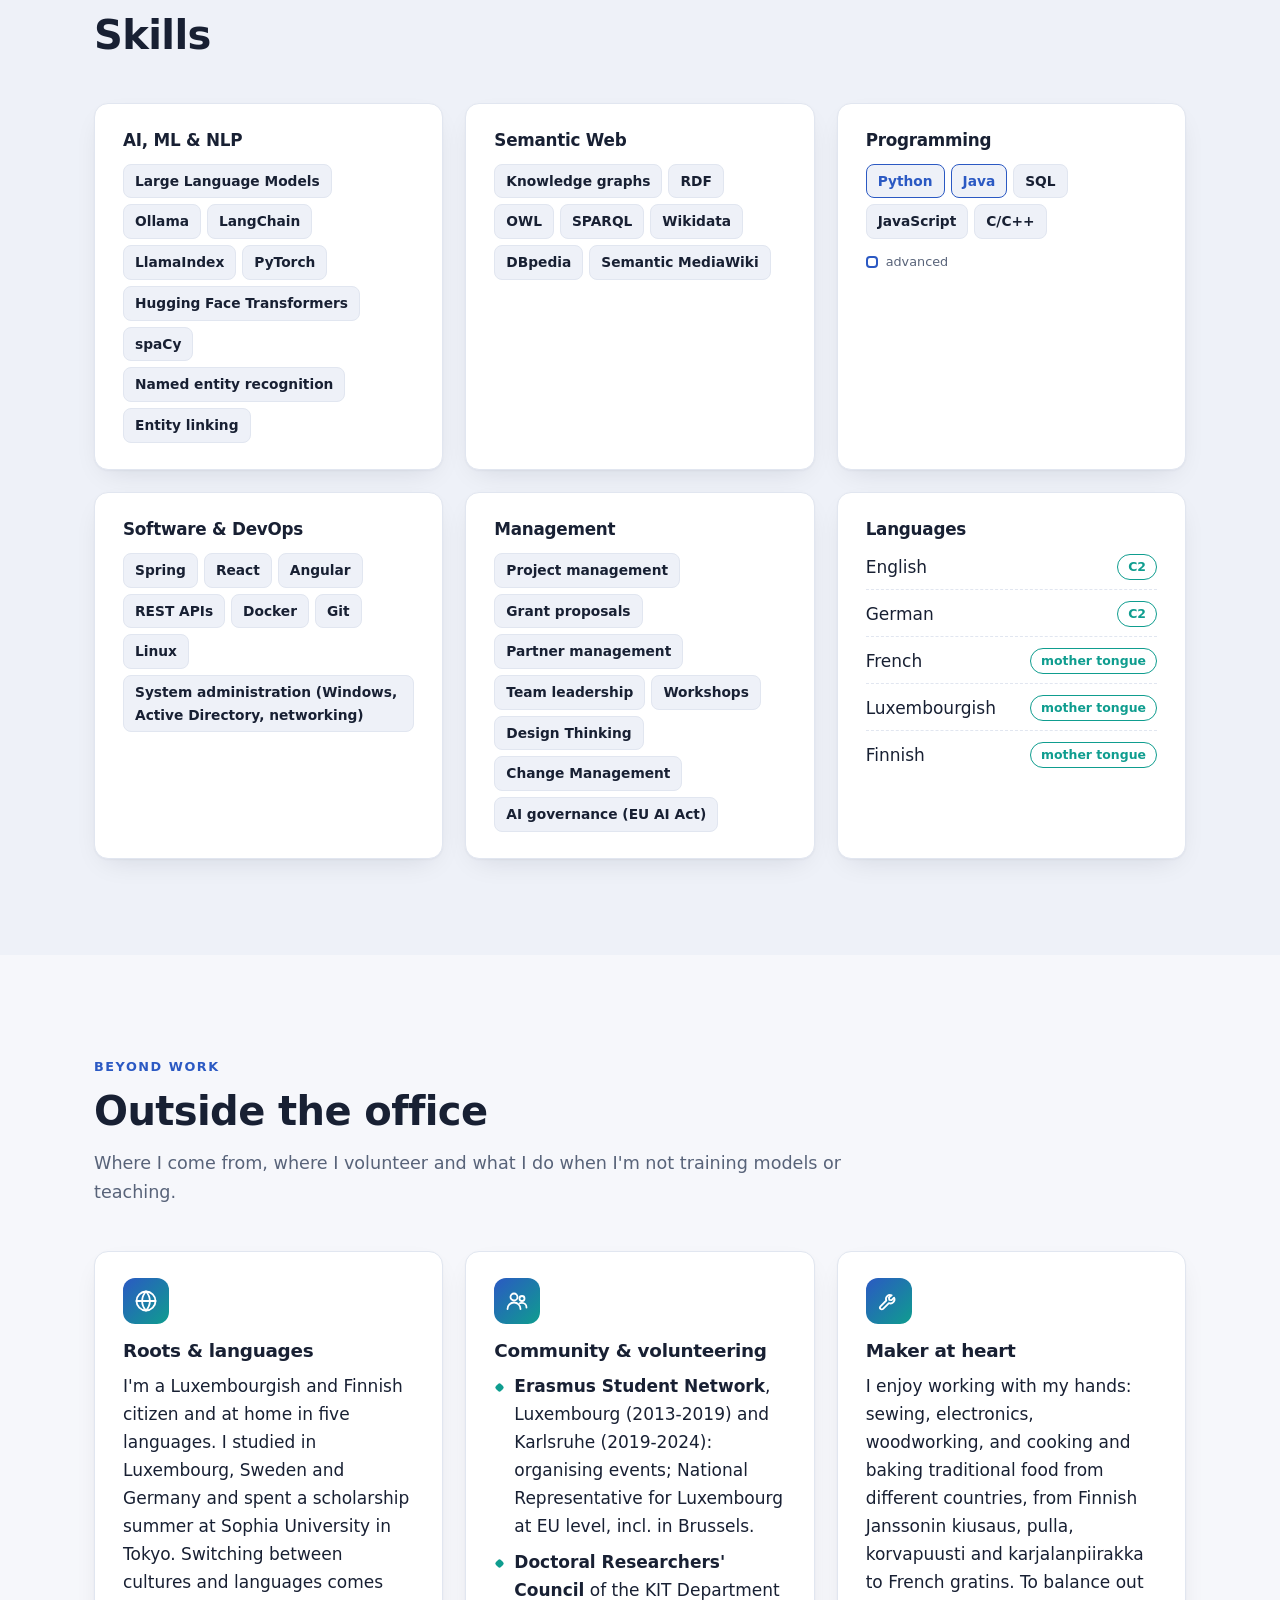
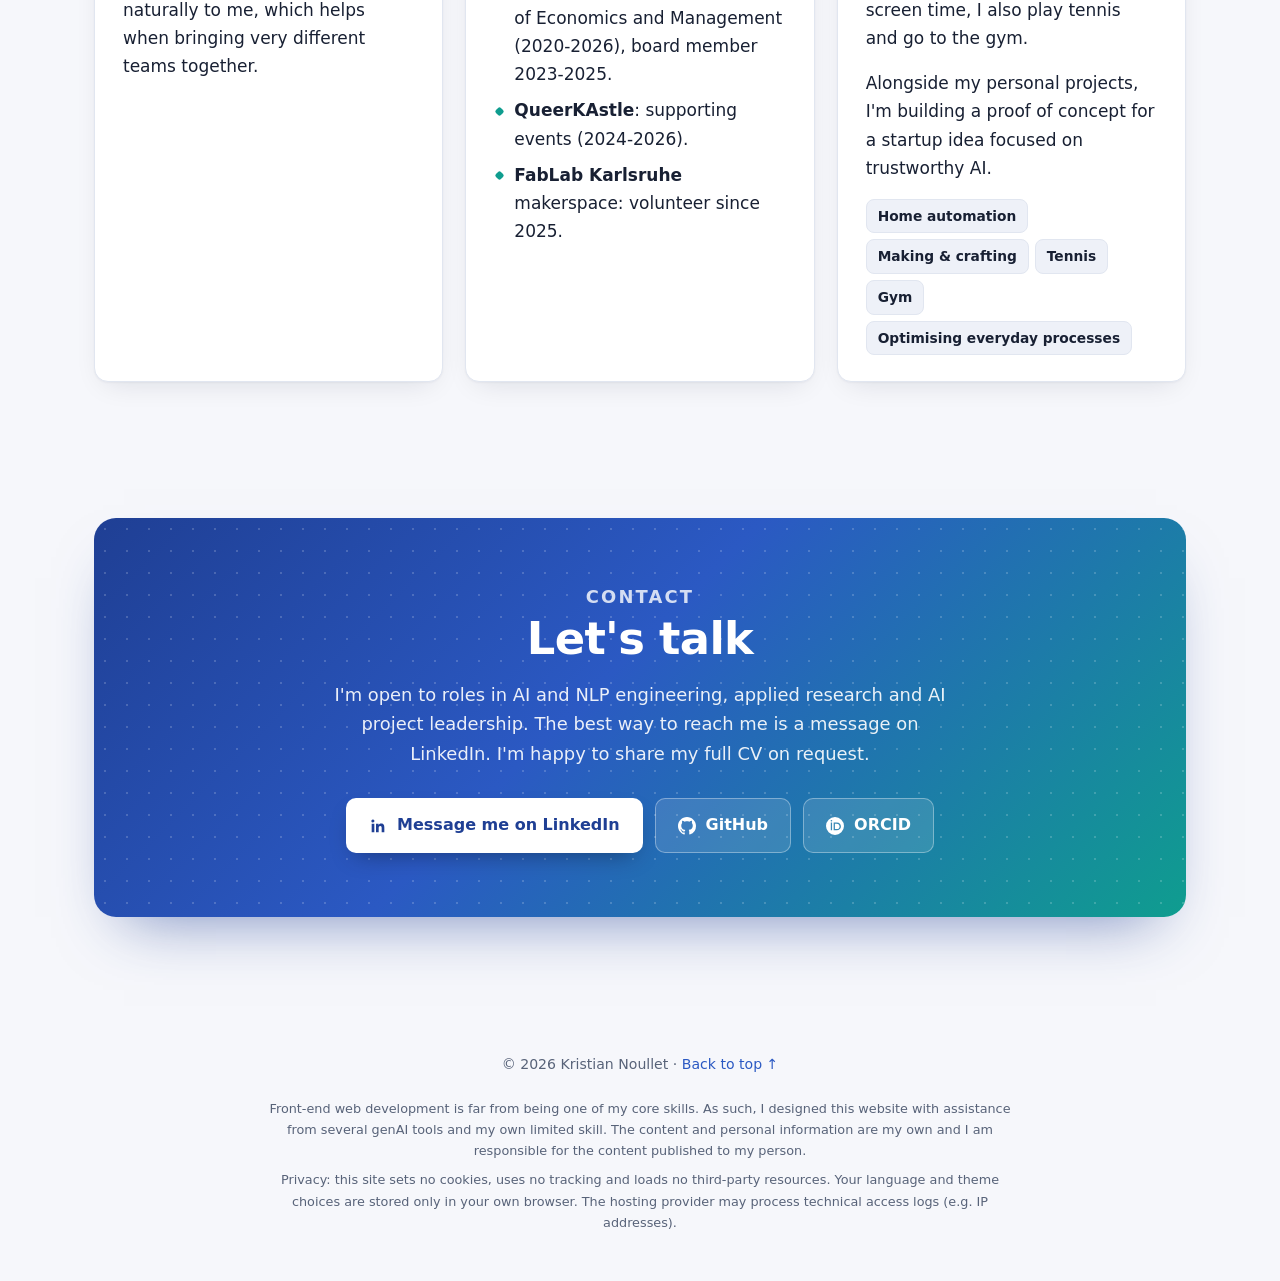
<file: en/index.html>
<!DOCTYPE html>
<html lang="en">
<head>
  <meta charset="utf-8">
  <title>Kristian Noullet</title>
  <meta name="robots" content="noindex">
  <link rel="canonical" href="https://noullet.tech/?lang=en">
  <meta http-equiv="refresh" content="0; url=../?lang=en">
  <script>location.replace('../?lang=en' + location.hash);</script>
</head>
<body><a href="../?lang=en">noullet.tech</a></body>
</html>
</file>
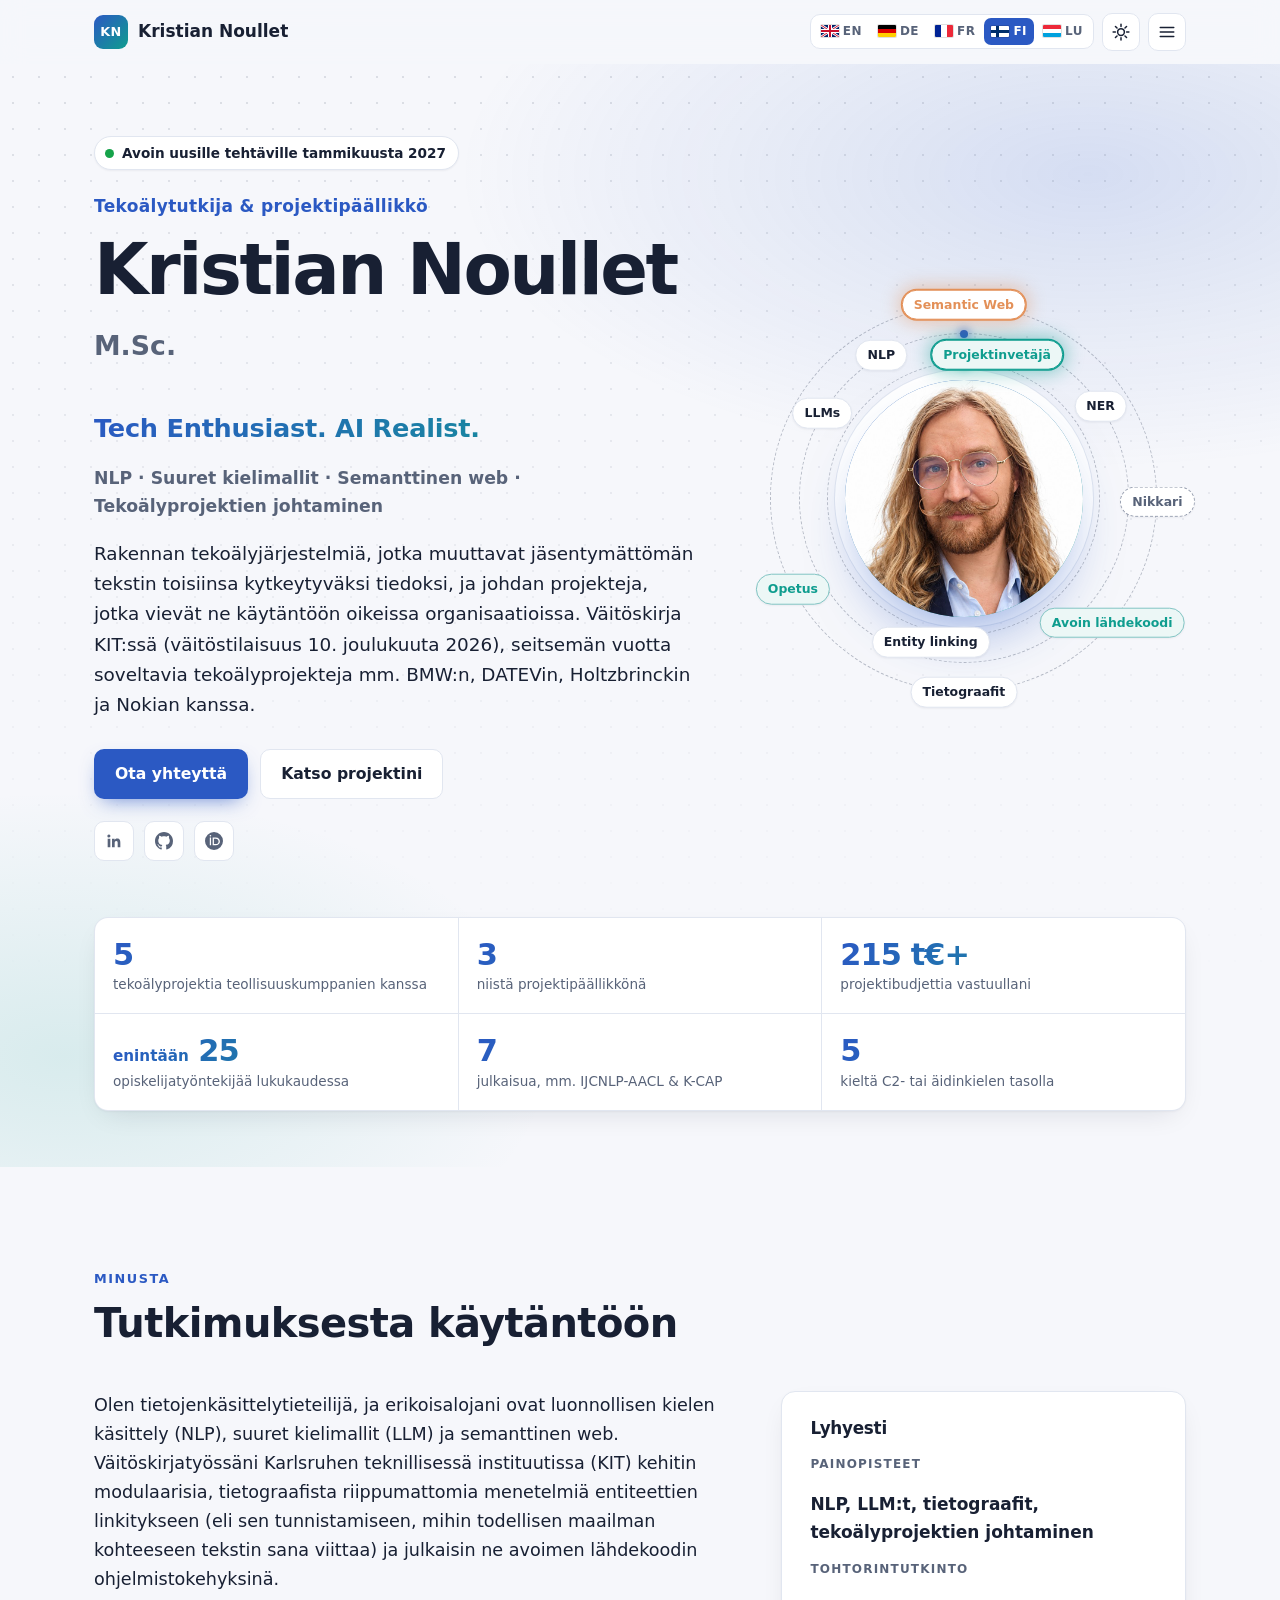
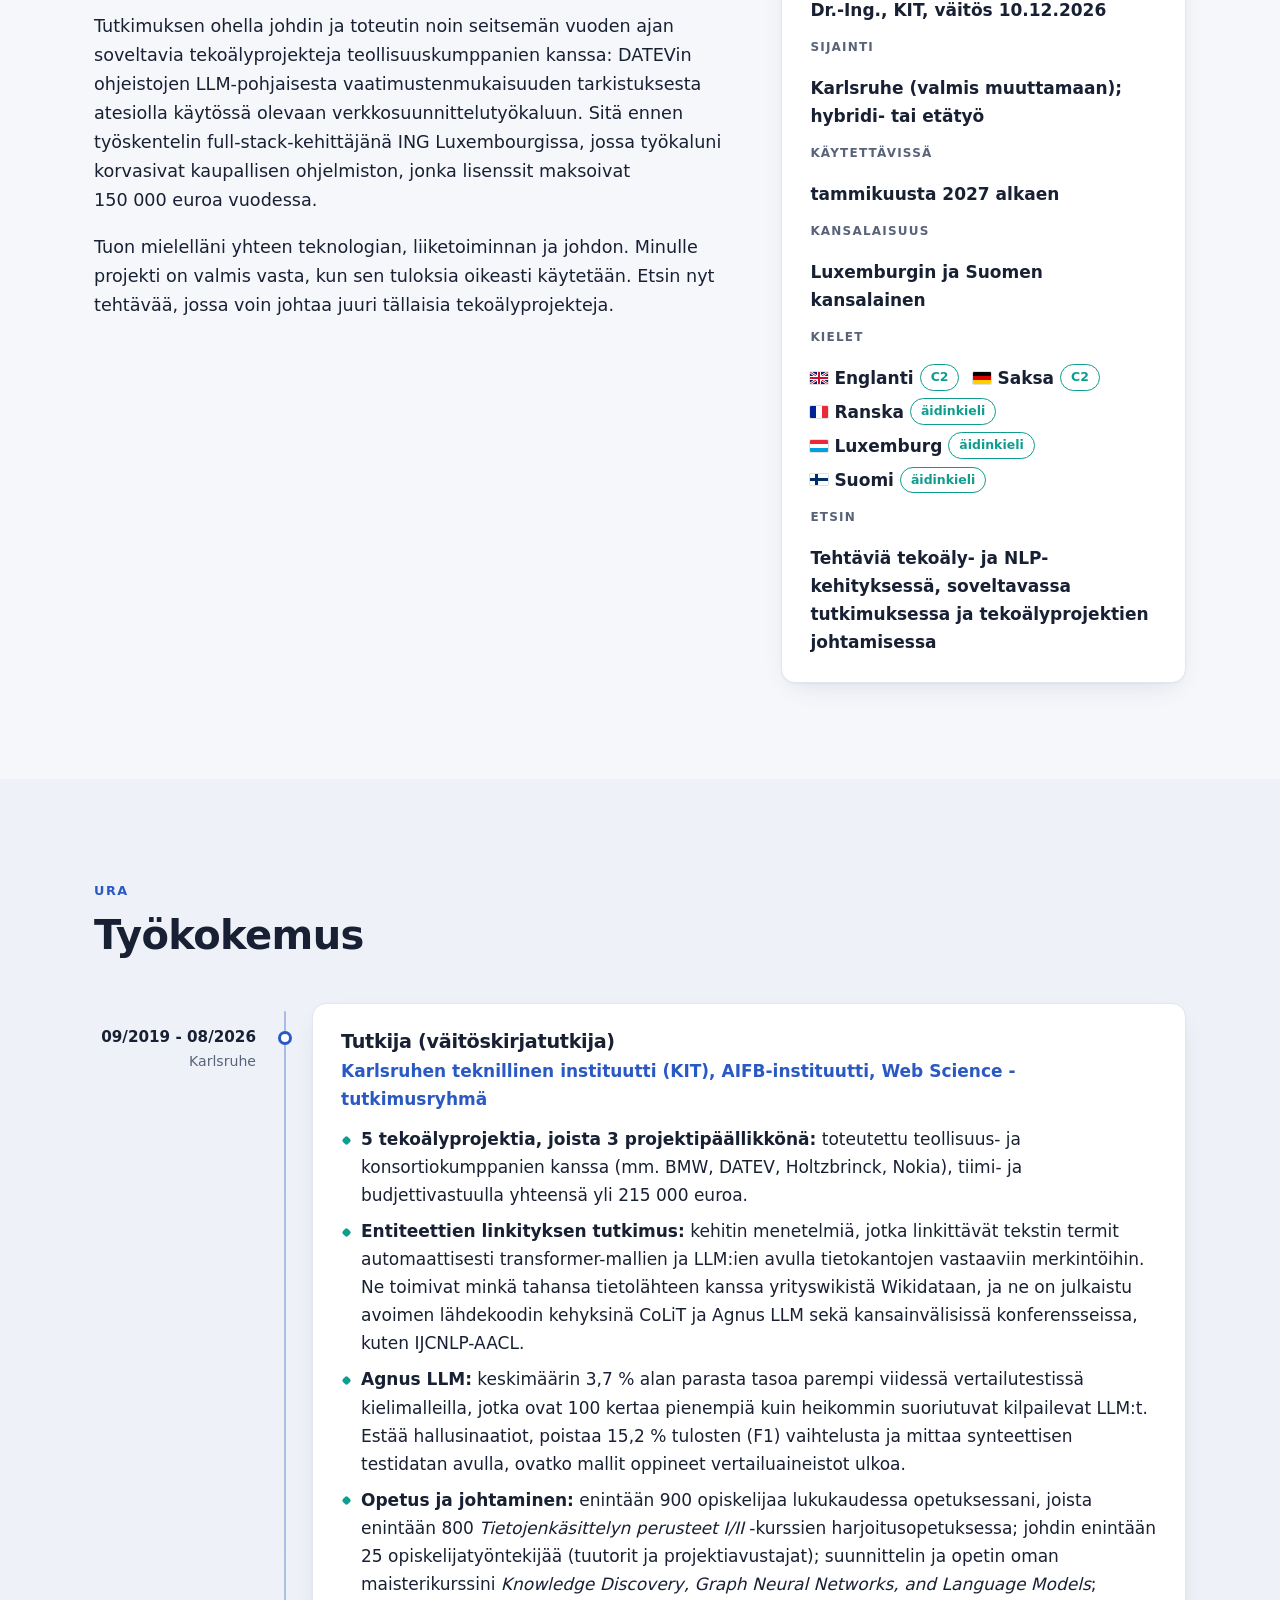
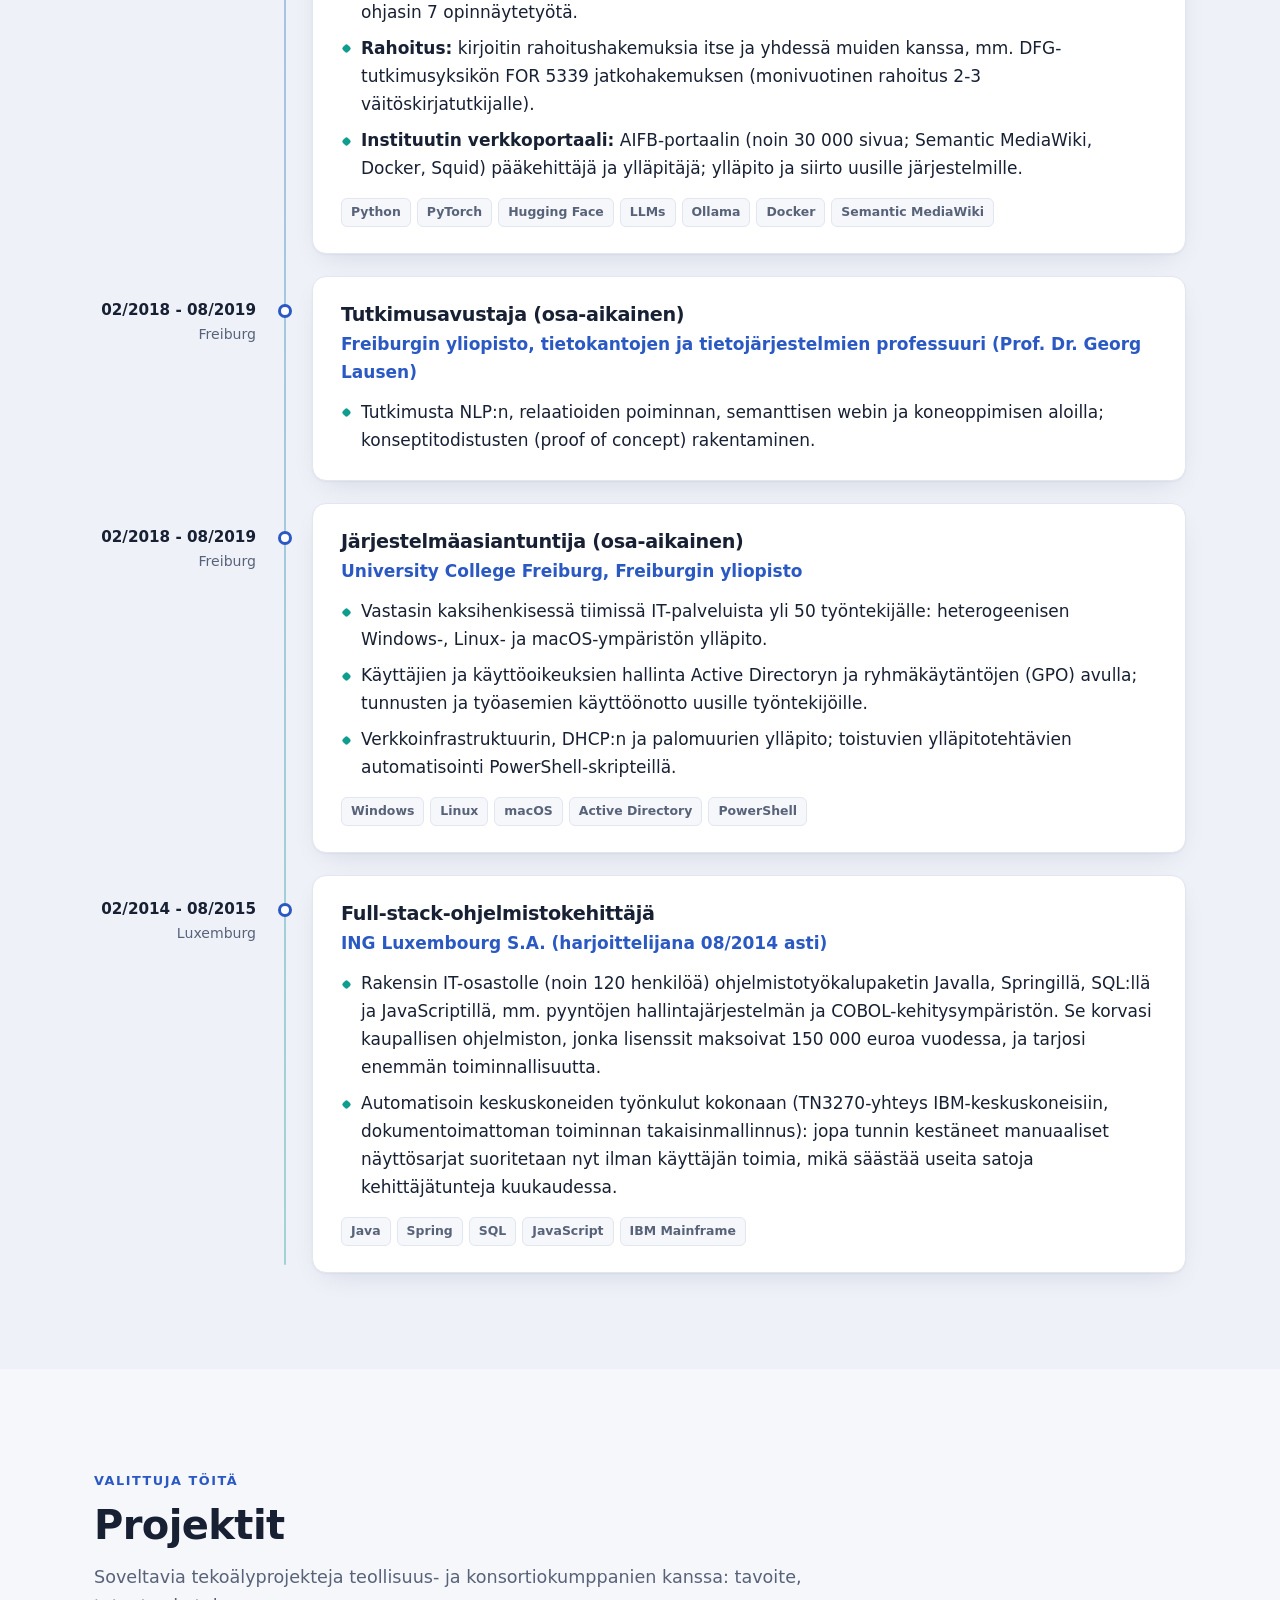
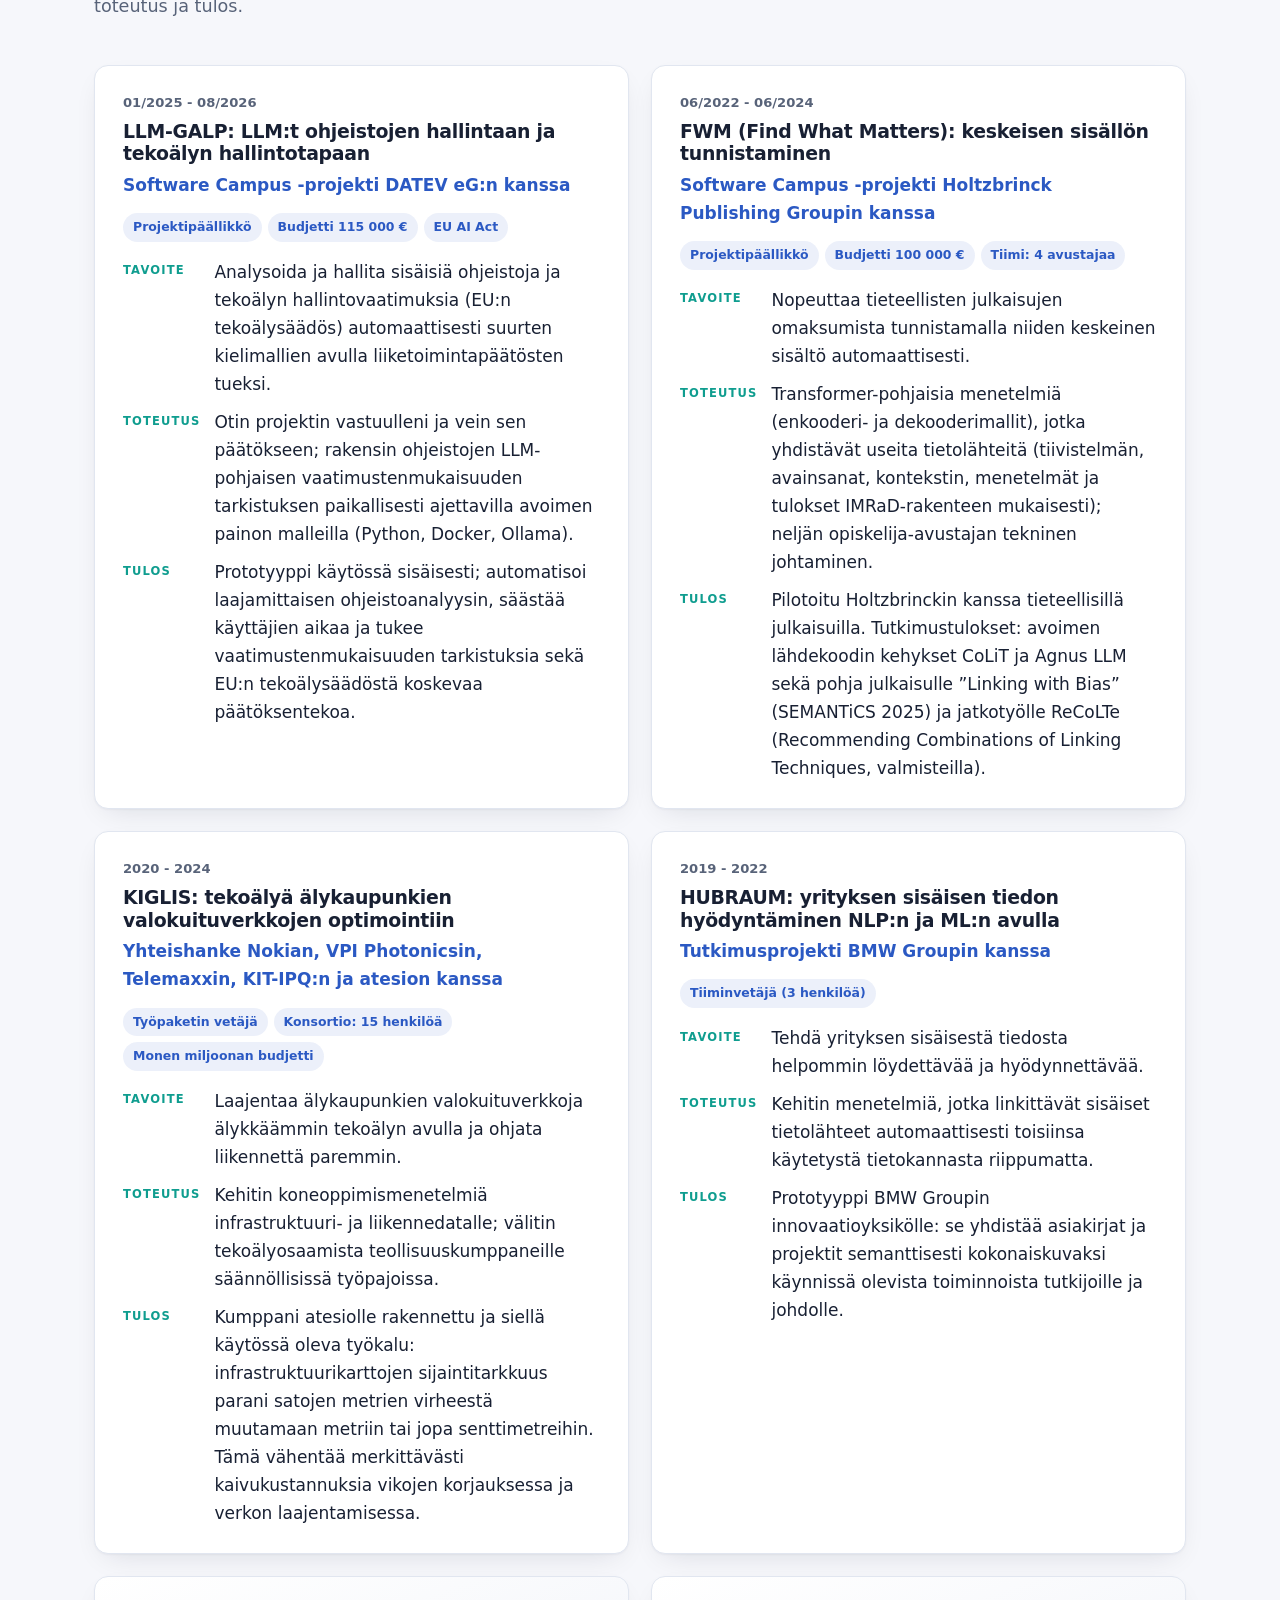
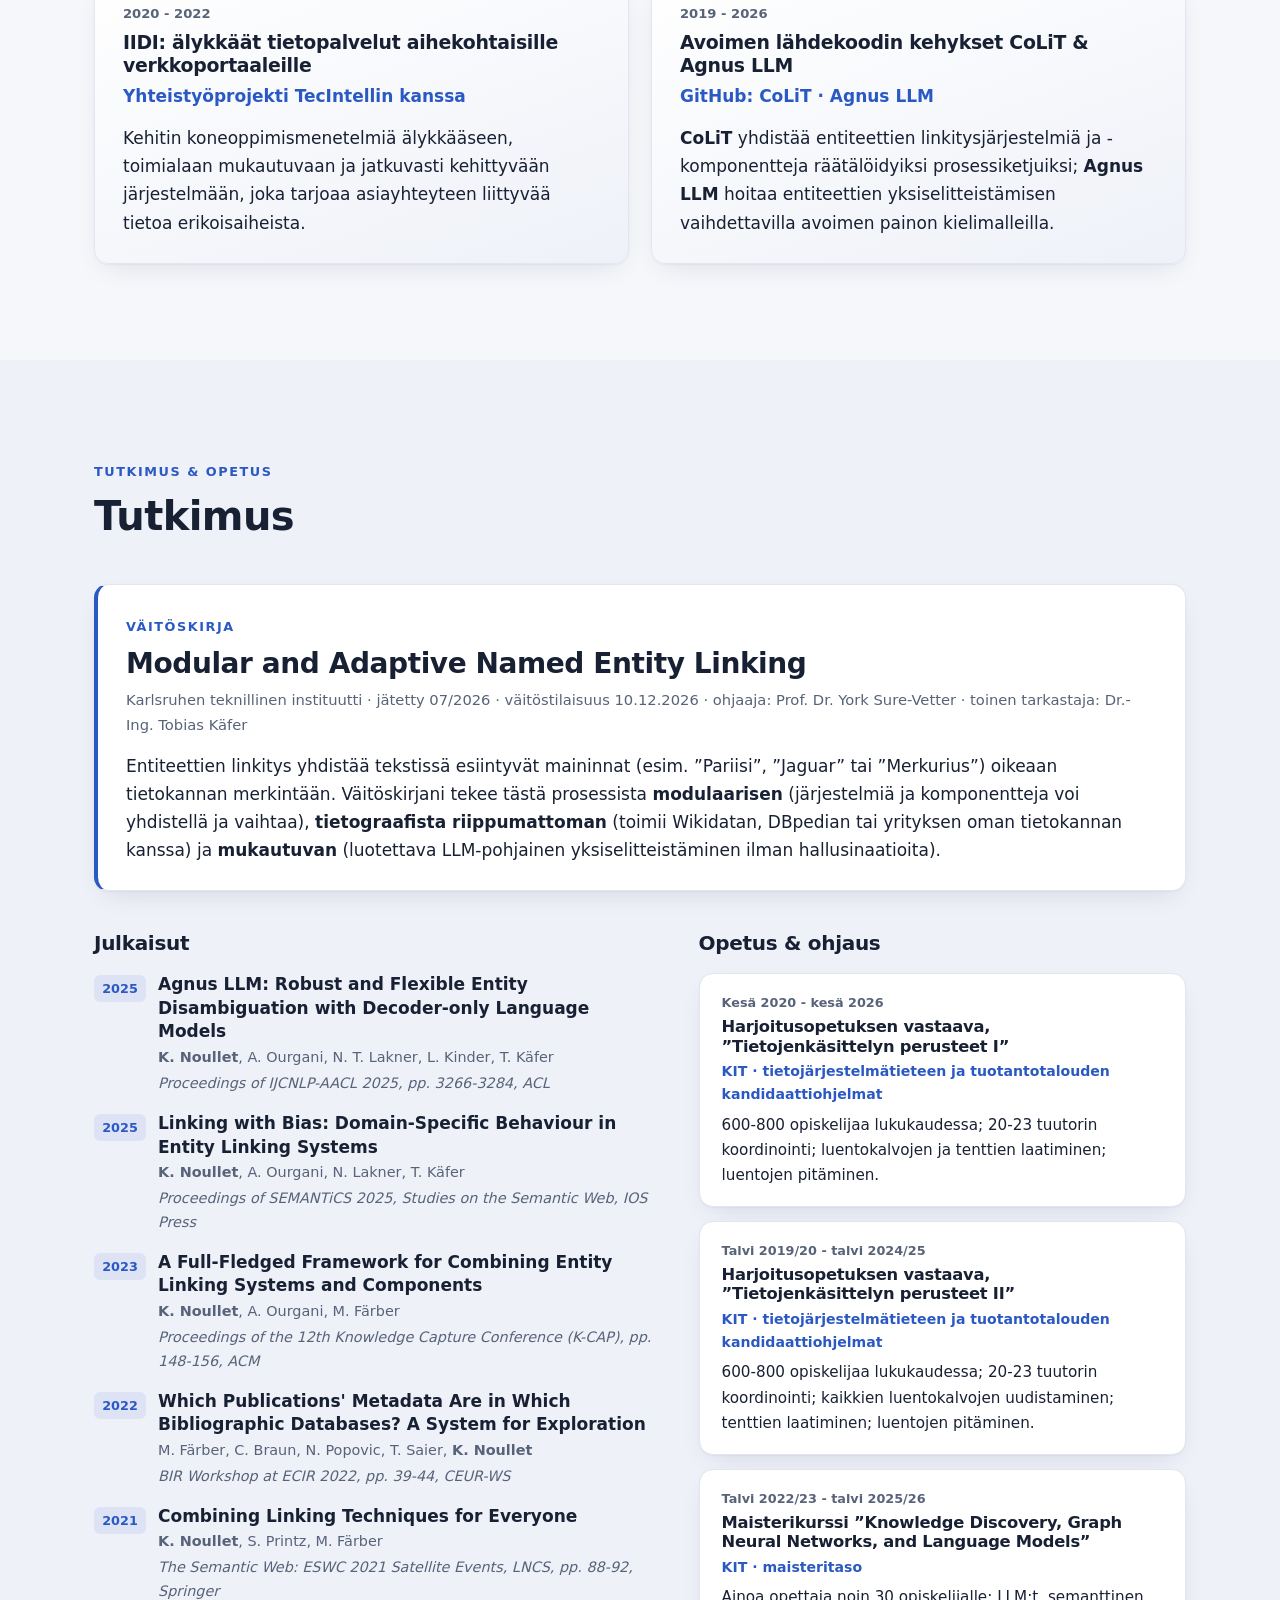
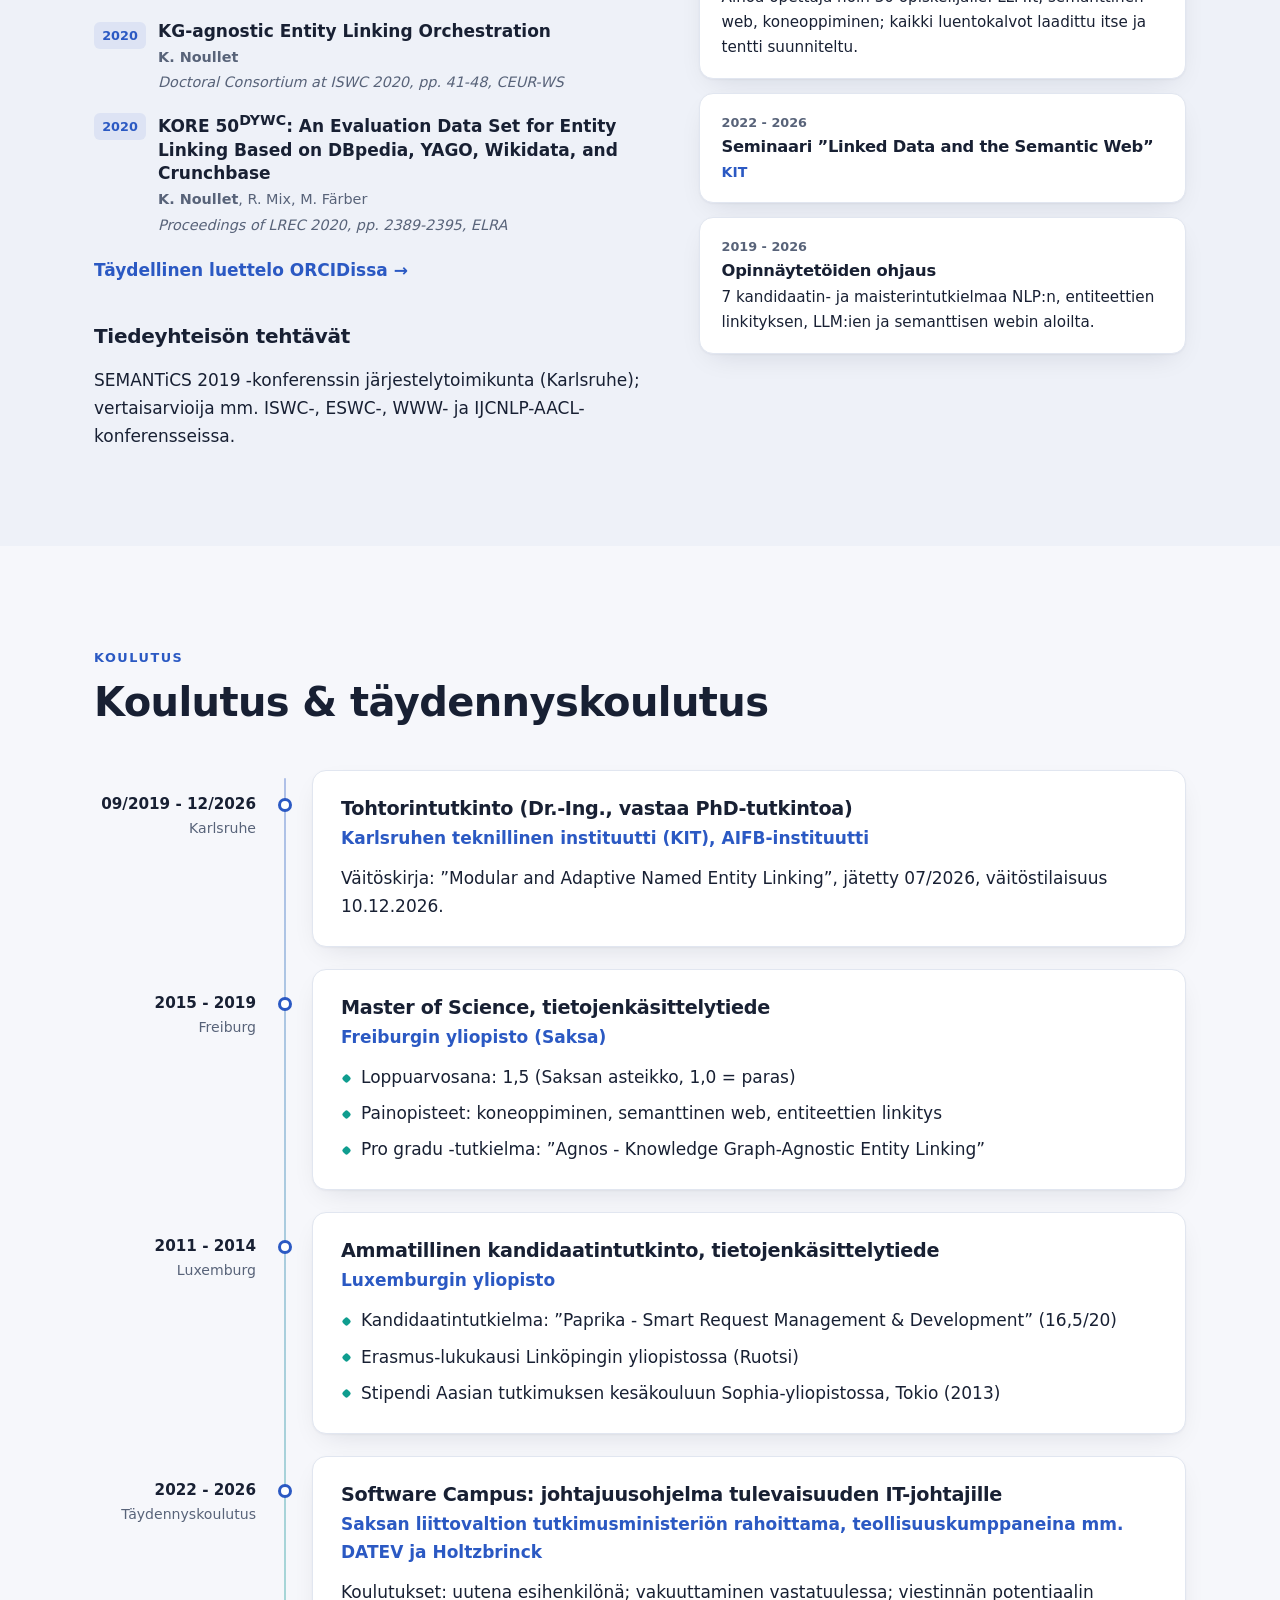
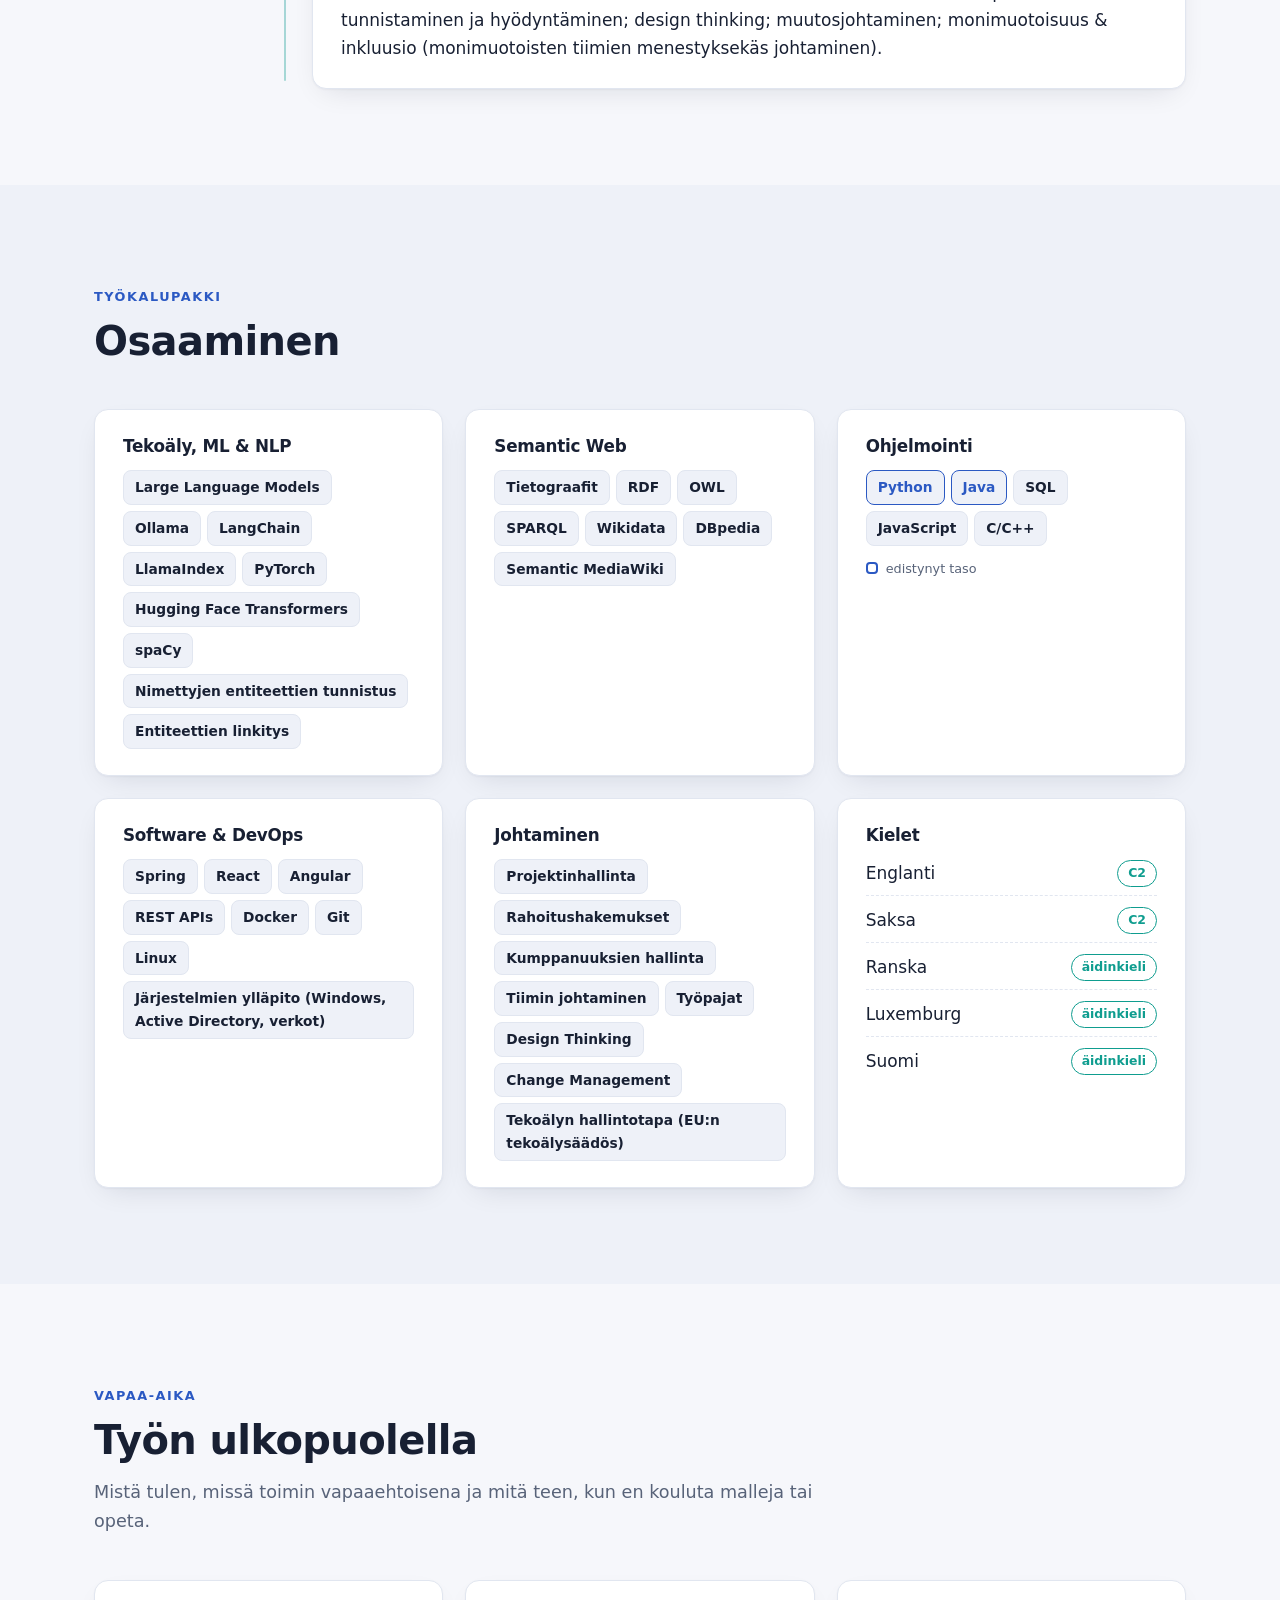
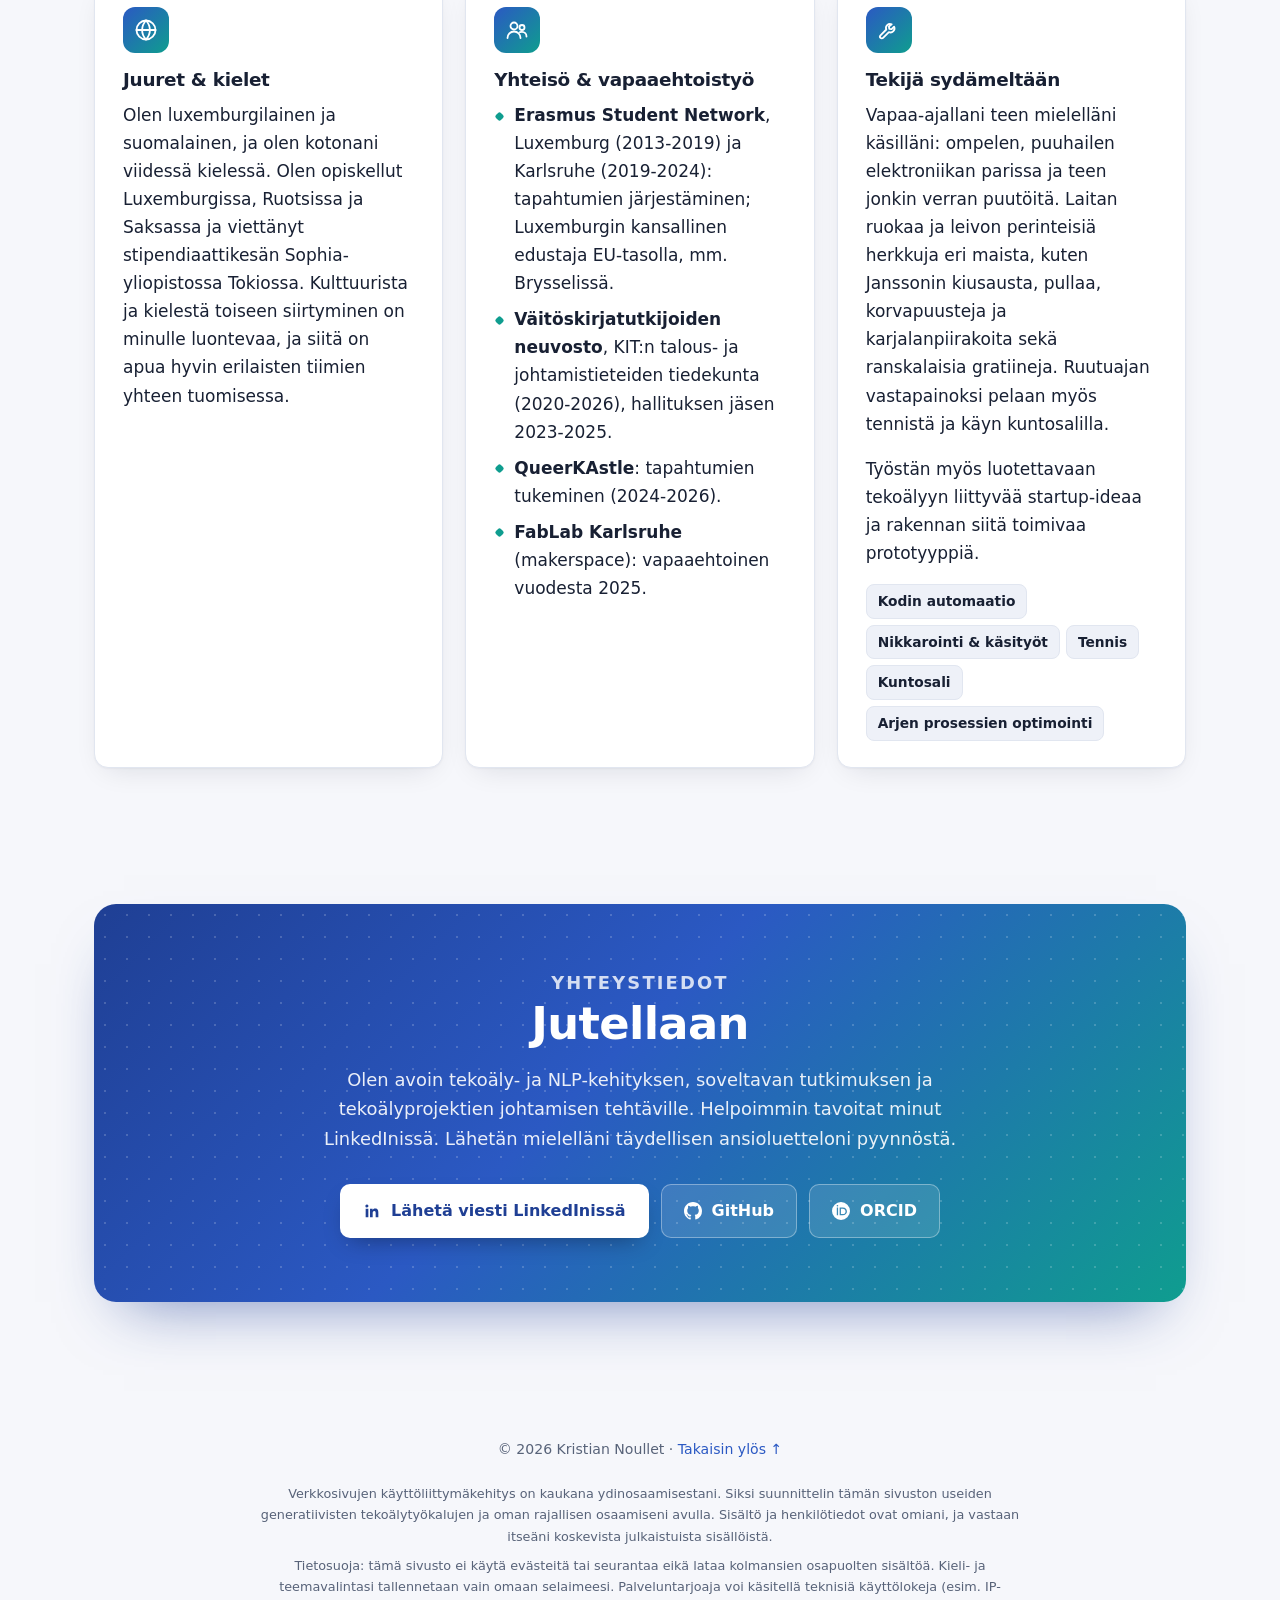
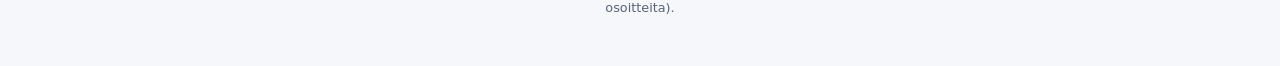
<file: fi/index.html>
<!DOCTYPE html>
<html lang="fi">
<head>
  <meta charset="utf-8">
  <title>Kristian Noullet</title>
  <meta name="robots" content="noindex">
  <link rel="canonical" href="https://noullet.tech/?lang=fi">
  <meta http-equiv="refresh" content="0; url=../?lang=fi">
  <script>location.replace('../?lang=fi' + location.hash);</script>
</head>
<body><a href="../?lang=fi">noullet.tech</a></body>
</html>
</file>
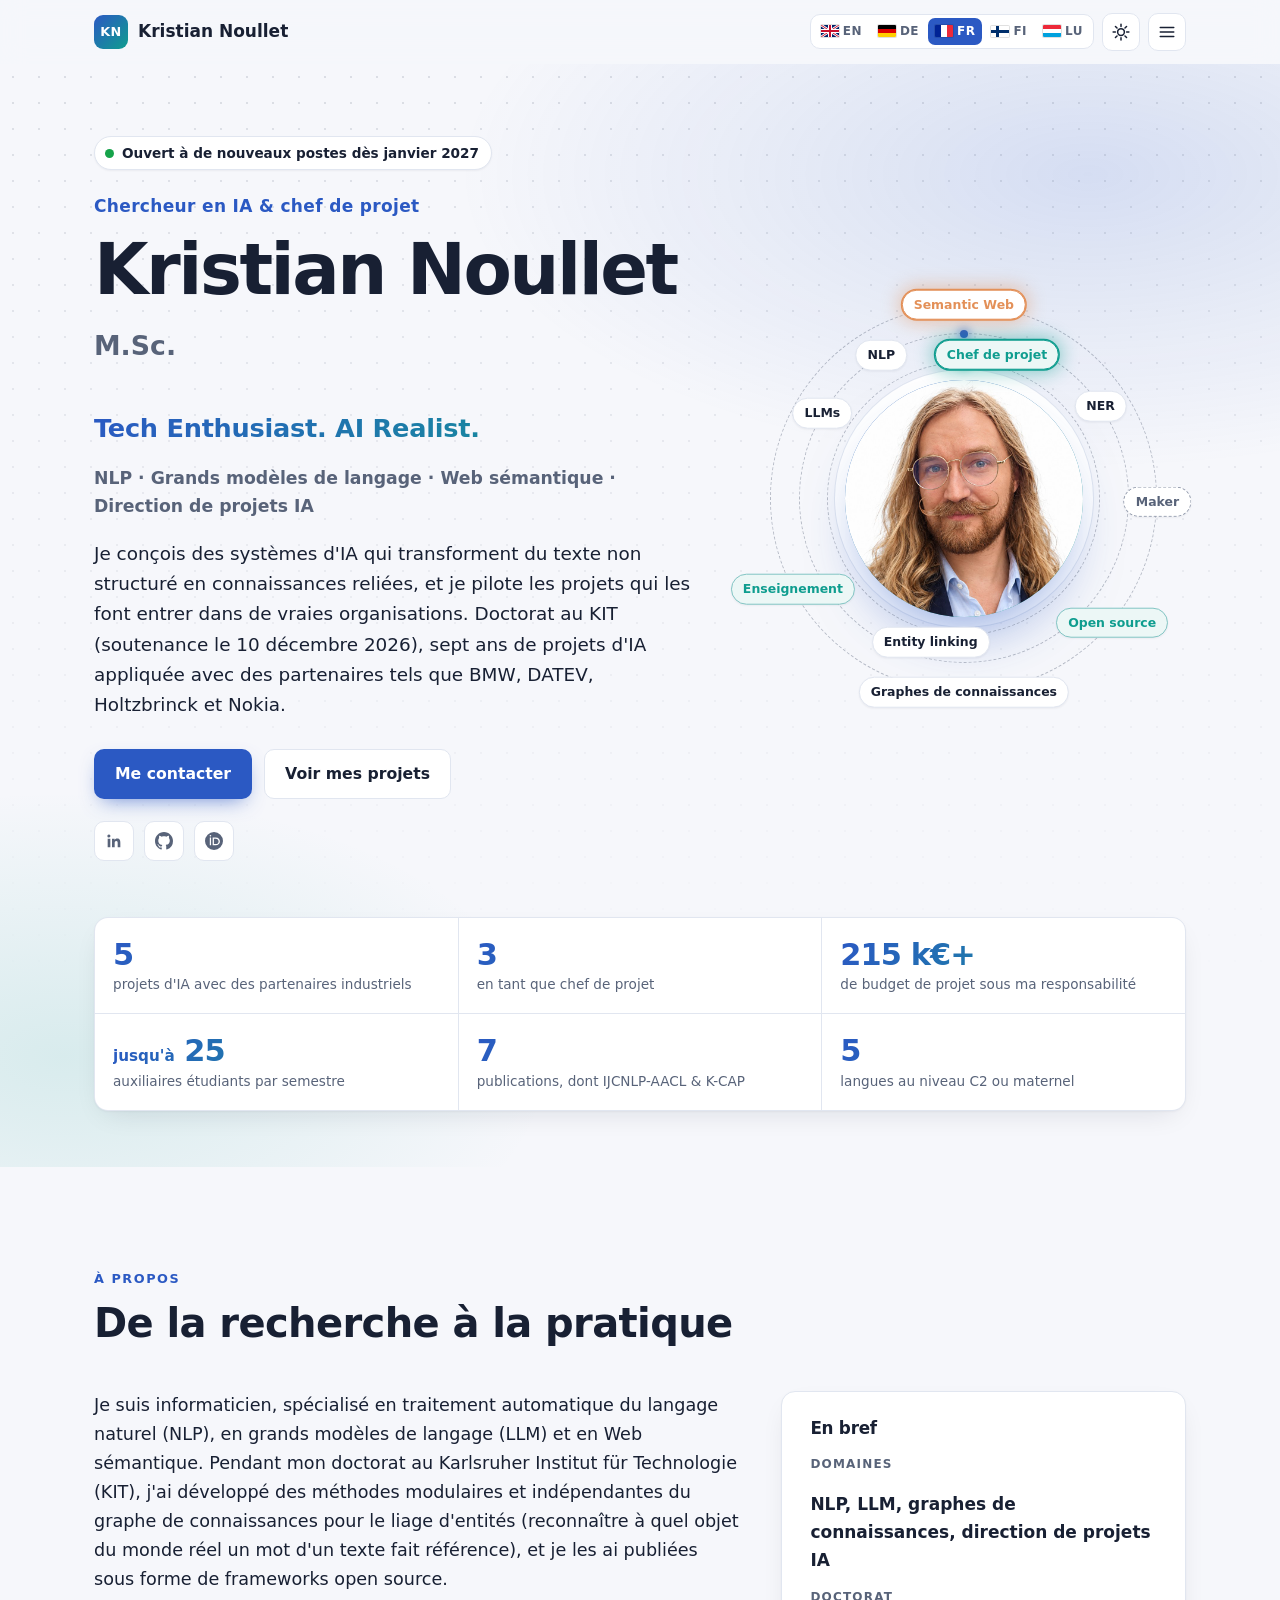
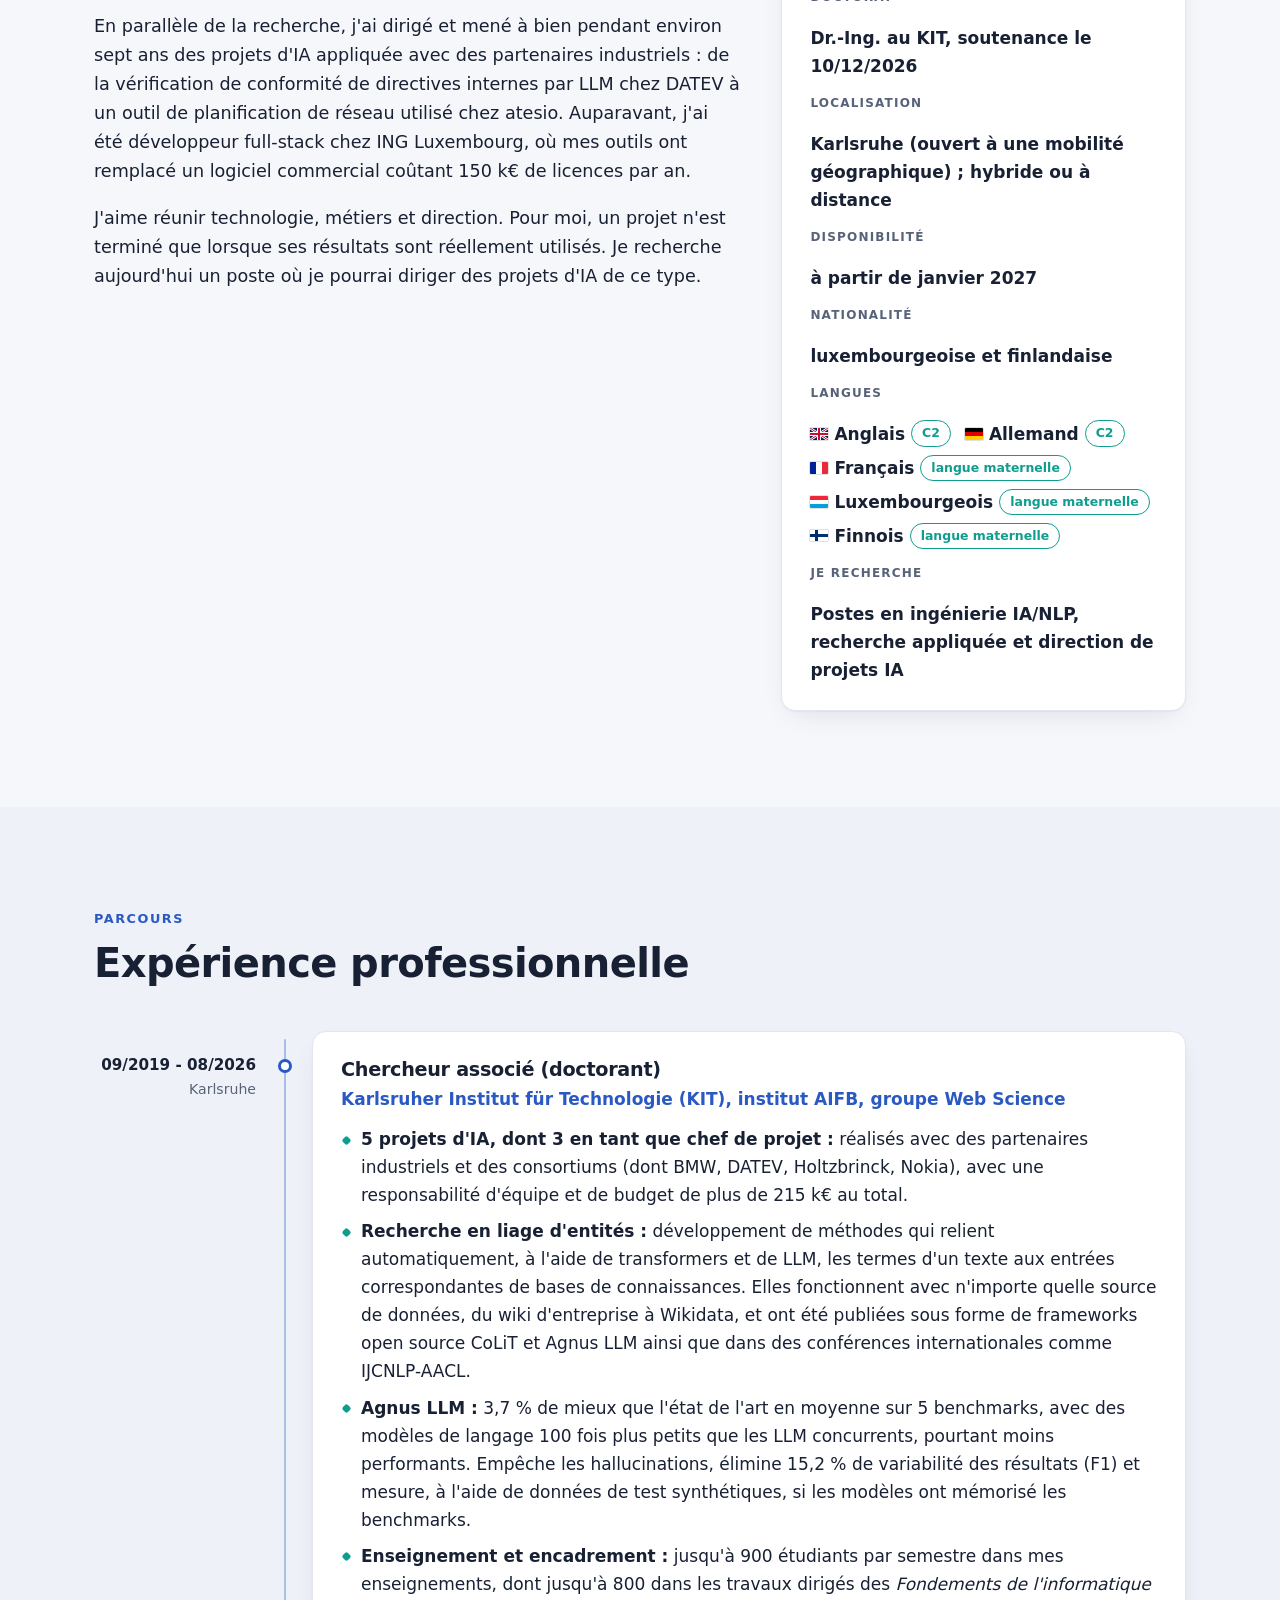
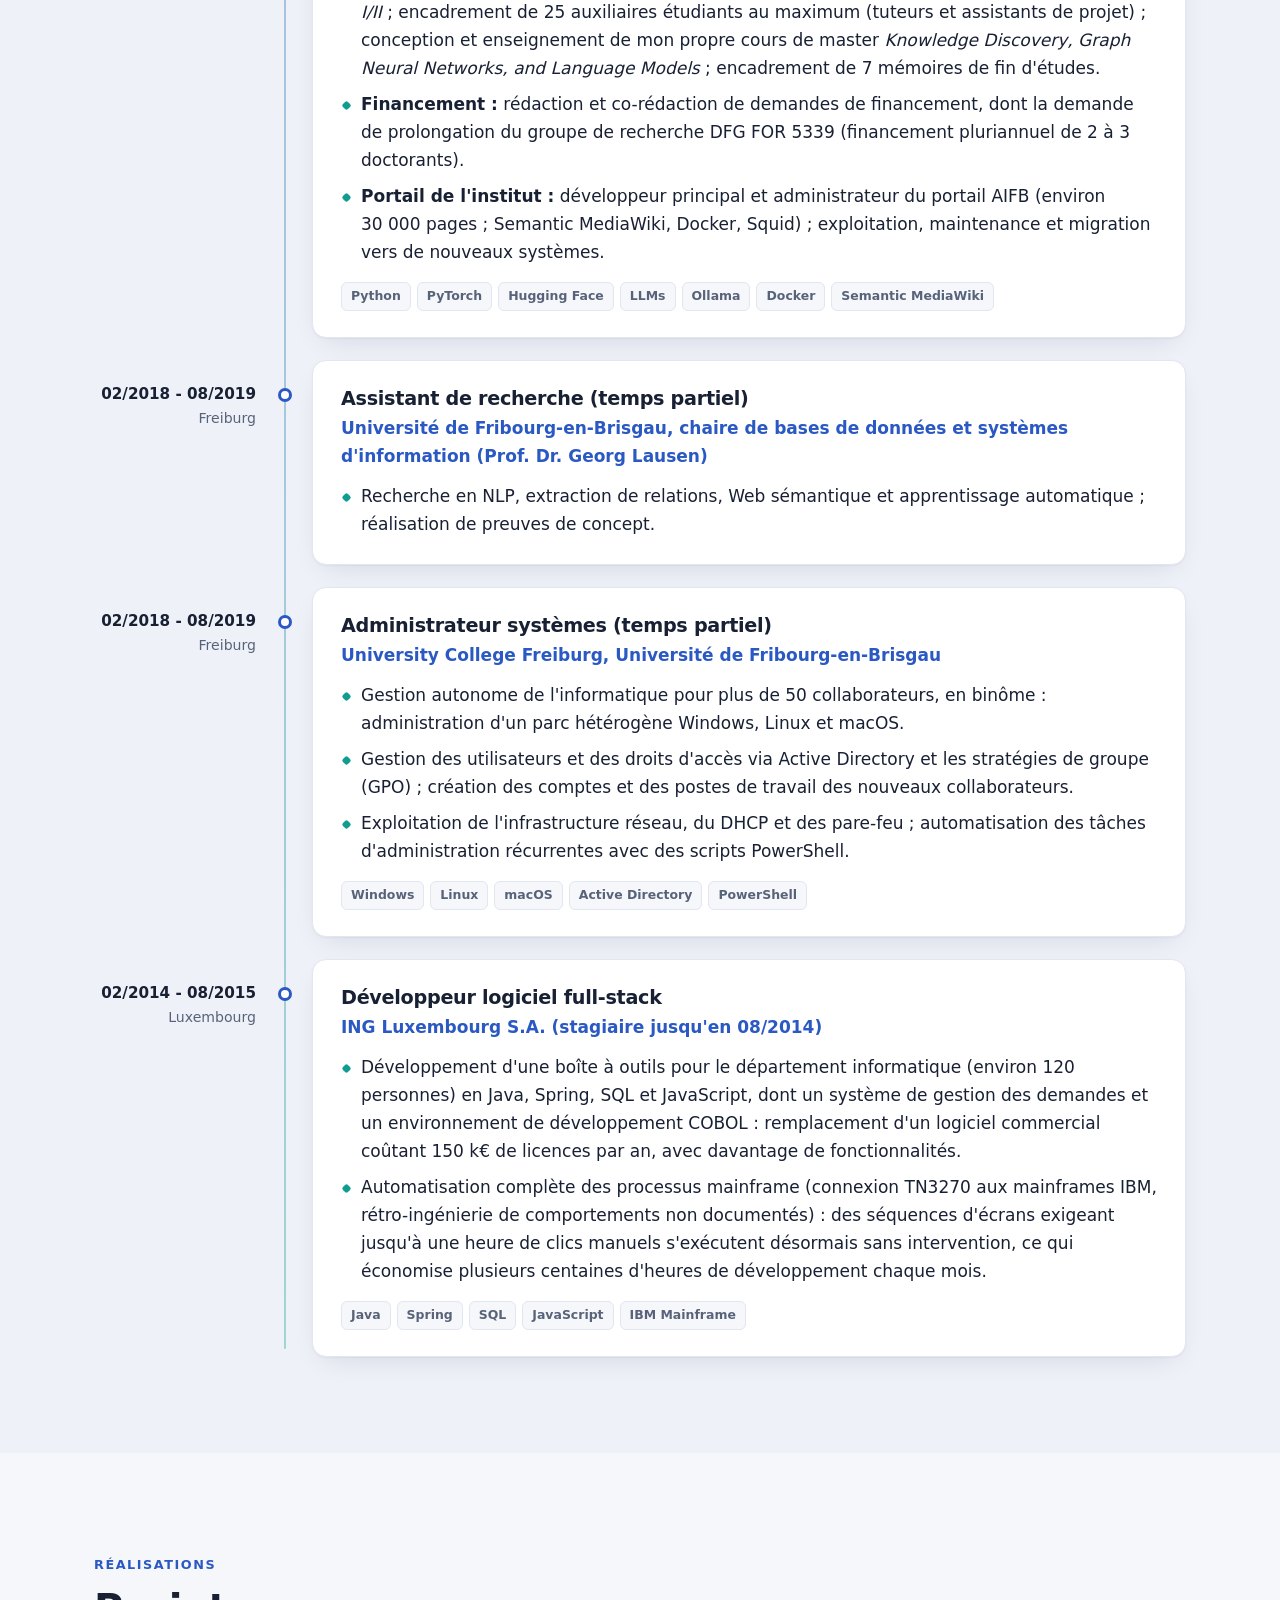
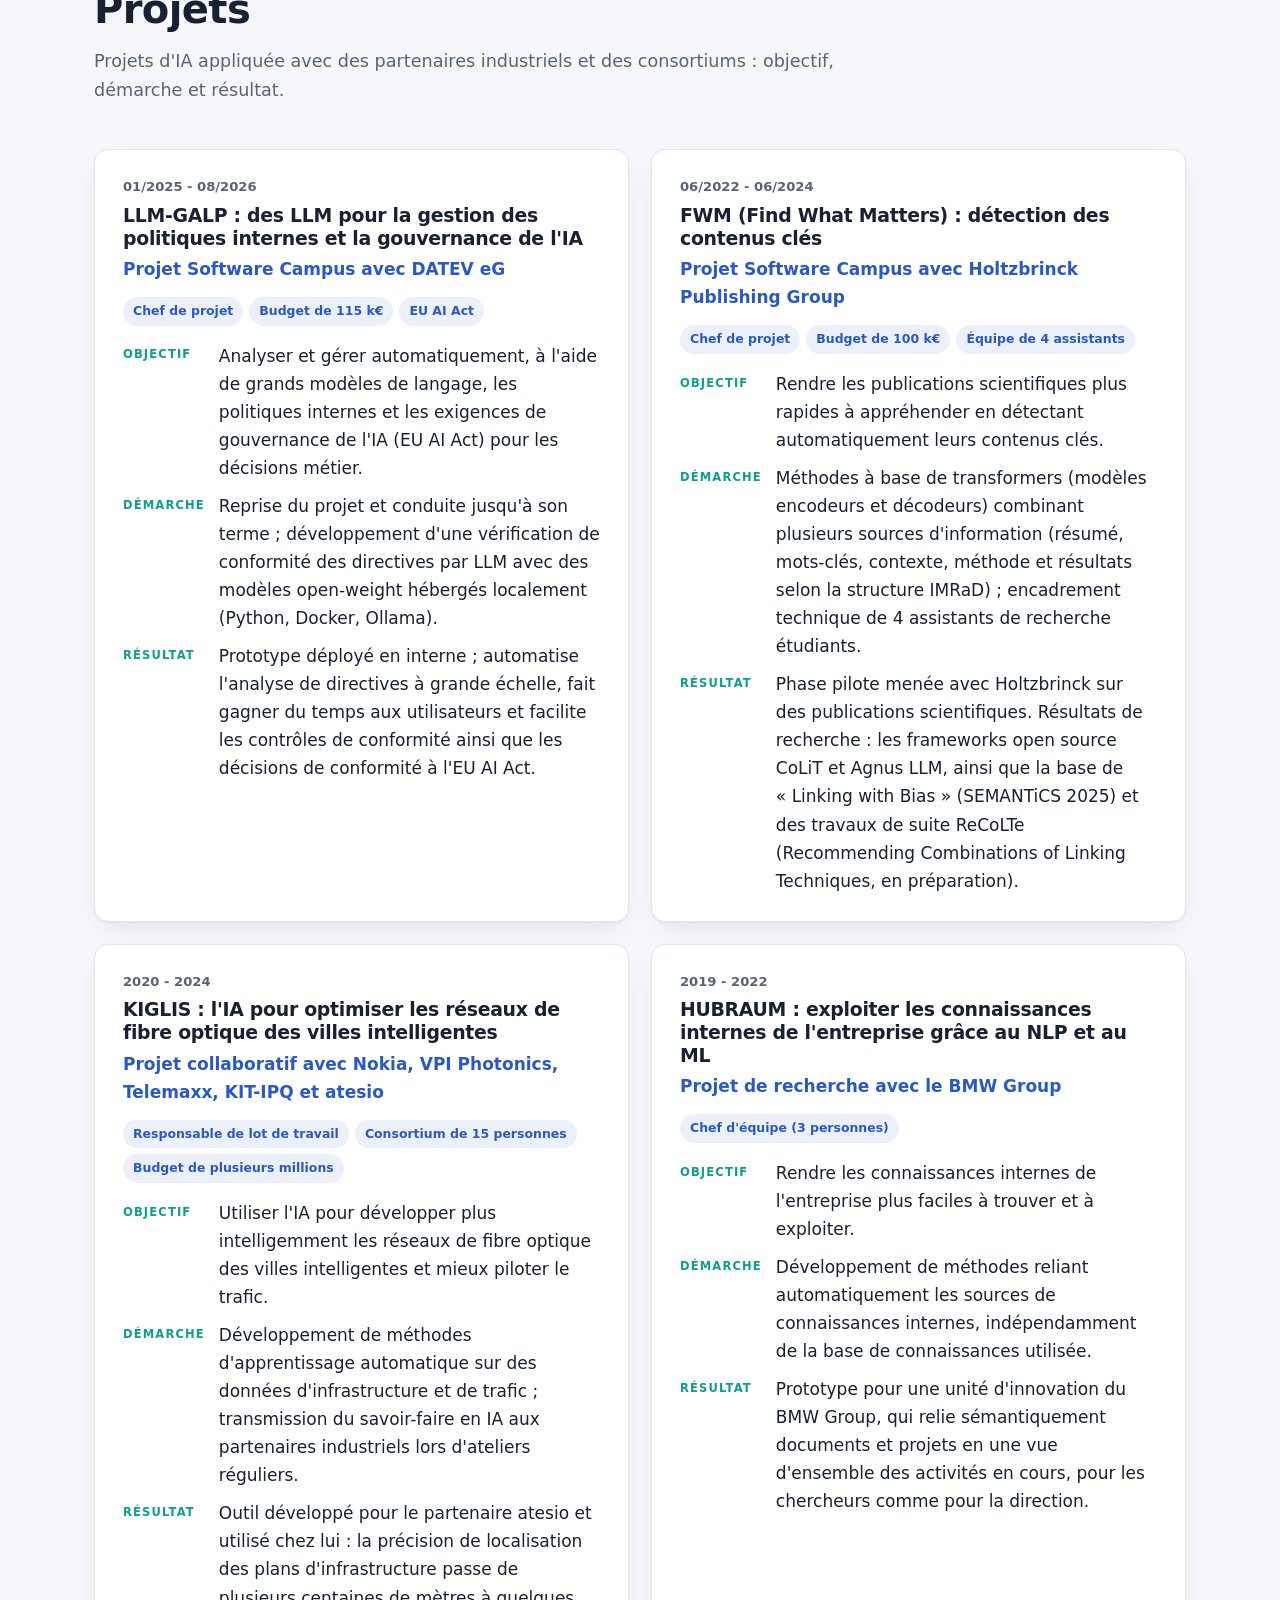
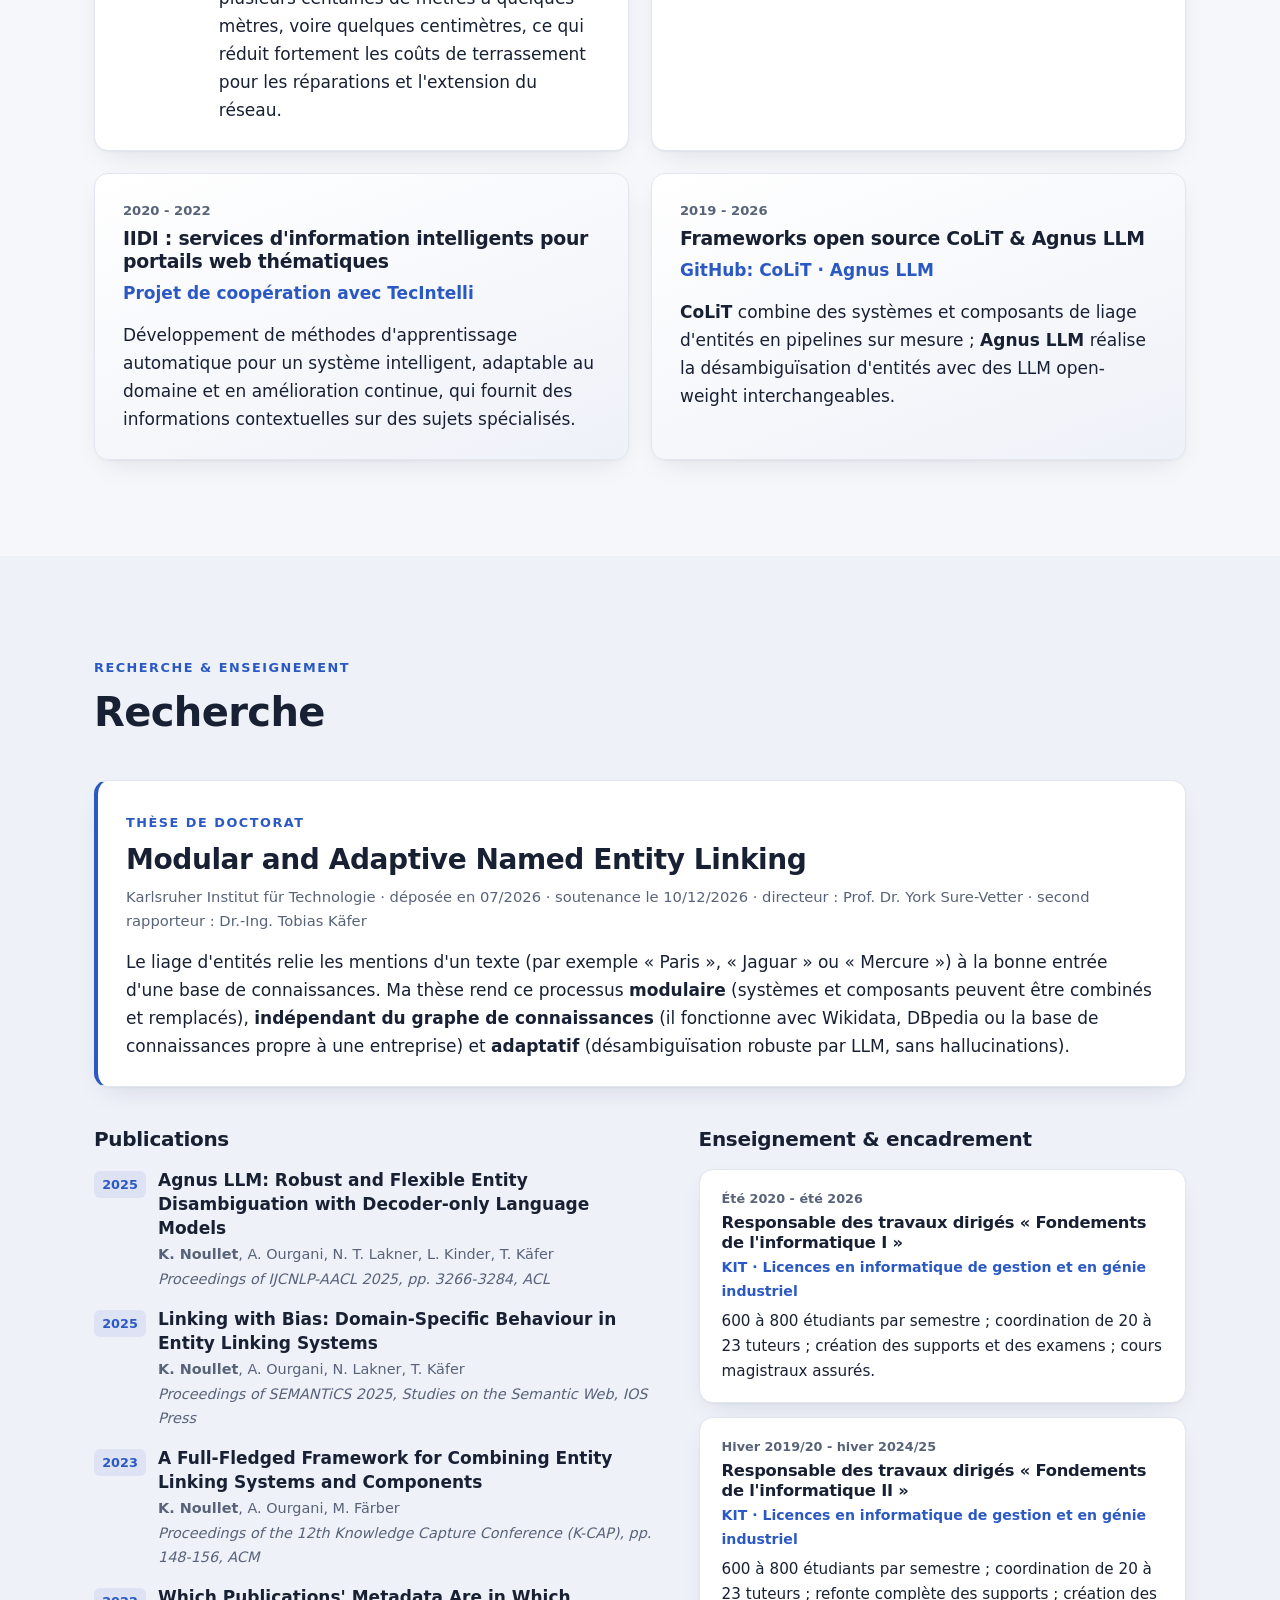
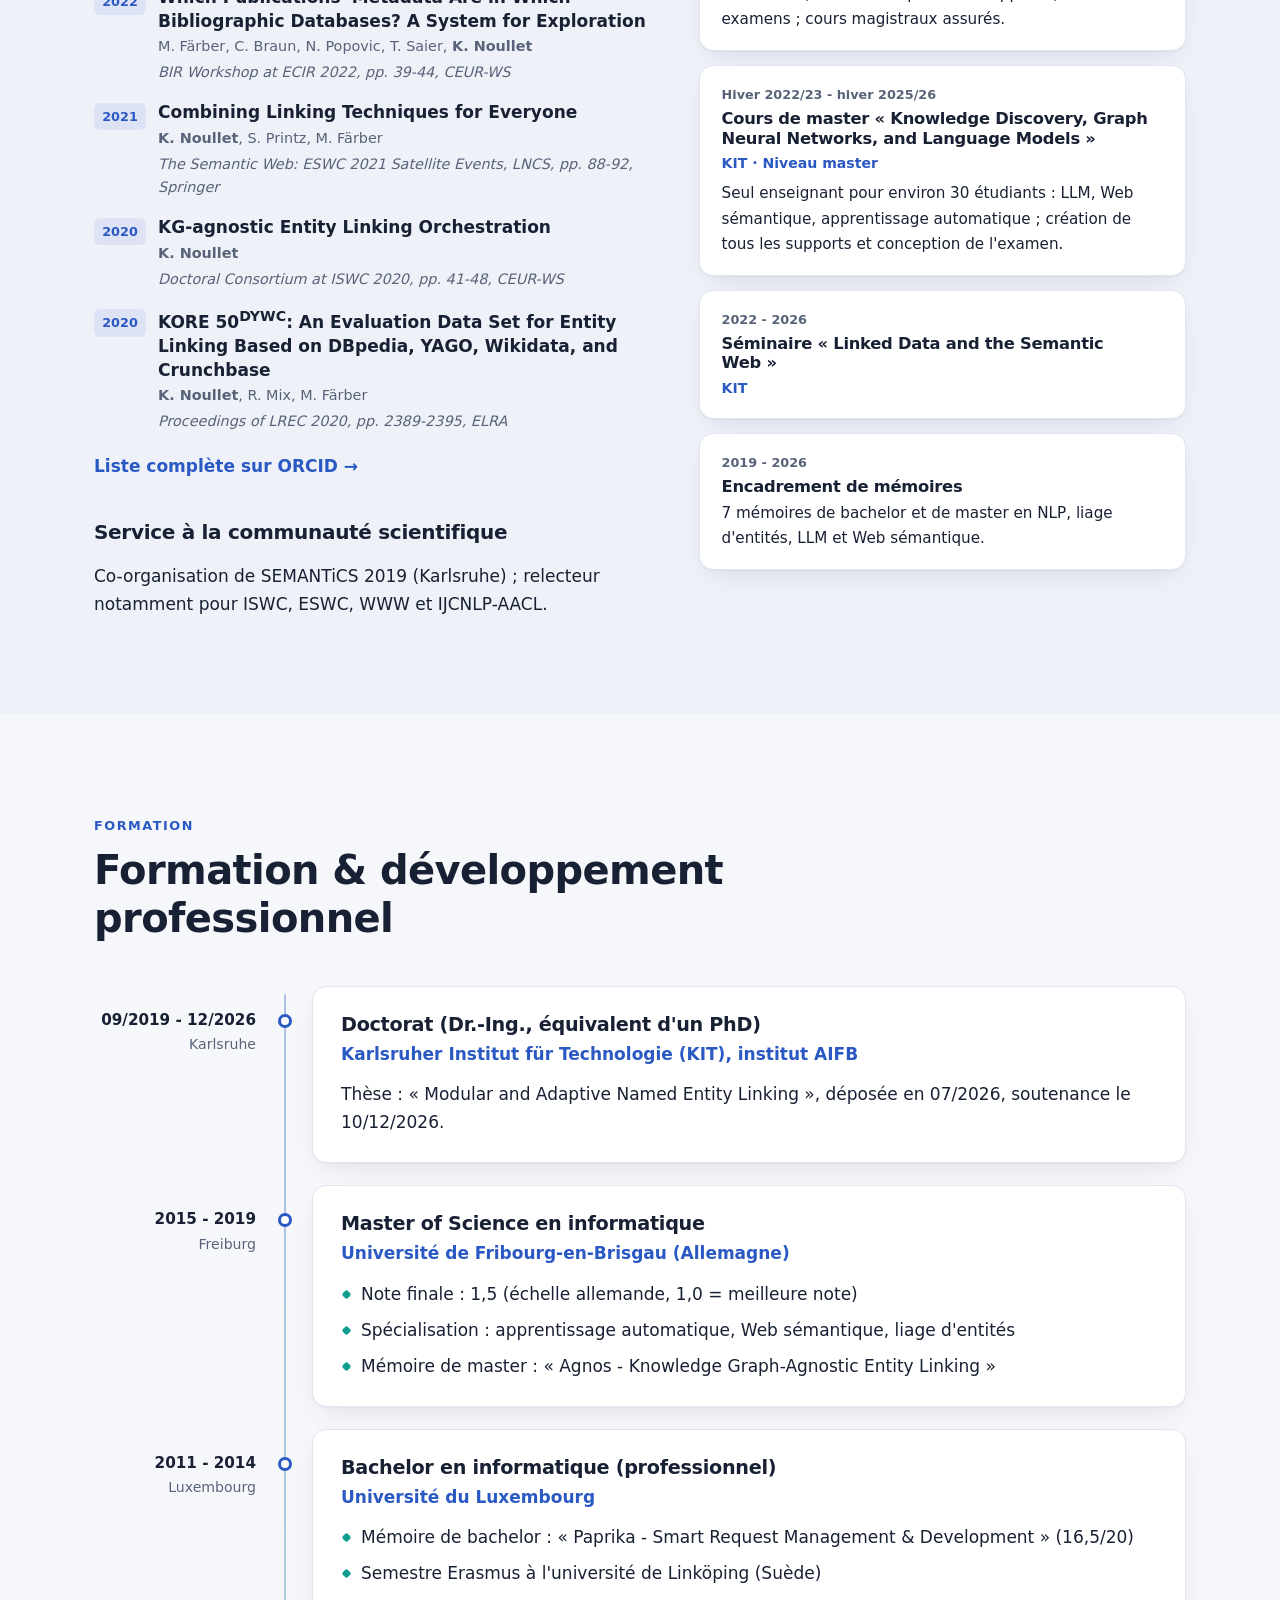
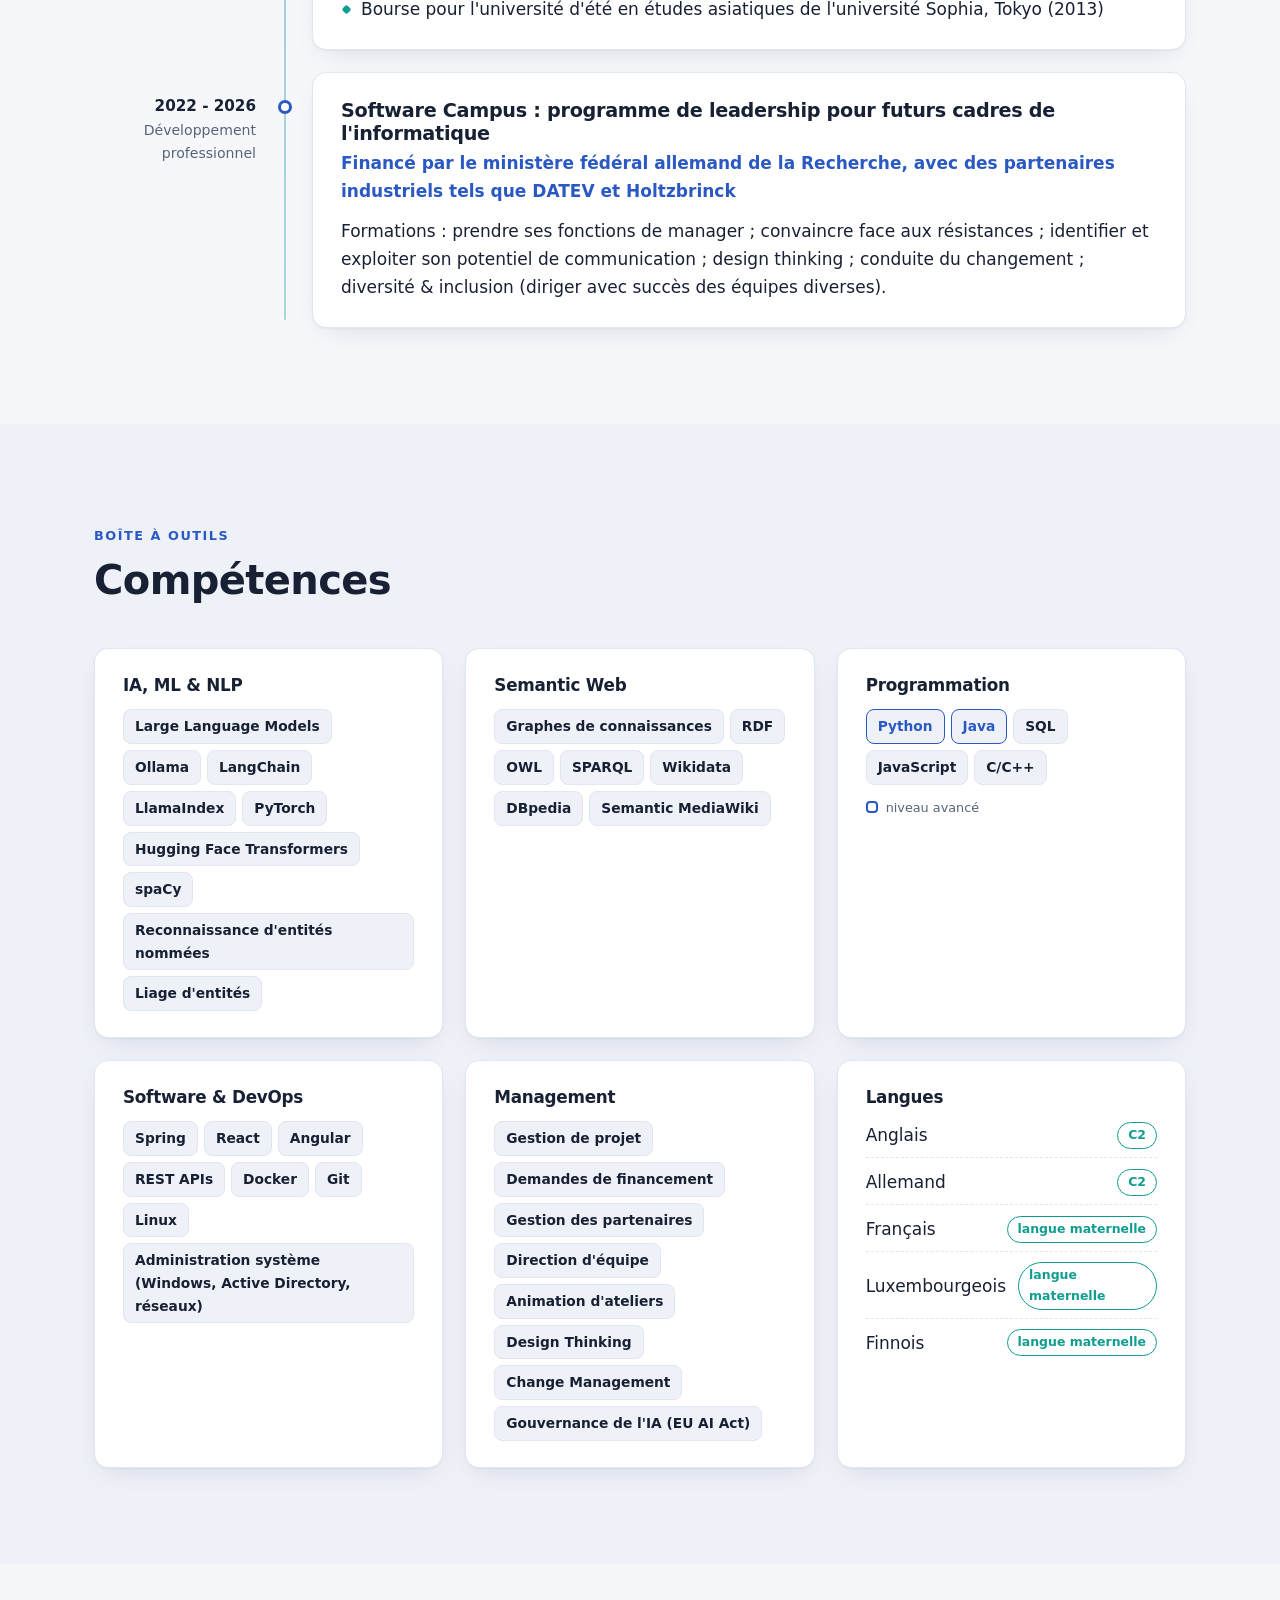
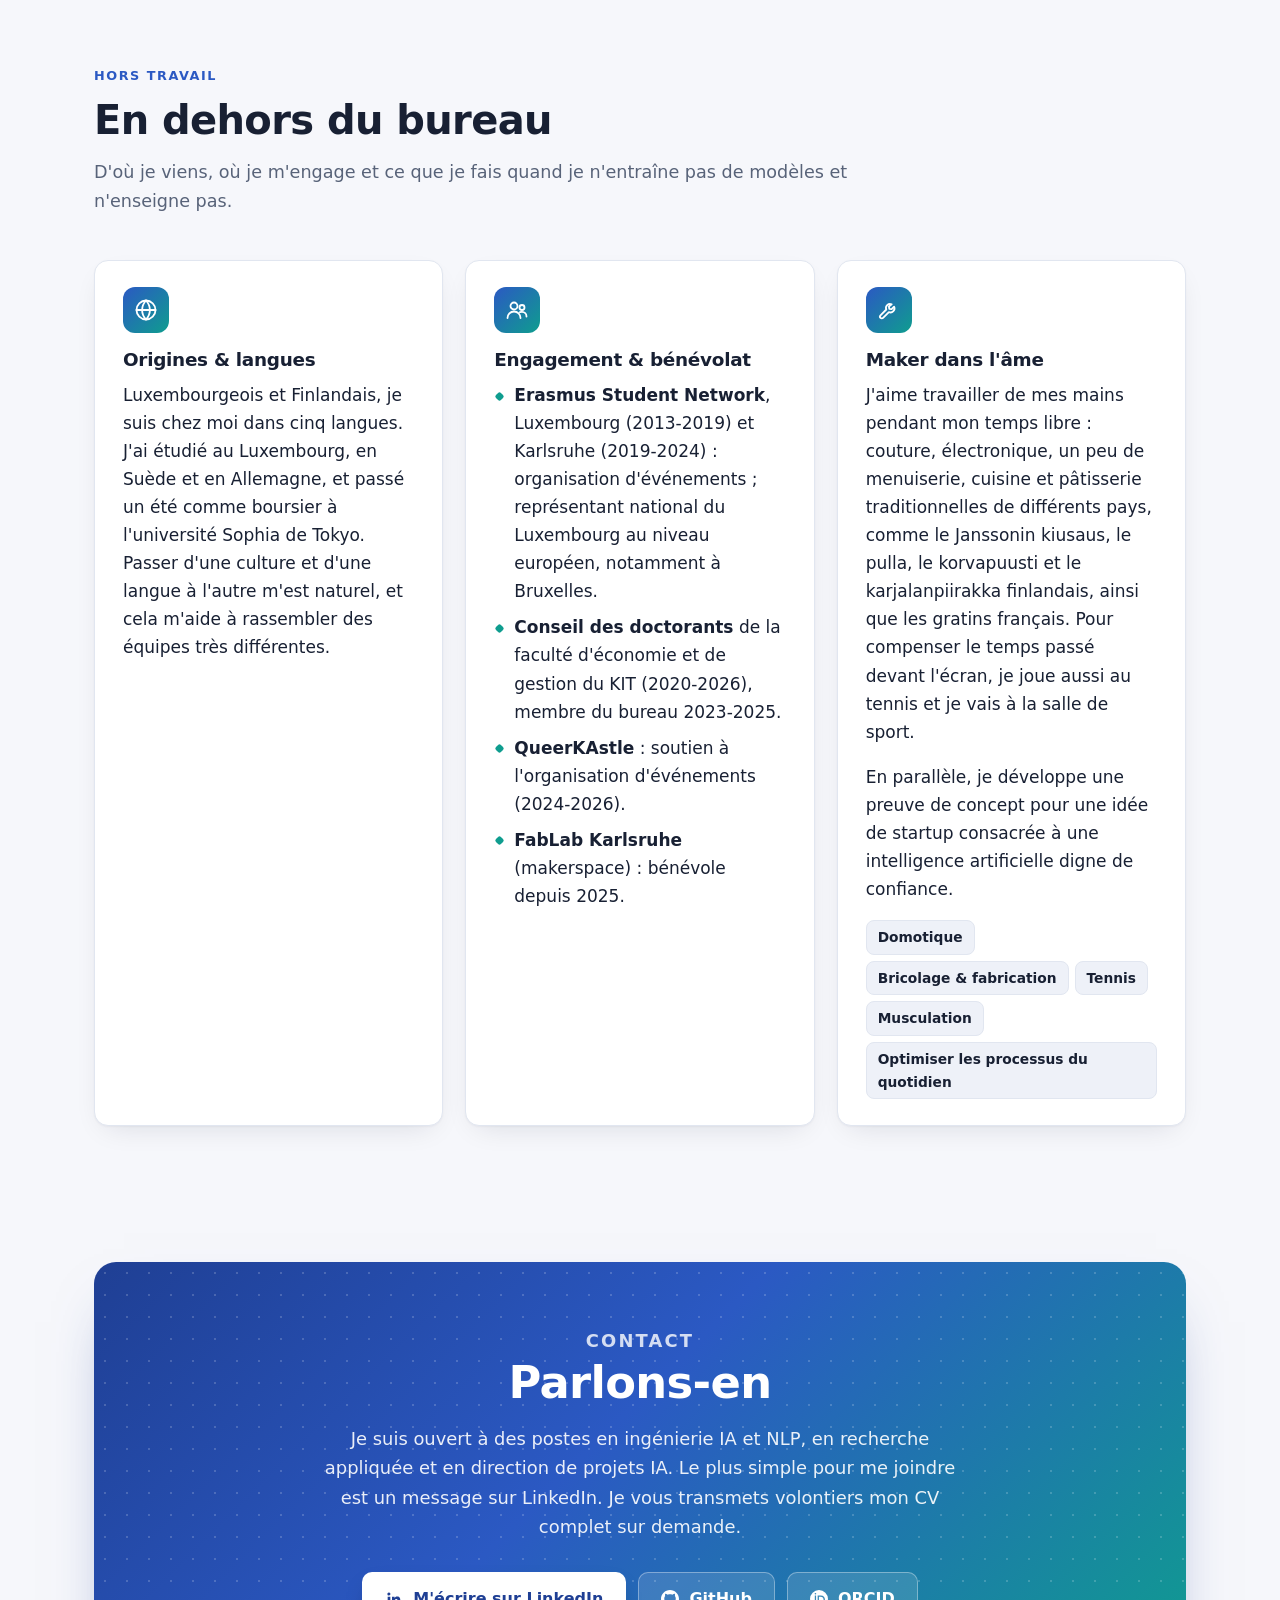
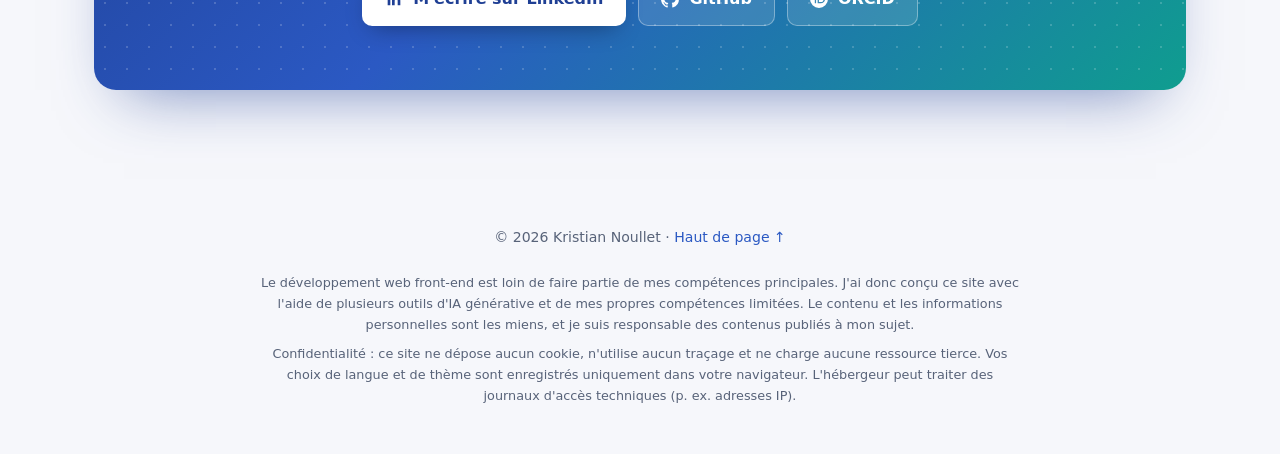
<file: fr/index.html>
<!DOCTYPE html>
<html lang="fr">
<head>
  <meta charset="utf-8">
  <title>Kristian Noullet</title>
  <meta name="robots" content="noindex">
  <link rel="canonical" href="https://noullet.tech/?lang=fr">
  <meta http-equiv="refresh" content="0; url=../?lang=fr">
  <script>location.replace('../?lang=fr' + location.hash);</script>
</head>
<body><a href="../?lang=fr">noullet.tech</a></body>
</html>
</file>
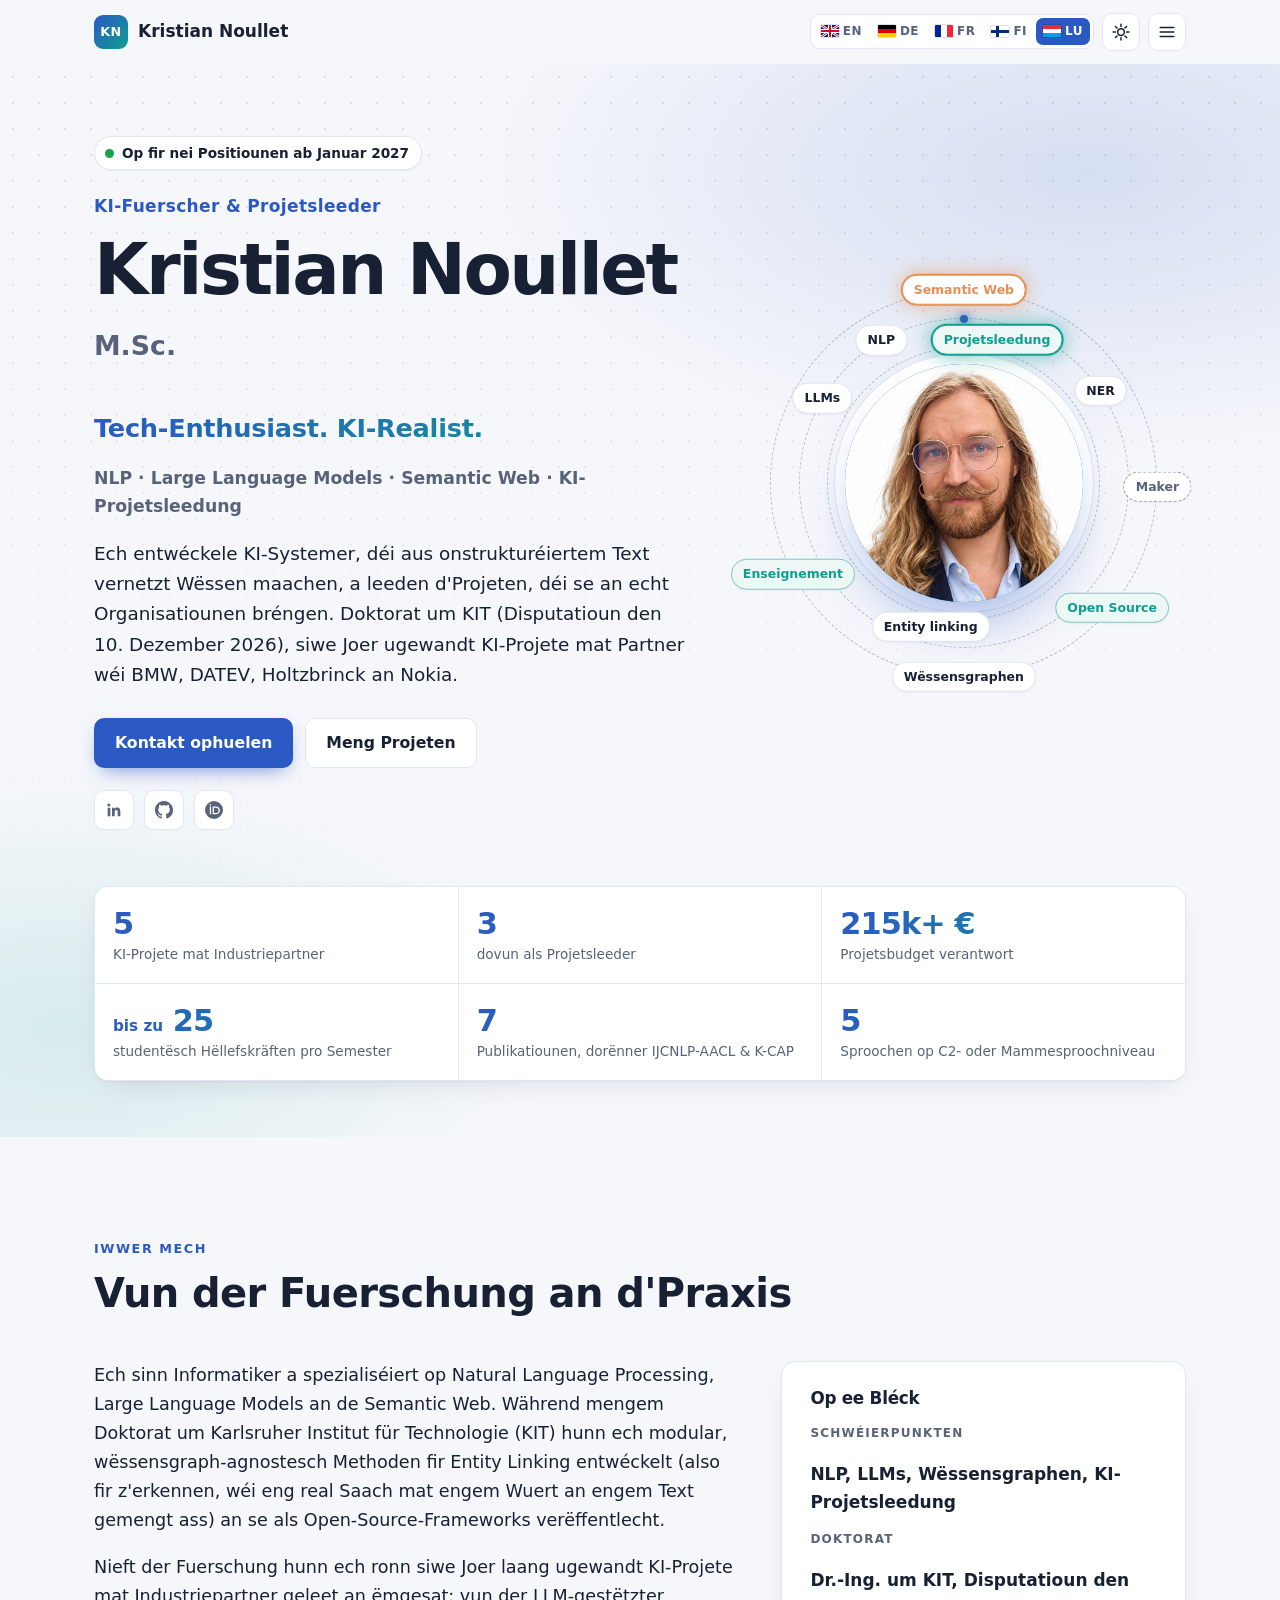
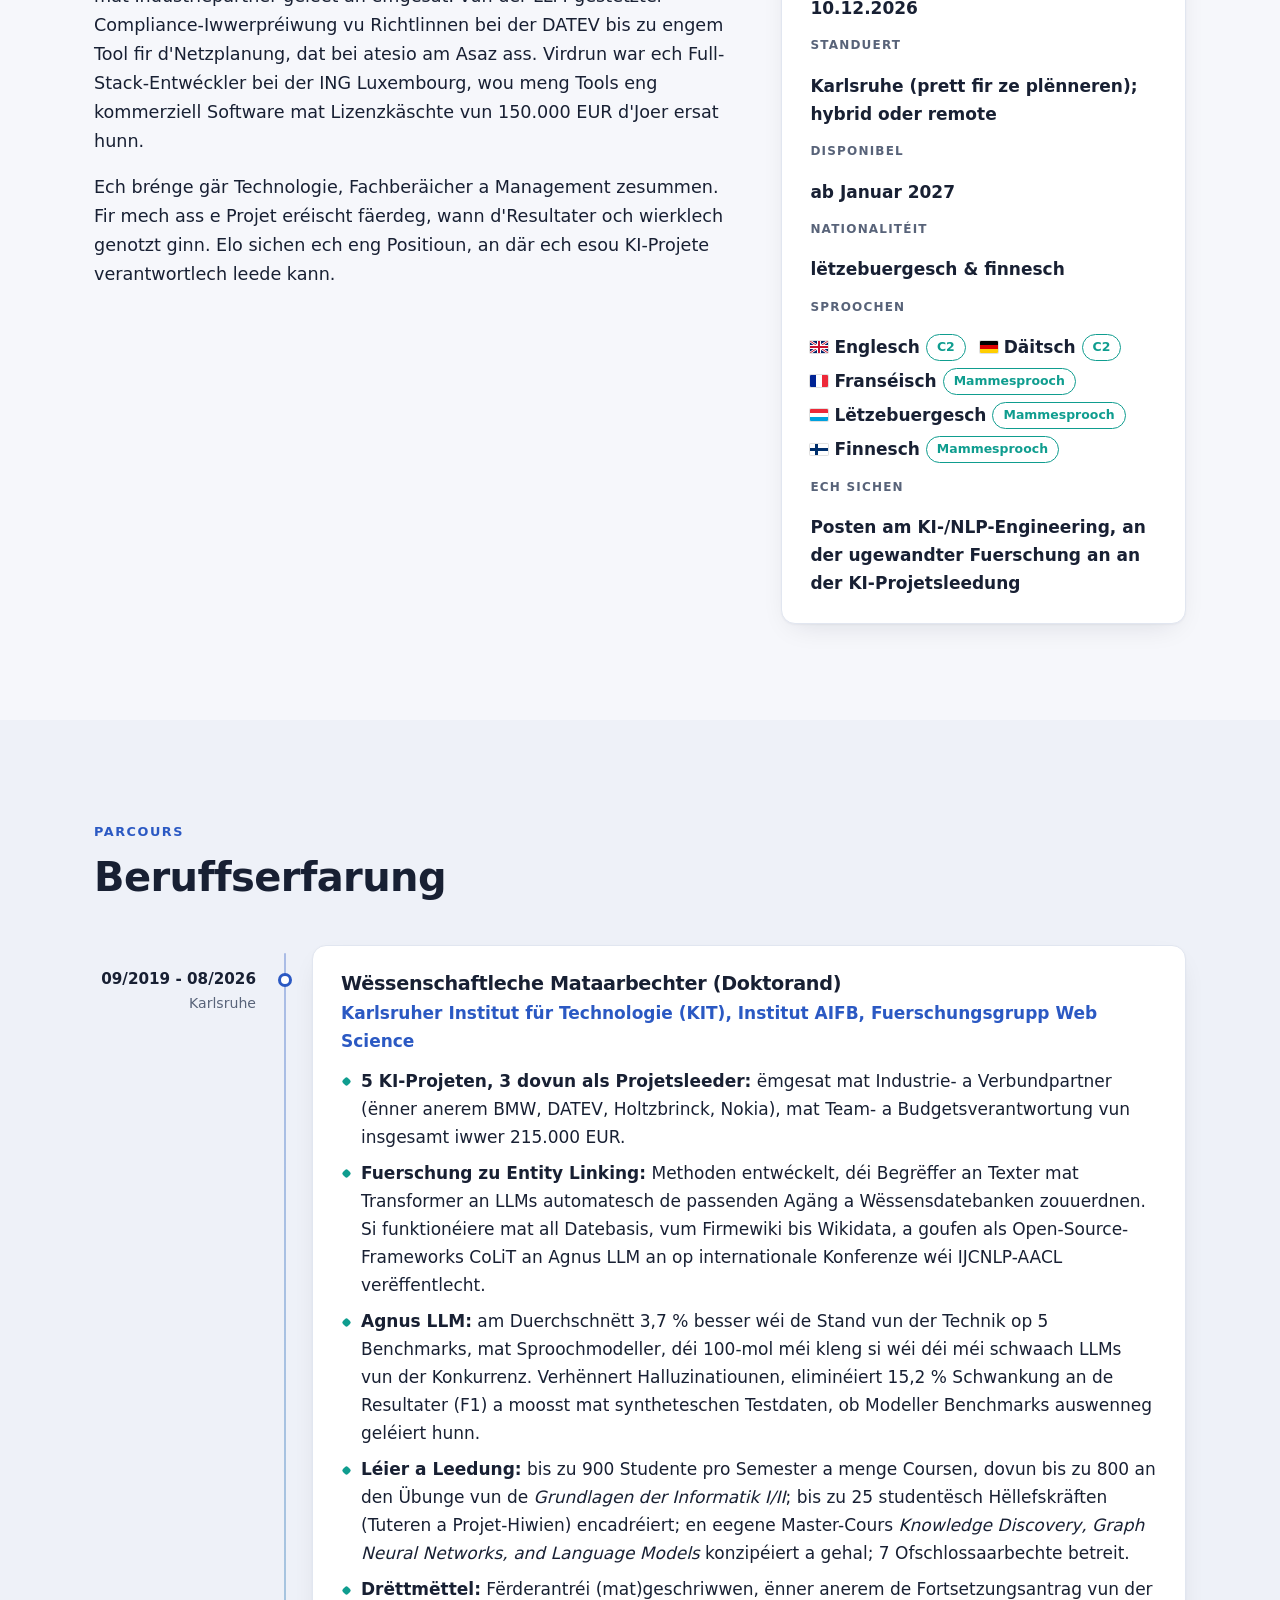
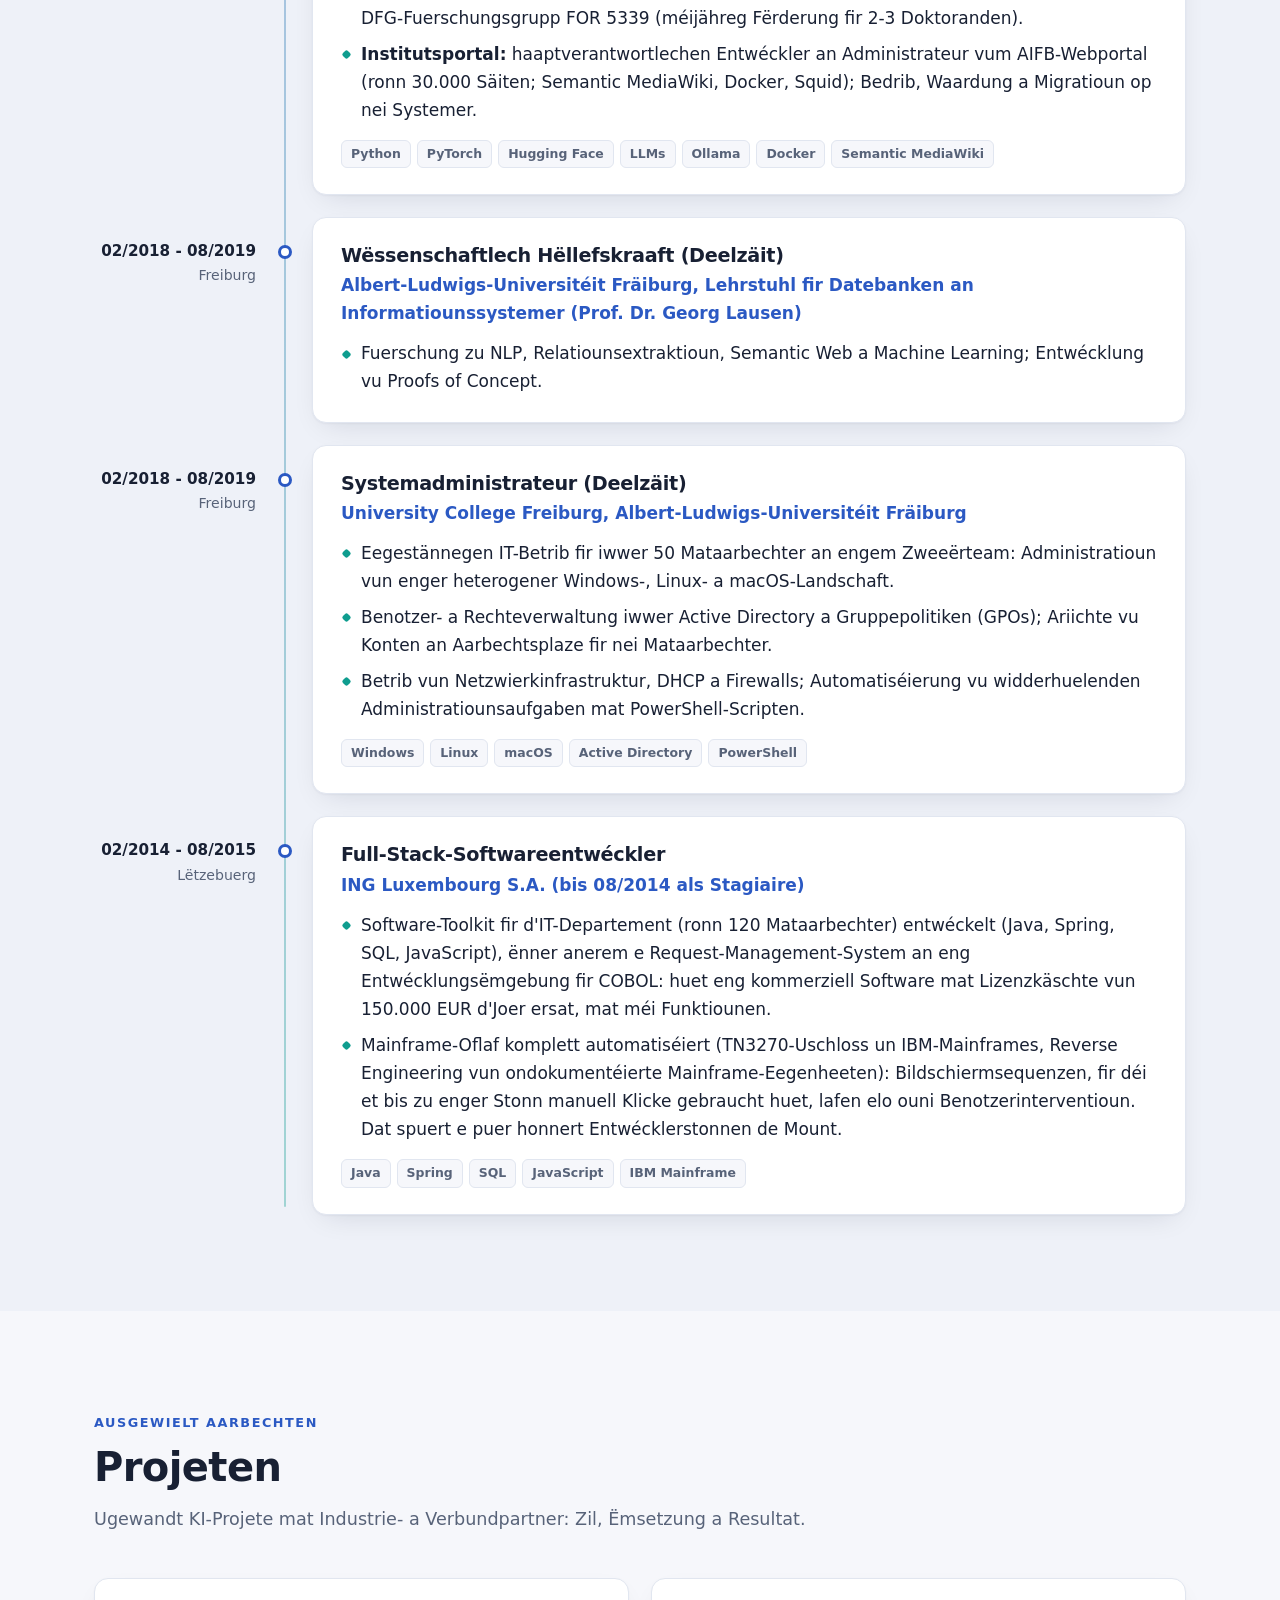
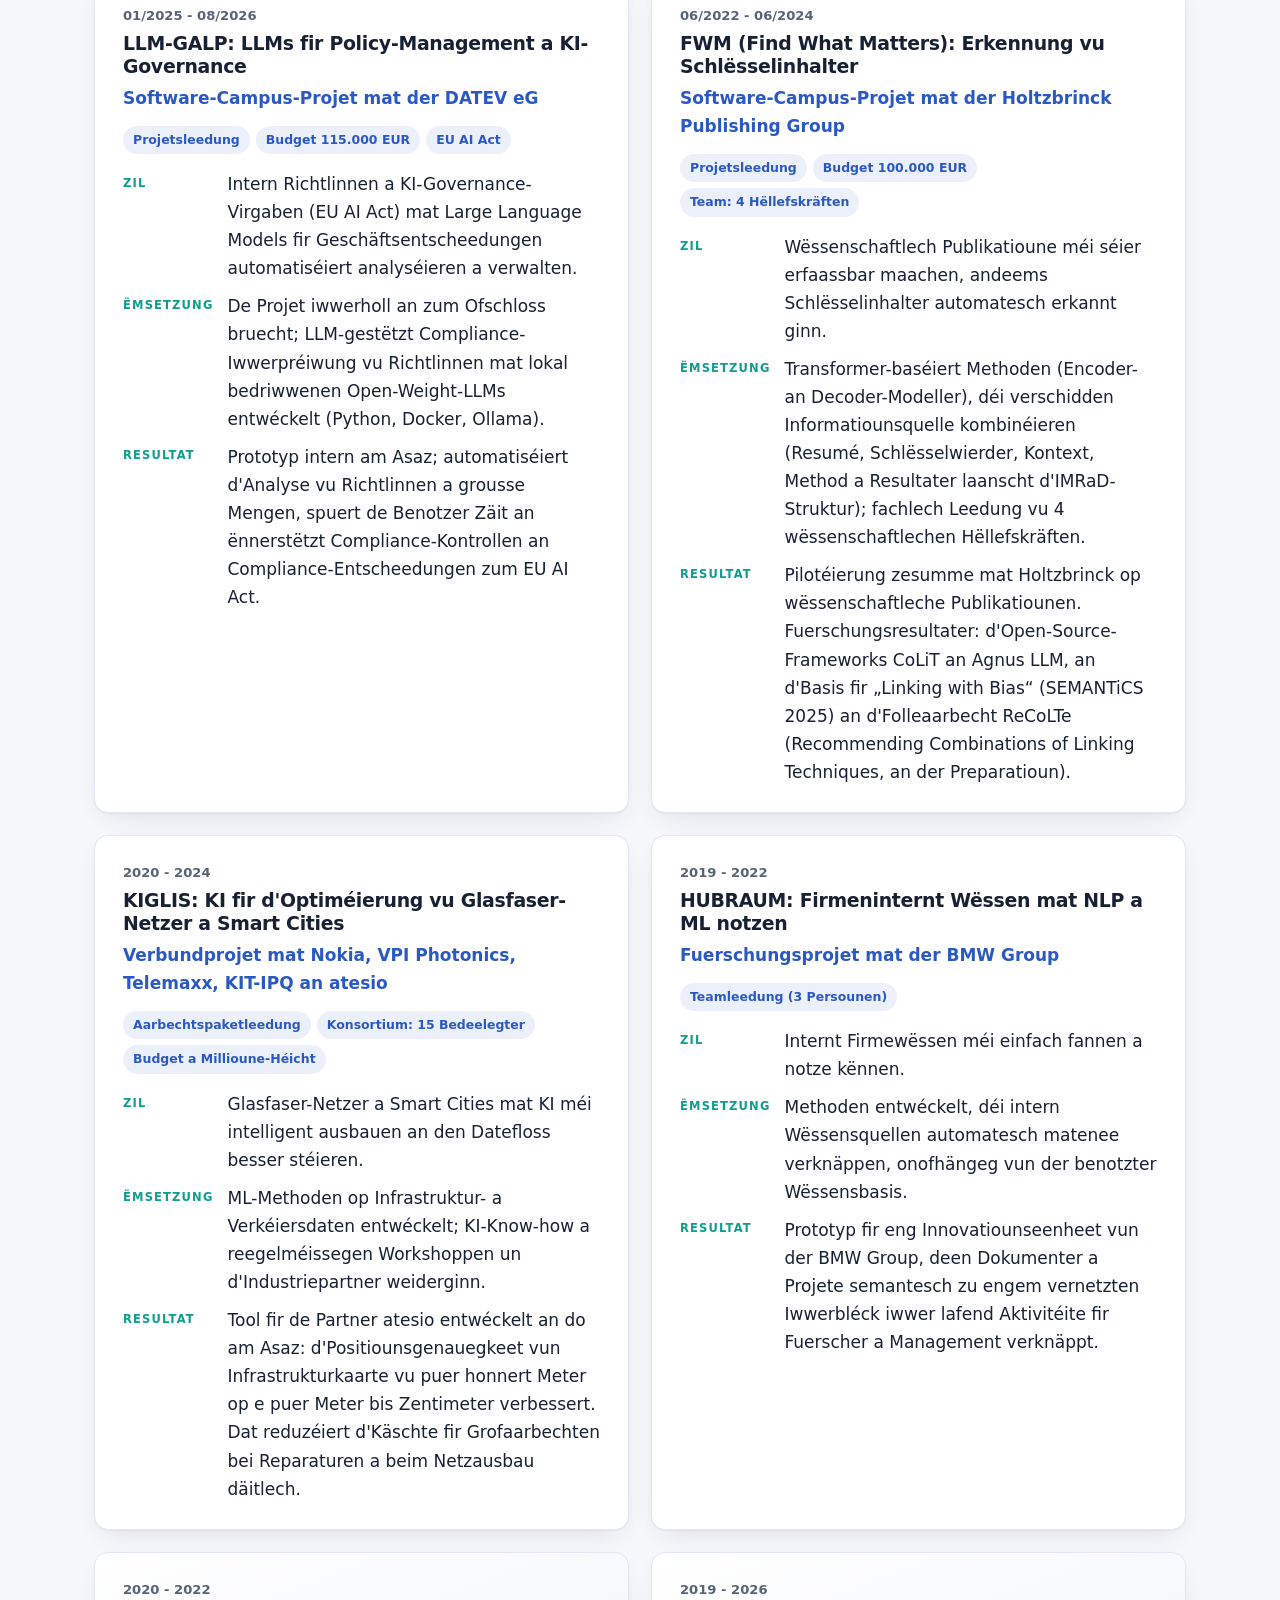
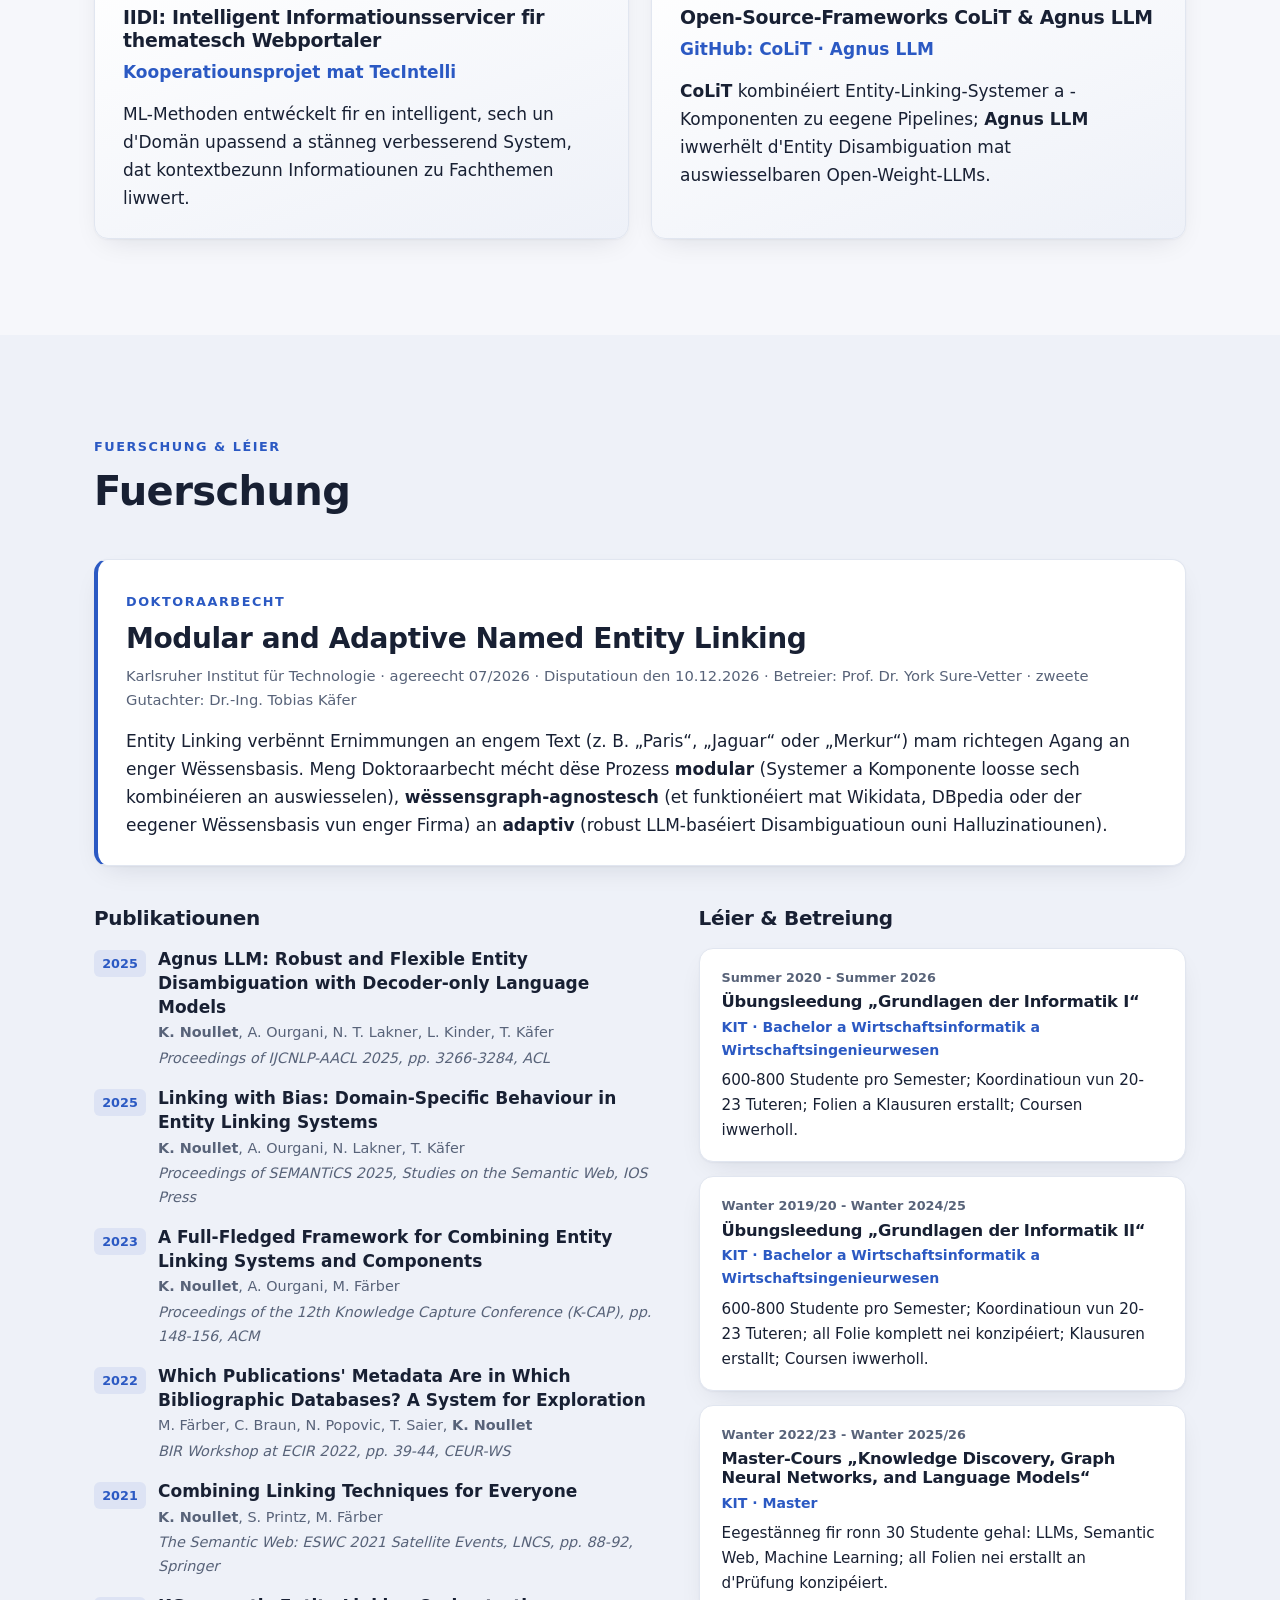
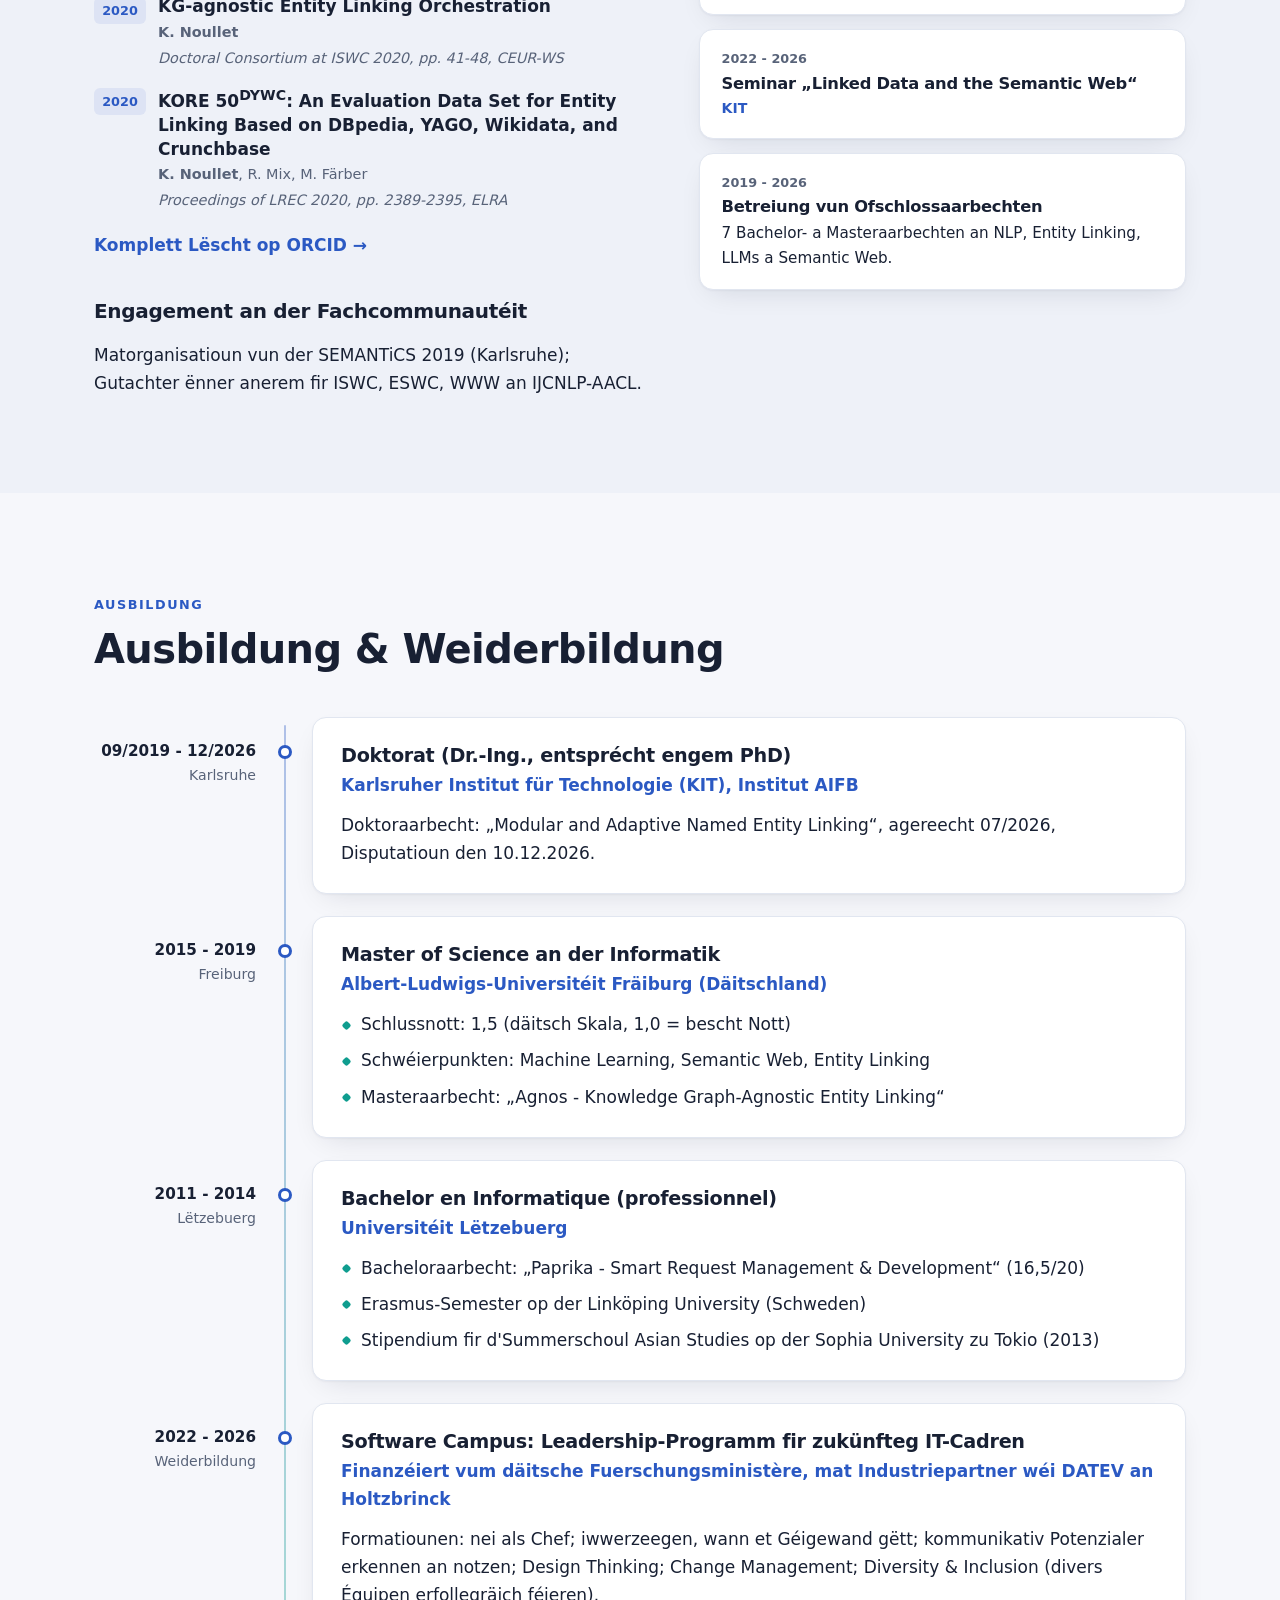
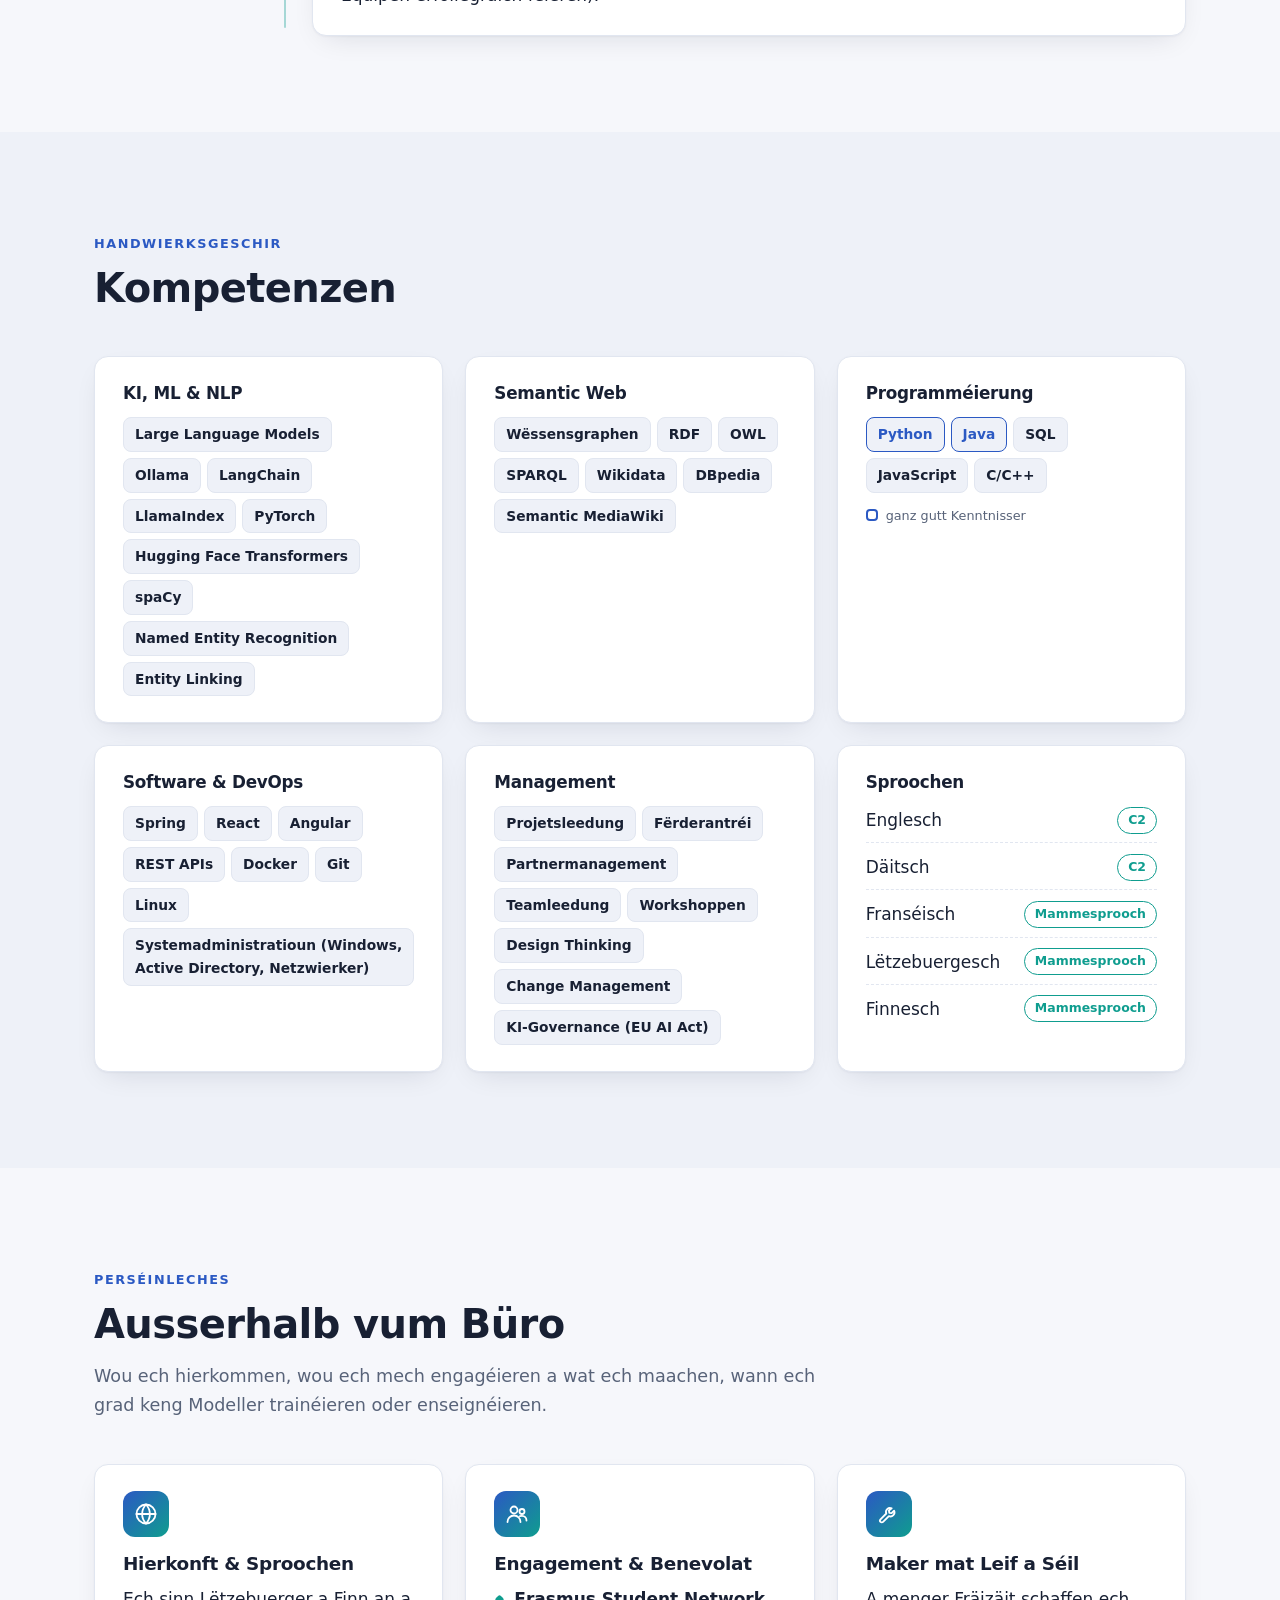
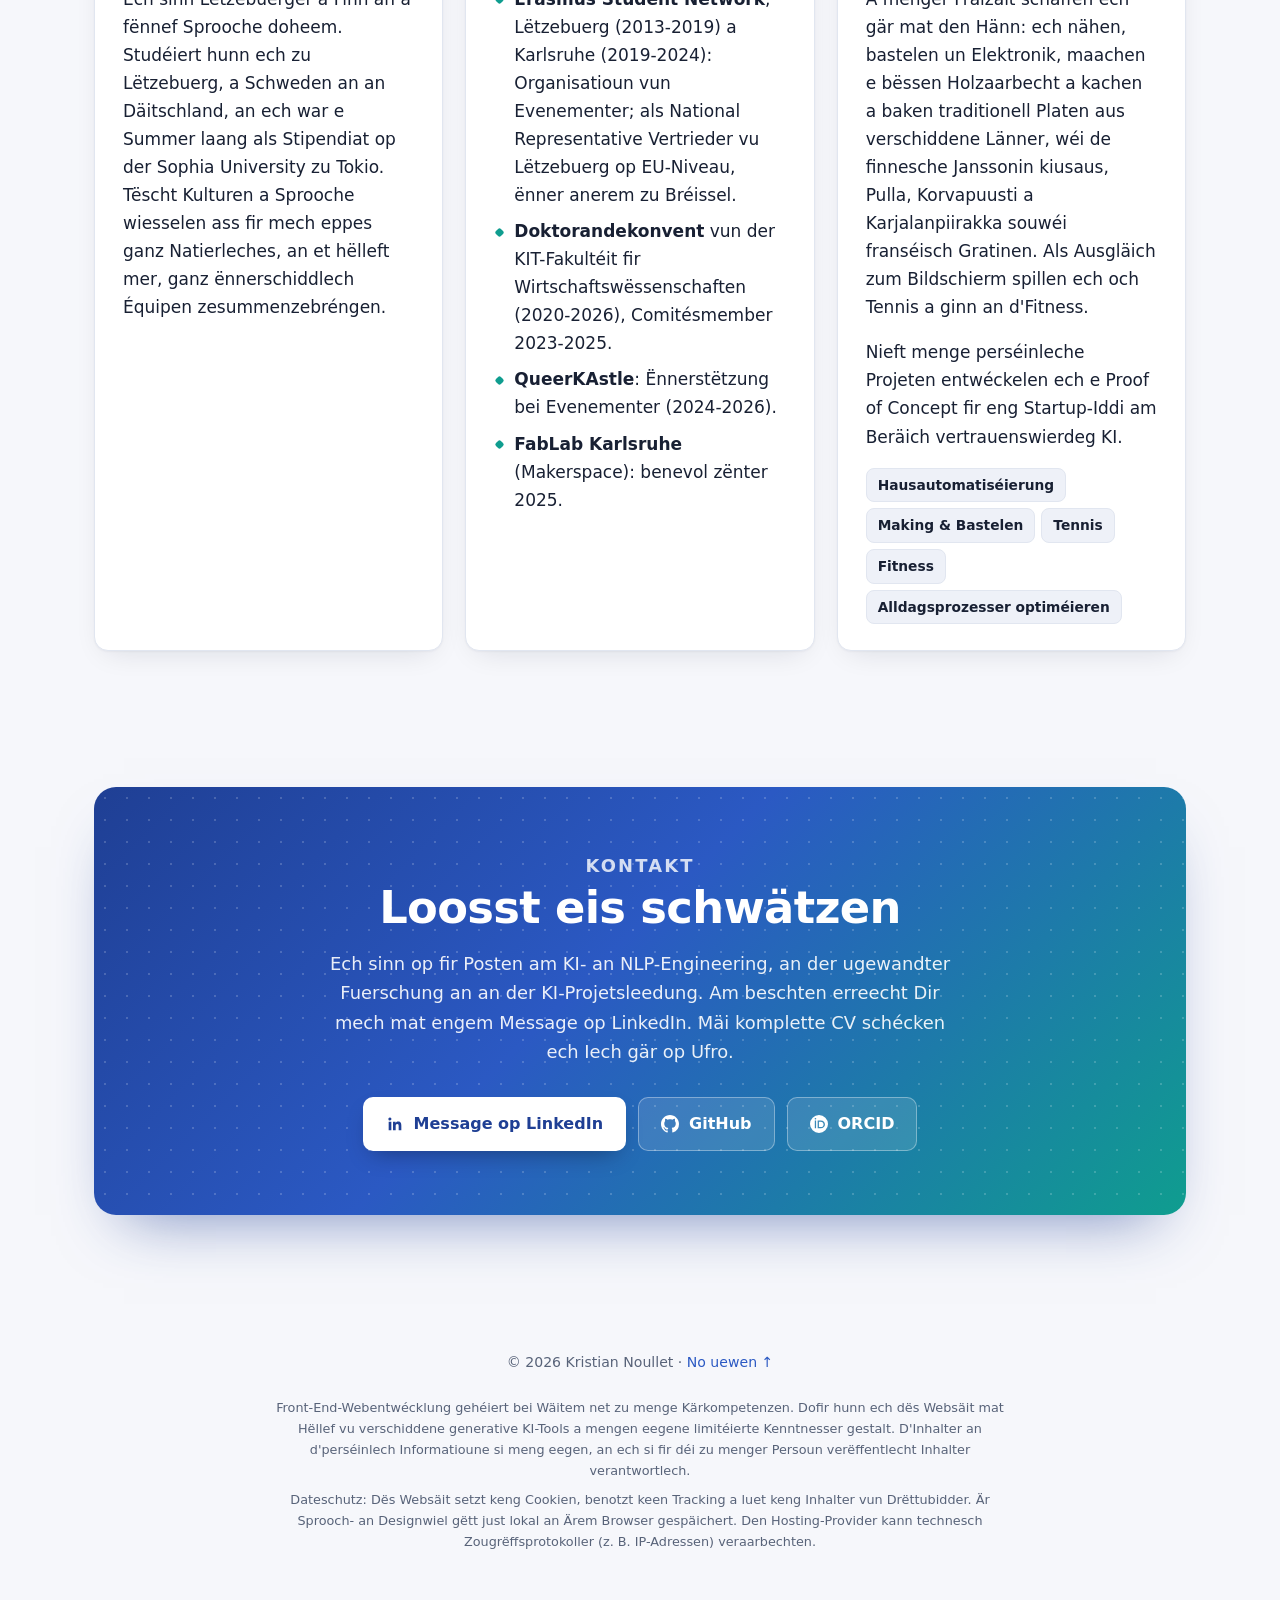
<file: lu/index.html>
<!DOCTYPE html>
<html lang="lb">
<head>
  <meta charset="utf-8">
  <title>Kristian Noullet</title>
  <meta name="robots" content="noindex">
  <link rel="canonical" href="https://noullet.tech/?lang=lu">
  <meta http-equiv="refresh" content="0; url=../?lang=lu">
  <script>location.replace('../?lang=lu' + location.hash);</script>
</head>
<body><a href="../?lang=lu">noullet.tech</a></body>
</html>
</file>
<file: assets/css/style.css>
/* =====================================================================
   noullet.tech - Kristian Noullet
   Plain CSS, no external resources (no Google Fonts: GDPR-friendly).
   ===================================================================== */

:root {
  --bg: #f6f7fb;
  --bg-alt: #eef1f8;
  --surface: #ffffff;
  --text: #182033;
  --muted: #586379;
  --border: #e1e6f0;
  --accent: #2b59c3;
  --accent-2: #0f9d8f;
  --accent-3: #e39058;   /* soft apricot: outer orbit dot */
  --accent-soft: rgba(43, 89, 195, 0.09);
  --accent-text: #ffffff;
  --shadow-sm: 0 1px 2px rgba(16, 24, 40, 0.05);
  --shadow: 0 1px 2px rgba(16, 24, 40, 0.04), 0 10px 30px -12px rgba(16, 24, 40, 0.14);
  --radius: 14px;
  --radius-sm: 8px;
  --header-h: 64px;
  --maxw: 1140px;
  --font: "Inter", "Segoe UI Variable Text", "Segoe UI", system-ui, -apple-system, "Helvetica Neue", Arial, sans-serif;
  --font-display: "Inter", "Segoe UI Variable Display", "Segoe UI", system-ui, -apple-system, "Helvetica Neue", Arial, sans-serif;
}

[data-theme="dark"] {
  --bg: #0c111d;
  --bg-alt: #111827;
  --surface: #151d2e;
  --text: #e7ebf3;
  --muted: #9aa5ba;
  --border: #253048;
  --accent: #7d9bff;
  --accent-2: #3fd3c3;
  --accent-3: #f6b88a;
  --accent-soft: rgba(125, 155, 255, 0.12);
  --accent-text: #0c111d;
  --shadow-sm: 0 1px 2px rgba(0, 0, 0, 0.3);
  --shadow: 0 1px 2px rgba(0, 0, 0, 0.3), 0 12px 32px -14px rgba(0, 0, 0, 0.6);
}

*, *::before, *::after { box-sizing: border-box; }

html {
  scroll-behavior: smooth;
  scroll-padding-top: calc(var(--header-h) + 16px);
  -webkit-text-size-adjust: 100%;
}

body {
  margin: 0;
  font-family: var(--font);
  font-size: 1.0625rem;
  line-height: 1.65;
  color: var(--text);
  background: var(--bg);
  -webkit-font-smoothing: antialiased;
  text-rendering: optimizeLegibility;
  transition: background-color .25s ease, color .25s ease;
}

/* Avoid flashing English text while another language loads */
html.i18n-pending body { visibility: hidden; }

img, svg { display: block; max-width: 100%; }
a { color: var(--accent); text-decoration: none; }
a:hover { text-decoration: underline; text-underline-offset: 3px; }
h1, h2, h3, h4 { font-family: var(--font-display); line-height: 1.2; margin: 0; letter-spacing: -0.015em; }
p { margin: 0 0 1em; }
p:last-child { margin-bottom: 0; }
ul, ol { margin: 0; padding: 0; }
strong { font-weight: 650; }

:focus-visible { outline: 3px solid var(--accent); outline-offset: 3px; border-radius: 4px; }

.container { width: 100%; max-width: var(--maxw); margin: 0 auto; padding: 0 24px; }

.skip-link {
  position: absolute; left: 12px; top: -48px; z-index: 100;
  background: var(--accent); color: var(--accent-text);
  padding: 8px 14px; border-radius: var(--radius-sm); font-weight: 600;
}
.skip-link:focus { top: 12px; text-decoration: none; }

/* ------------------------------ Header ------------------------------ */
.site-header {
  position: sticky; top: 0; z-index: 50;
  height: var(--header-h);
  background: color-mix(in srgb, var(--bg) 82%, transparent);
  backdrop-filter: saturate(160%) blur(12px);
  -webkit-backdrop-filter: saturate(160%) blur(12px);
  border-bottom: 1px solid transparent;
  transition: border-color .2s ease, box-shadow .2s ease;
}
.site-header.scrolled { border-bottom-color: var(--border); box-shadow: var(--shadow-sm); }
.header-inner { display: flex; align-items: center; gap: 20px; height: 100%; }

.brand { display: flex; align-items: center; gap: 10px; color: var(--text); font-weight: 700; white-space: nowrap; }
.brand:hover { text-decoration: none; }
.brand-mark {
  display: grid; place-items: center; width: 34px; height: 34px; border-radius: 9px;
  background: linear-gradient(135deg, var(--accent), var(--accent-2));
  color: #fff; font-size: .8rem; letter-spacing: .04em;
}

.site-nav { margin-left: auto; }
.site-nav ul { display: flex; gap: 2px; list-style: none; }
.site-nav a {
  display: block; padding: 6px 10px; border-radius: 8px;
  color: var(--muted); font-size: .9rem; font-weight: 550; white-space: nowrap;
}
.site-nav a:hover { color: var(--text); background: var(--accent-soft); text-decoration: none; }
.site-nav a.active { color: var(--accent); }

.header-tools { display: flex; flex: 0 0 auto; align-items: center; gap: 8px; }

.lang-switch {
  display: flex; flex: 0 0 auto; padding: 3px; gap: 2px;
  background: var(--surface); border: 1px solid var(--border); border-radius: 10px;
}
/* Margin instead of flex gap: Firefox leaves gap out of a button's width, so its text overlaps */
.lang-switch button {
  display: inline-flex; flex: 0 0 auto; align-items: center; white-space: nowrap;
  font: inherit; font-size: .75rem; font-weight: 650; letter-spacing: .04em;
  border: 0; background: transparent; color: var(--muted);
  padding: 4px 7px; border-radius: 7px; cursor: pointer;
}
.lang-flag { display: block; width: 18px; height: auto; flex: 0 0 auto; border-radius: 1px; box-shadow: 0 0 0 1px rgb(0 0 0 / 12%); }
.lang-switch .lang-flag { margin-right: 4px; }
.lang-switch button:hover { color: var(--text); }
.lang-switch button[aria-pressed="true"] { background: var(--accent); color: var(--accent-text); }

.icon-btn {
  display: grid; place-items: center; flex: 0 0 auto; width: 38px; height: 38px;
  border: 1px solid var(--border); border-radius: 10px;
  background: var(--surface); color: var(--text); cursor: pointer;
}
.icon-btn:hover { border-color: var(--accent); }
.icon-btn svg { width: 18px; height: 18px; fill: none; stroke: currentColor; stroke-width: 2; stroke-linecap: round; stroke-linejoin: round; }
.theme-toggle .icon-moon { display: none; }
[data-theme="dark"] .theme-toggle .icon-sun { display: none; }
[data-theme="dark"] .theme-toggle .icon-moon { display: block; }
.nav-toggle { display: none; }

/* ------------------------------ Hero ------------------------------ */
.hero {
  position: relative; overflow: hidden;
  padding: 72px 0 56px;
  background:
    radial-gradient(900px 420px at 85% 10%, color-mix(in srgb, var(--accent) 16%, transparent), transparent 70%),
    radial-gradient(700px 380px at 5% 90%, color-mix(in srgb, var(--accent-2) 13%, transparent), transparent 70%);
}
.hero::before {
  /* subtle "knowledge graph" dot grid */
  content: ""; position: absolute; inset: 0; pointer-events: none; opacity: .5;
  background-image: radial-gradient(color-mix(in srgb, var(--muted) 35%, transparent) 1px, transparent 1px);
  background-size: 26px 26px;
  mask-image: linear-gradient(to bottom, #000 0%, transparent 85%);
  -webkit-mask-image: linear-gradient(to bottom, #000 0%, transparent 85%);
}
.hero-inner { position: relative; display: grid; grid-template-columns: 1.35fr 1fr; gap: 48px; align-items: center; }

.status-pill {
  display: inline-flex; align-items: center; gap: 8px;
  padding: 5px 12px 5px 10px; margin-bottom: 22px;
  background: var(--surface); border: 1px solid var(--border); border-radius: 999px;
  font-size: .85rem; font-weight: 600; color: var(--text); box-shadow: var(--shadow-sm);
}
.pulse { position: relative; width: 9px; height: 9px; border-radius: 50%; background: #16a34a; }
.pulse::after {
  content: ""; position: absolute; inset: -4px; border-radius: 50%;
  border: 2px solid #16a34a; opacity: 0; animation: pulse 2.4s ease-out infinite;
}
@keyframes pulse { 0% { transform: scale(.5); opacity: .8; } 100% { transform: scale(1.6); opacity: 0; } }

.eyebrow { color: var(--accent); font-weight: 700; letter-spacing: .02em; margin-bottom: 8px; }
.hero h1 { font-size: clamp(2.6rem, 6.2vw, 4.4rem); font-weight: 800; letter-spacing: -0.035em; }
.hero h1 .suffix { font-size: .38em; font-weight: 600; color: var(--muted); letter-spacing: 0; vertical-align: .9em; }
.hero-focus { margin: 14px 0 18px; font-size: 1.08rem; font-weight: 600; color: var(--muted); }
.hero-motto {
  margin: 10px 0 0; font-size: clamp(1.25rem, 2.4vw, 1.6rem); font-weight: 750; letter-spacing: -.01em;
  background: linear-gradient(120deg, var(--accent), var(--accent-2));
  -webkit-background-clip: text; background-clip: text; color: transparent;
}
.hero-intro { font-size: 1.15rem; max-width: 40em; }

.hero-actions { display: flex; flex-wrap: wrap; gap: 12px; margin: 28px 0 22px; }
.btn {
  display: inline-flex; align-items: center; gap: 10px;
  padding: 11px 20px; border-radius: 10px; border: 1px solid transparent;
  font-weight: 650; font-size: .98rem; cursor: pointer;
  transition: transform .15s ease, box-shadow .15s ease, background-color .15s ease;
}
.btn:hover { text-decoration: none; transform: translateY(-1px); }
.btn svg { width: 18px; height: 18px; fill: currentColor; }
.btn-primary { background: var(--accent); color: var(--accent-text); box-shadow: 0 8px 20px -8px color-mix(in srgb, var(--accent) 70%, transparent); }
.btn-ghost { background: var(--surface); color: var(--text); border-color: var(--border); }
.btn-ghost:hover { border-color: var(--accent); }
.btn-lg { padding: 13px 22px; font-size: 1rem; }

.social { display: flex; gap: 10px; list-style: none; }
.social a {
  display: grid; place-items: center; width: 40px; height: 40px; border-radius: 10px;
  color: var(--muted); border: 1px solid var(--border); background: var(--surface);
  transition: color .15s ease, border-color .15s ease;
}
.social a:hover { color: var(--accent); border-color: var(--accent); }
.social svg { width: 18px; height: 18px; fill: currentColor; }

/* Avatar with orbiting topic labels (sizes relative to the square container) */
.hero-visual {
  position: relative; display: grid; place-items: center;
  width: min(100%, 440px); aspect-ratio: 1; justify-self: center;
}
.avatar {
  position: relative; width: 54%; aspect-ratio: 1; border-radius: 50%; overflow: hidden;
  display: grid; place-items: center;
  background: linear-gradient(140deg, var(--accent), var(--accent-2));
  box-shadow: 0 30px 60px -25px color-mix(in srgb, var(--accent) 65%, transparent), 0 0 0 10px var(--surface), 0 0 0 11px var(--border);
}
.avatar-initials { color: #fff; font-size: clamp(2.6rem, 5.2vw, 4.4rem); font-weight: 800; letter-spacing: -.02em; }
.avatar img { position: absolute; inset: 0; width: 100%; height: 100%; object-fit: cover; }
/* Rotating rings, each carrying a small glowing dot. --start (degrees clockwise from the top) sets
   where each dot is on load: green two-thirds through Entity linking, blue just beside Semantic Web
   and orange just before it, so the dots are visibly moving into and out of labels. */
.hero-visual { --t1: 45s; --t2: 70s; --t3: 95s; }
.orbit {
  position: absolute; border: 1px dashed color-mix(in srgb, var(--muted) 40%, transparent); border-radius: 50%;
  animation: spin 60s linear infinite;
}
.orbit::after {
  content: ""; position: absolute; top: -4px; left: calc(50% - 4px); width: 8px; height: 8px; border-radius: 50%;
  background: var(--accent-2); box-shadow: 0 0 10px 2px color-mix(in srgb, var(--accent-2) 60%, transparent);
}
.orbit-1 { --start: 195; width: 62%; height: 62%; animation-duration: var(--t1); animation-delay: calc(var(--t1) * var(--start) / -360); }
.orbit-2 { --start: 355; width: 75%; height: 75%; animation-duration: var(--t2); animation-direction: reverse; animation-delay: calc(var(--t2) * (360 - var(--start)) / -360); }
.orbit-2::after { background: var(--accent); box-shadow: 0 0 10px 2px color-mix(in srgb, var(--accent) 60%, transparent); }
.orbit-3 { --start: 338; width: 88%; height: 88%; animation-duration: var(--t3); animation-delay: calc(var(--t3) * var(--start) / -360); }
.orbit-3::after { background: var(--accent-3); box-shadow: 0 0 10px 2px color-mix(in srgb, var(--accent-3) 60%, transparent); }
@keyframes spin { to { transform: rotate(360deg); } }

/* Static labels on the rings (--deg = angle from the top, clockwise). A label glows in the dot's
   colour while any ring's dot passes under it (class "lit", set by main.js from the real positions). */
.nodes { position: absolute; inset: 0; pointer-events: none; }
.node {
  --a: calc(var(--deg) * 1deg);
  --node-color: var(--text);
  --node-border: var(--border);
  --float-delay: 0s;
  position: absolute; z-index: 1;
  left: calc(50% + var(--r) * sin(var(--a)));
  top: calc(50% - var(--r) * cos(var(--a)));
  transform: translate(-50%, -50%);
  padding: 4px 11px; border-radius: 999px; white-space: nowrap;
  background: var(--surface); border: 1px solid var(--node-border); box-shadow: var(--shadow-sm);
  font-size: .78rem; font-weight: 650; color: var(--node-color);
  animation: float 7s ease-in-out var(--float-delay) infinite;
  transition: color .9s ease, border-color .9s ease, box-shadow .9s ease;
}
.node:nth-child(3n+2) { --float-delay: -2.3s; }
.node:nth-child(3n) { --float-delay: -4.6s; }
.on-1 { --r: 33.5%; }
.on-2 { --r: 37.5%; }
.on-3 { --r: 44%; }
.node-quality {
  --node-color: var(--accent-2);
  --node-border: color-mix(in srgb, var(--accent-2) 45%, var(--border));
  background: color-mix(in srgb, var(--accent-2) 8%, var(--surface));
}
/* personal interests: quieter, dashed outline */
.node-personal {
  --node-color: var(--muted);
  --node-border: color-mix(in srgb, var(--muted) 55%, var(--border));
  border-style: dashed;
}
.node.lit {
  --hl: var(--accent-2);
  color: var(--hl); border-color: var(--hl);
  box-shadow: 0 0 0 1px var(--hl), 0 0 18px 3px color-mix(in srgb, var(--hl) 45%, transparent);
  transition-duration: .3s;
}
.node.lit-blue { --hl: var(--accent); }
.node.lit-orange { --hl: var(--accent-3); }
@keyframes float {
  0%, 100% { transform: translate(-50%, -50%); }
  50% { transform: translate(-50%, calc(-50% - 4px)); }
}
/* Browsers without CSS trigonometry: show just the rings */
@supports not (left: calc(1px * sin(1deg))) { .nodes { display: none; } }

/* Key figures */
.stats {
  position: relative; list-style: none; margin-top: 56px;
  display: grid; grid-template-columns: repeat(6, 1fr); gap: 1px;
  background: var(--border); border: 1px solid var(--border); border-radius: var(--radius);
  overflow: hidden; box-shadow: var(--shadow);
}
.stats li { background: var(--surface); padding: 20px 18px; display: flex; flex-direction: column; gap: 4px; }
.stats strong {
  font-size: 1.9rem; font-weight: 800; letter-spacing: -.03em; line-height: 1.1;
  background: linear-gradient(120deg, var(--accent), var(--accent-2));
  -webkit-background-clip: text; background-clip: text; color: transparent;
}
.stats span { font-size: .85rem; color: var(--muted); line-height: 1.35; }
.stats strong small { font-size: .5em; font-weight: 550; letter-spacing: normal; }

/* ------------------------------ Sections ------------------------------ */
.section { padding: 96px 0; }
.section-alt { background: var(--bg-alt); }
.section-head { max-width: 760px; margin-bottom: 44px; }
.kicker {
  display: inline-block; margin-bottom: 10px;
  font-size: .8rem; font-weight: 750; letter-spacing: .12em; text-transform: uppercase; color: var(--accent);
}
.section-head h2 { font-size: clamp(1.8rem, 3.6vw, 2.5rem); font-weight: 780; }
.section-lead { margin-top: 14px; font-size: 1.1rem; color: var(--muted); }
.sub-head { font-size: 1.25rem; margin: 0 0 18px; }
.sub-head:not(:first-child) { margin-top: 40px; }

.card {
  background: var(--surface); border: 1px solid var(--border); border-radius: var(--radius);
  box-shadow: var(--shadow); padding: 26px 28px;
}

/* About */
.about-grid { display: grid; grid-template-columns: 1.6fr 1fr; gap: 40px; align-items: start; }
.prose p { font-size: 1.1rem; }
.glance h3 { font-size: 1.05rem; margin-bottom: 16px; }
.glance dl { margin: 0; display: grid; gap: 14px; }
.glance dt { font-size: .75rem; font-weight: 750; letter-spacing: .1em; text-transform: uppercase; color: var(--muted); }
.glance dd { margin: 2px 0 0; font-weight: 550; }
.glance-languages { display: flex; flex-wrap: wrap; gap: 6px 14px; list-style: none; }
.glance-languages li { display: inline-flex; align-items: center; gap: 6px; }

/* Timeline */
.timeline { list-style: none; position: relative; display: grid; gap: 22px; }
.timeline::before {
  content: ""; position: absolute; left: 190px; top: 8px; bottom: 8px; width: 2px;
  background: linear-gradient(var(--accent), var(--accent-2)); opacity: .35; border-radius: 2px;
}
.tl-item { display: grid; grid-template-columns: 190px 1fr; gap: 0; position: relative; }
.tl-item::before {
  content: ""; position: absolute; left: 184px; top: 28px; width: 14px; height: 14px; border-radius: 50%;
  background: var(--surface); border: 3px solid var(--accent); box-sizing: border-box;
}
.tl-meta { display: flex; flex-direction: column; padding: 22px 28px 0 0; text-align: right; }
.tl-date { font-weight: 700; font-variant-numeric: tabular-nums; font-size: .95rem; }
.tl-place { color: var(--muted); font-size: .88rem; }
.tl-body { margin-left: 28px; }
.tl-body h3 { font-size: 1.2rem; }
.tl-org { color: var(--accent); font-weight: 600; margin: 4px 0 12px; }

.bullets { list-style: none; display: grid; gap: 8px; }
.bullets li { position: relative; padding-left: 20px; }
.bullets li::before {
  content: ""; position: absolute; left: 2px; top: .68em; width: 7px; height: 7px; border-radius: 2px;
  background: var(--accent-2); transform: rotate(45deg);
}

.tags, .chips, .facts { list-style: none; display: flex; flex-wrap: wrap; gap: 6px; }
.tags { margin-top: 16px; }
.tags li {
  font-size: .78rem; font-weight: 600; color: var(--muted);
  padding: 3px 9px; border-radius: 6px; background: var(--bg-alt); border: 1px solid var(--border);
}
.section-alt .tags li { background: var(--bg); }

/* Projects */
.project-grid { display: grid; grid-template-columns: repeat(2, 1fr); gap: 22px; }
.project { display: flex; flex-direction: column; transition: transform .2s ease, border-color .2s ease; }
.project:hover { transform: translateY(-3px); border-color: color-mix(in srgb, var(--accent) 45%, var(--border)); }
.project-date { font-size: .82rem; font-weight: 700; color: var(--muted); font-variant-numeric: tabular-nums; margin-bottom: 6px; }
.project h3 { font-size: 1.18rem; }
.project-org { color: var(--accent); font-weight: 600; margin: 6px 0 14px; }
.facts { margin-bottom: 16px; }
.facts li {
  font-size: .78rem; font-weight: 700; padding: 4px 10px; border-radius: 999px;
  color: var(--accent); background: var(--accent-soft);
}
.gar { margin: 0; display: grid; grid-template-columns: auto 1fr; gap: 10px 14px; }
.gar dt {
  font-size: .72rem; font-weight: 800; letter-spacing: .1em; text-transform: uppercase;
  color: var(--accent-2); padding-top: .32em; white-space: nowrap;
}
.gar dd { margin: 0; }
.project-compact { background: linear-gradient(160deg, var(--surface), var(--bg-alt)); }

/* Research & teaching */
.thesis { margin-bottom: 40px; border-left: 4px solid var(--accent); }
.thesis-title { font-size: clamp(1.35rem, 2.6vw, 1.75rem); margin-bottom: 8px; }
.thesis-meta { color: var(--muted); font-size: .92rem; }
.research-grid { display: grid; grid-template-columns: 1.15fr 1fr; gap: 44px; align-items: start; }

.pubs { list-style: none; display: grid; gap: 16px; }
.pubs li { display: grid; grid-template-columns: 52px 1fr; gap: 12px; }
.pub-year {
  font-size: .8rem; font-weight: 800; color: var(--accent); background: var(--accent-soft);
  border-radius: 6px; padding: 3px 0; text-align: center; height: fit-content; margin-top: 2px;
}
.pub-title { font-weight: 650; margin: 0; line-height: 1.4; }
.pub-authors, .pub-venue { margin: 2px 0 0; font-size: .9rem; color: var(--muted); }
.pub-venue { font-style: italic; }
.more-link { margin-top: 18px; font-weight: 650; }

.teach-list { list-style: none; display: grid; gap: 14px; }
.teach-list .card { padding: 18px 22px; }
.teach-date { font-size: .8rem; font-weight: 700; color: var(--muted); margin-bottom: 4px; }
.teach-list h4 { font-size: 1.02rem; margin-bottom: 4px; }
.teach-meta { font-size: .88rem; color: var(--accent); font-weight: 600; margin-bottom: 6px; }
.teach-list p:not(.teach-date):not(.teach-meta) { font-size: .95rem; }

/* Skills */
.skills-grid { display: grid; grid-template-columns: repeat(3, 1fr); gap: 22px; }
.skill-card h3 { font-size: 1.05rem; margin-bottom: 14px; }
.chips li {
  font-size: .86rem; font-weight: 550; padding: 5px 11px; border-radius: 8px;
  background: var(--bg-alt); border: 1px solid var(--border);
}
.chips li.chip-strong { border-color: var(--accent); color: var(--accent); font-weight: 700; }
.chip-legend { display: flex; align-items: center; gap: 8px; margin-top: 12px; font-size: .8rem; color: var(--muted); }
.chip-strong-dot { width: 12px; height: 12px; border-radius: 4px; border: 2px solid var(--accent); }
.lang-list { list-style: none; display: grid; gap: 10px; }
.lang-list li { display: flex; justify-content: space-between; align-items: center; gap: 12px; padding-bottom: 8px; border-bottom: 1px dashed var(--border); }
.lang-list li:last-child { border-bottom: 0; padding-bottom: 0; }
.lang-level { font-size: .78rem; font-weight: 700; color: var(--accent-2); padding: 2px 10px; border-radius: 999px; border: 1px solid currentColor; }

/* Personal */
.personal-grid { display: grid; grid-template-columns: repeat(3, 1fr); gap: 22px; }
.personal-card h3 { font-size: 1.15rem; margin-bottom: 10px; }
.personal-card .chips { margin-top: 16px; }
.personal-icon {
  display: grid; place-items: center; width: 46px; height: 46px; margin-bottom: 16px; border-radius: 12px;
  background: linear-gradient(135deg, var(--accent), var(--accent-2)); color: #fff;
}
.personal-icon svg { width: 24px; height: 24px; fill: none; stroke: currentColor; stroke-width: 1.8; stroke-linecap: round; stroke-linejoin: round; }

/* Contact */
.contact { padding-top: 40px; }
.contact-card {
  position: relative; overflow: hidden; text-align: center;
  padding: 64px 32px; border-radius: 22px; color: #fff;
  background: linear-gradient(135deg, #1f3f94 0%, #2b59c3 45%, #0f9d8f 100%);
  box-shadow: 0 30px 60px -30px rgba(31, 63, 148, .6);
}
.contact-card::before {
  content: ""; position: absolute; inset: 0; opacity: .18; pointer-events: none;
  background-image: radial-gradient(#fff 1px, transparent 1px); background-size: 22px 22px;
}
.contact-card > * { position: relative; }
.contact-card .kicker { color: rgba(255, 255, 255, .8); }
.contact-card h2 { font-size: clamp(2rem, 4vw, 2.8rem); font-weight: 800; margin-bottom: 14px; }
.contact-card p { max-width: 640px; margin: 0 auto; font-size: 1.12rem; color: rgba(255, 255, 255, .9); }
.contact-actions { display: flex; flex-wrap: wrap; justify-content: center; gap: 12px; margin-top: 30px; }
.contact-card .btn-primary { background: #fff; color: #1f3f94; box-shadow: 0 10px 24px -10px rgba(0, 0, 0, .4); }
.contact-card .btn-ghost { background: rgba(255, 255, 255, .12); color: #fff; border-color: rgba(255, 255, 255, .35); }
.contact-card .btn-ghost:hover { border-color: #fff; }

/* Footer */
.site-footer { padding: 40px 0 48px; color: var(--muted); font-size: .88rem; }
.footer-inner { display: grid; gap: 8px; text-align: center; }
.footer-privacy { max-width: 760px; margin: 0 auto; font-size: .8rem; }

/* Scroll reveal (only when JS is active; respects reduced motion) */
.js .reveal { opacity: 0; transform: translateY(18px); transition: opacity .6s ease, transform .6s ease; }
.js .reveal.is-visible { opacity: 1; transform: none; }

@media (prefers-reduced-motion: reduce) {
  html { scroll-behavior: auto; }
  .js .reveal { opacity: 1; transform: none; transition: none; }
  .orbit, .node, .pulse::after { animation: none; }
  .orbit { transform: rotate(calc(var(--start) * 1deg)); }
  .btn, .project { transition: none; }
}

/* ------------------------------ Responsive ------------------------------ */
@media (max-width: 1450px) {
  .nav-toggle { display: grid; }
  .site-nav {
    position: absolute; top: var(--header-h); left: 0; right: 0;
    background: var(--surface); border-bottom: 1px solid var(--border); box-shadow: var(--shadow);
    display: none;
  }
  .site-nav.open { display: block; }
  .site-nav ul { flex-direction: column; padding: 10px 16px 16px; max-width: var(--maxw); margin: 0 auto; }
  .site-nav a { padding: 10px 12px; font-size: 1rem; }
  .header-tools { margin-left: auto; }
  .stats { grid-template-columns: repeat(3, 1fr); }
}

/* Tablets and phones: compact hero (no rings), single-column sections */
@media (max-width: 900px) {
  .hero { padding-top: 48px; }
  .hero-inner { grid-template-columns: 1fr; }
  .hero-visual { order: -1; width: auto; aspect-ratio: auto; justify-self: start; }
  .avatar { width: 120px; box-shadow: 0 0 0 6px var(--surface), 0 0 0 7px var(--border); }
  .avatar-initials { font-size: 2.3rem; }
  .orbit, .nodes { display: none; }
  .about-grid, .research-grid { grid-template-columns: 1fr; }
  .project-grid { grid-template-columns: 1fr; }
  .skills-grid, .personal-grid { grid-template-columns: repeat(2, 1fr); }
  .timeline::before { left: 7px; }
  .tl-item { grid-template-columns: 1fr; padding-left: 30px; }
  .tl-item::before { left: 0; top: 4px; }
  .tl-meta { flex-direction: row; gap: 10px; padding: 0 0 8px; text-align: left; }
  .tl-place::before { content: "·"; margin-right: 10px; }
  .tl-body { margin-left: 0; }
  .section { padding: 72px 0; }
}

@media (max-width: 620px) {
  .container { padding: 0 18px; }
  .brand-name { display: none; }
  .lang-switch button { width: 25px; height: 25px; justify-content: center; padding: 4px; font-size: 0; }
  .lang-switch .lang-flag { width: 16px; margin-right: 0; }
  .stats { grid-template-columns: repeat(2, 1fr); }
  .skills-grid, .personal-grid { grid-template-columns: 1fr; }
  .card { padding: 22px 20px; }
  .gar { grid-template-columns: 1fr; gap: 2px; }
  .gar dd { margin-bottom: 10px; }
  .contact-card { padding: 48px 20px; }
}

/* ------------------------------ Print ------------------------------ */
@media print {
  :root, [data-theme="dark"] {
    --bg: #fff; --bg-alt: #fff; --surface: #fff; --text: #000; --muted: #444; --border: #ccc;
    --accent: #1f3f94; --accent-2: #0b6e64; --shadow: none; --shadow-sm: none;
  }
  html.i18n-pending body { visibility: visible; }
  .site-header, .hero-visual, .hero-actions, .skip-link, .status-pill, .contact-actions, .footer-privacy { display: none !important; }
  .hero { padding: 0 0 12px; background: none; }
  .hero::before, .contact-card::before { display: none; }
  .hero-inner { display: block; }
  .section { padding: 18px 0; }
  .js .reveal { opacity: 1; transform: none; }
  .card, .stats, .project { box-shadow: none; break-inside: avoid; }
  .contact-card { background: none; color: #000; padding: 0; text-align: left; }
  .contact-card p, .contact-card .kicker { color: #000; }
  .stats strong, .hero-motto { color: var(--accent); background: none; }
}
</file>
